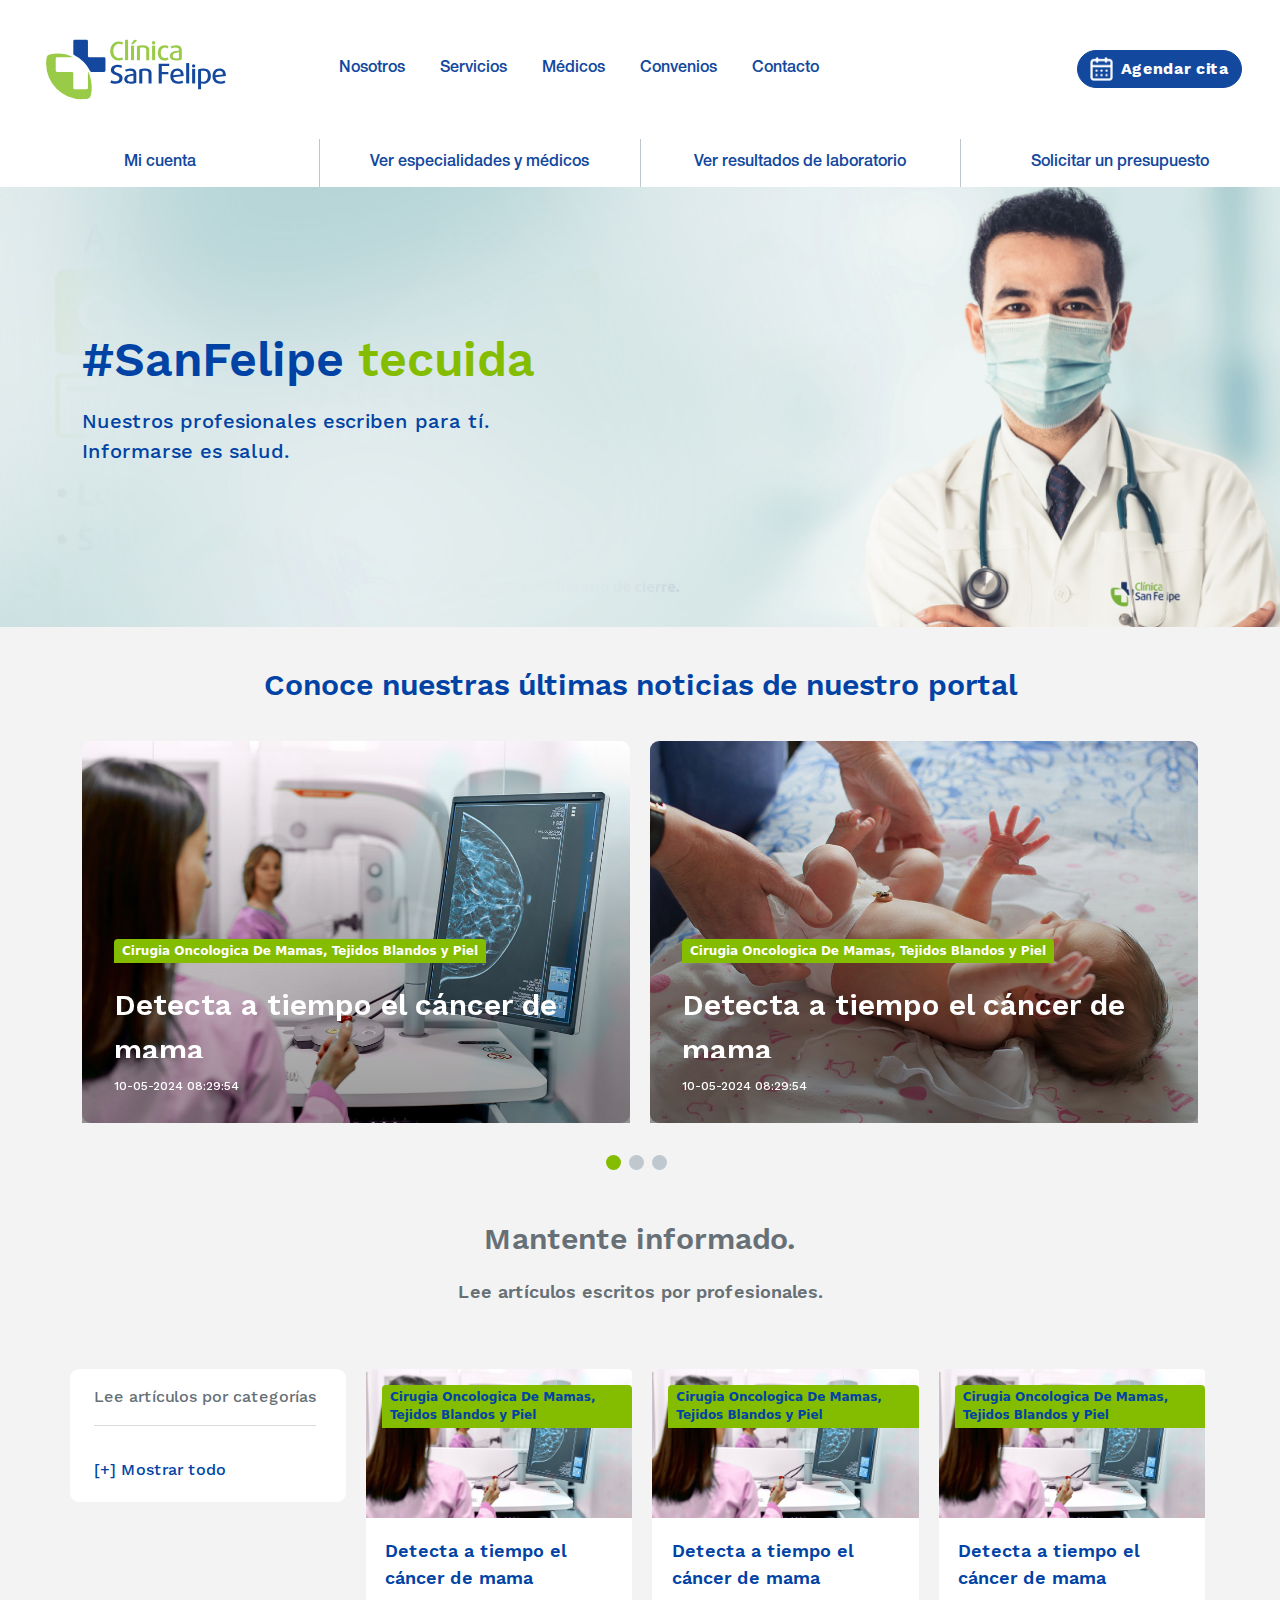
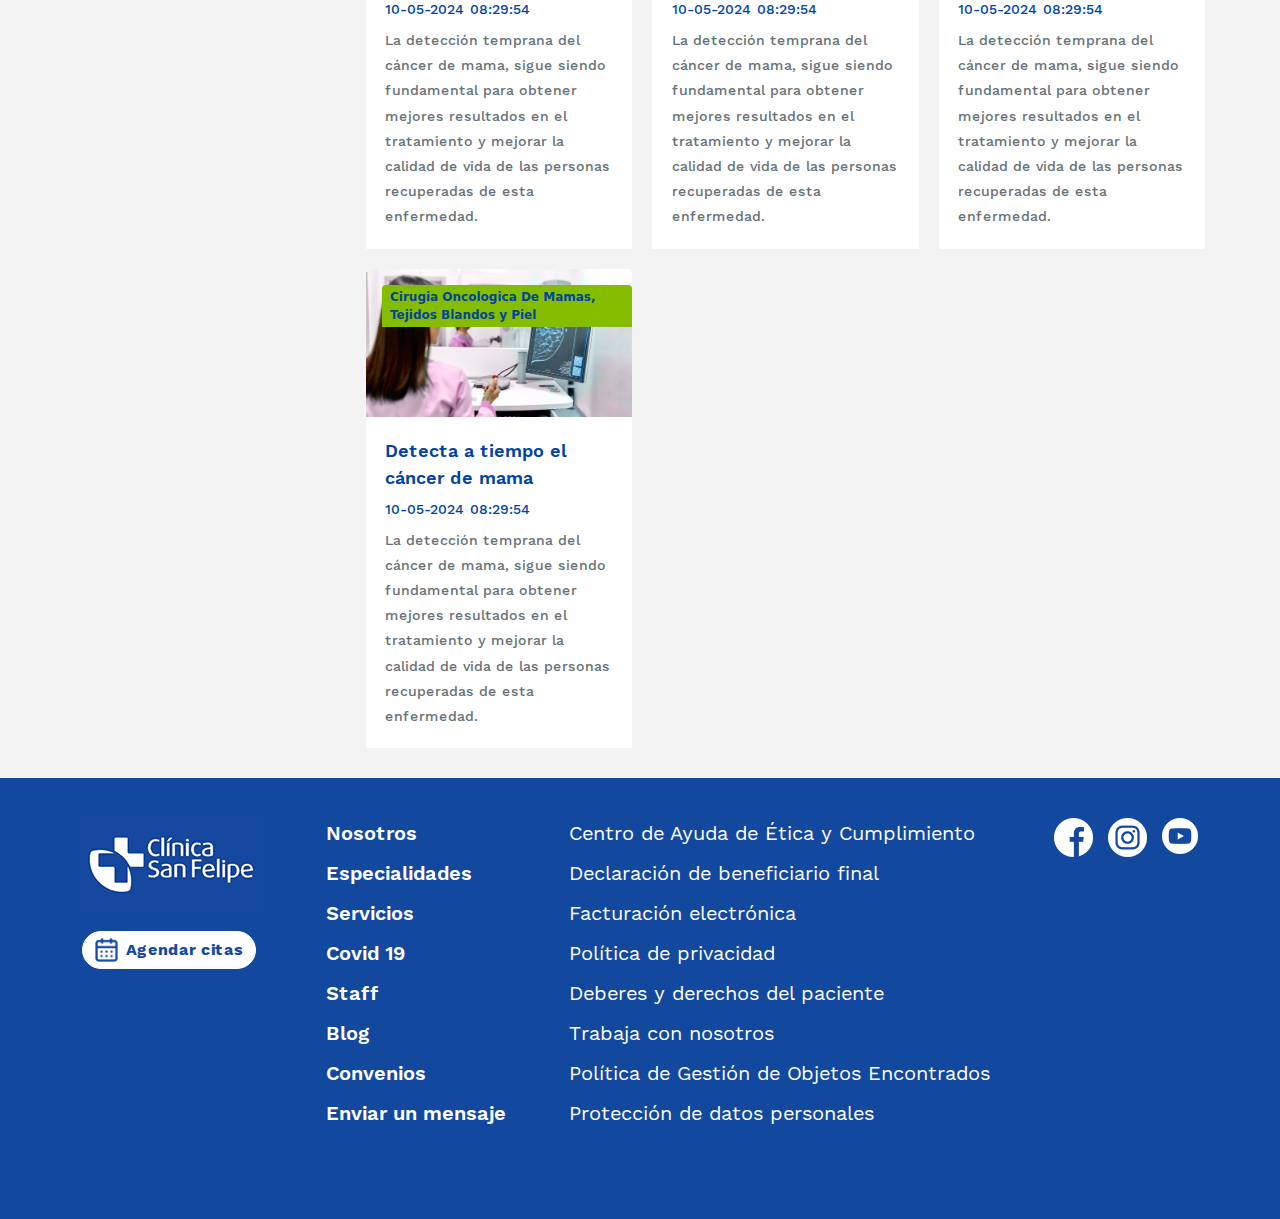
<file: blog.html>
<!DOCTYPE html>
<html lang="en">
<head>
    <meta charset="UTF-8">
    <meta name="viewport" content="width=device-width, initial-scale=1.0">
    <title>Clínica San Felipe una clínica privada que ofrece atención de salud de alta complejidad a sus pacientes. | Clinica San Felipe</title>

    <link rel="stylesheet" href="https://cdnjs.cloudflare.com/ajax/libs/animate.css/4.1.1/animate.min.css"/>

    <script src="https://code.jquery.com/jquery-3.6.0.min.js"></script>

    <link href="https://cdn.jsdelivr.net/npm/bootstrap@5.3.3/dist/css/bootstrap.min.css" rel="stylesheet" integrity="sha384-QWTKZyjpPEjISv5WaRU9OFeRpok6YctnYmDr5pNlyT2bRjXh0JMhjY6hW+ALEwIH" crossorigin="anonymous">
    <script src="https://cdn.jsdelivr.net/npm/bootstrap@5.3.3/dist/js/bootstrap.bundle.min.js" integrity="sha384-YvpcrYf0tY3lHB60NNkmXc5s9fDVZLESaAA55NDzOxhy9GkcIdslK1eN7N6jIeHz" crossorigin="anonymous"></script>
    <script src="js/owl.carousel.min.js"></script>    
    <script src="js/bootstrap-datepicker.js"></script>

    <link rel="stylesheet" href="js/assets/owl.carousel.min.css">
    <link rel="stylesheet" href="js/assets/owl.theme.default.min.css">
    <link rel="stylesheet" href="js/assets/ajax-loader.gif">
    <link rel="stylesheet" href="css/style.css">
    <link rel="stylesheet" href="css/blog.css">
    <link rel="stylesheet" href="css/datepicker.css">
    <link rel="shortcut icon" href="images/favicon.png" type="image/png">

    <script src="js/scripts.js"></script>
    <script src="js/blog.js"></script>
</head>
<body>
    <!-- header -->
    <div class="header">
        <div class="d-flex menu">
            <div class="d-flex align-items-center gap-5">
                <div class="area-logo">
                    <img src="images/nuevo-logo-san-felipe-final-01.svg" alt="logo" class="logo">
                </div>
                <div class="cta-mobile">
                    <a href="" class="btn btn-primary gap-2">
                        <img src="images/calendar.png" alt="" class="animacion-bounce">
                        <span>Agendar cita</span>
                    </a>
                </div>
                <ul class="list-menu">
                    <li class="item"><a href="">Nosotros</a></li>
                    <li class="item"><a href="">Servicios</a></li>
                    <li class="item"><a href="">Médicos</a></li>
                    <li class="item"><a href="">Convenios</a></li>
                    <li class="item"><a href="">Contacto</a></li>
                </ul>
            </div>
            <div class="d-flex align-items-center gap-4">
                <div class="telefono">
                    <a href="tel:012190000">
                        <img src="images/phone.png" alt="">
                        <span>219 0000</span>
                    </a>  
                </div>
                <div class="cta">
                    <a href="" class="btn btn-primary gap-2">
                        <img src="images/calendar.png" alt="" class="animacion-bounce">
                        <span>Agendar cita</span>
                    </a>
                </div>
                 <!-- Botón para mostrar el menú -->
                 <button class="navbar-toggler collapsed" aria-expanded="false" aria-label="Mostrar menú de navegación" aria-controls="menu-mobile">
                    <span class="navbar-toggler-icon"></span>
                </button>
                
                <!-- Menú móvil -->
                <div id="menu-mobile" class="menu-mobile" role="navigation" aria-label="Menú móvil">
                    <button class="btn btn-close" aria-label="Cerrar menú">
                    <span aria-hidden="true">&times;</span>
                    </button>
                    <div class="d-flex flex-column gap-2">
                        <div class="telefono">
                            <a href="tel:012190000" aria-label="Llamar al 219 0000">
                            <img src="images/phone.png" alt="Teléfono">
                            <span>219 0000</span>
                            </a>  
                        </div>
                        <ul class="list-menu" role="menu">
                            <li class="item" role="none"><a href="nosotros.html" role="menuitem">Nosotros</a></li>
                            <li class="item" role="none"><a href="#" role="menuitem">Servicios</a></li>
                            <li class="item" role="none"><a href="#" role="menuitem">Especialidades Médicas</a></li>
                            <li class="item" role="none"><a href="#" role="menuitem">Staff Médico</a></li>
                            <li class="item" role="none"><a href="#" role="menuitem">Resultados de Laboratorio</a></li>
                            <li class="item" role="none"><a href="#" role="menuitem">Médicos</a></li>
                            <li class="item" role="none"><a href="#" role="menuitem">Convenios</a></li>
                            <li class="item" role="none"><a href="#" role="menuitem">Contacto</a></li>
                            <li class="item red" role="none"><a href="#" role="menuitem">COVID-19</a></li>
                        </ul>
                    </div>
                </div>
            </div>
        </div>
        <div class="d-flex submenu">
            <ul class="list-submenu">
                <li class="item"><a href="">Mi cuenta</a></li>
                <li class="item"><a href="">Ver especialidades y médicos</a></li>
                <li class="item"><a href="">Ver resultados de laboratorio</a></li>
                <li class="item"><a href="">Solicitar un presupuesto</a></li>
            </ul>
        </div>
    </div>
    <!-- fin header -->

    <div class="d-flex flex-column px-0 container-csf">
        <!-- banner -->
        <section class="banner-nosotros">
            <div class="container h-100">
                <div class="d-flex banner-nosotros-texto">
                    <h1>#SanFelipe <span class="verde">tecuida</span></h1>
                    <p>Nuestros profesionales escriben para tí. <br>
                        Informarse es salud. </p>
                </div>
            </div>
        </section>
        <!-- fin banner -->
        <!-- servicios -->
        <section class="servicios">
            <div class="container">
                <div class="d-flex servicios-texto">
                    <h2>
                        Conoce nuestras últimas noticias de nuestro portal
                    </h2>
                </div>
            </div>
        </section>
        <!-- fin servicios -->

        <section>
            <div class="container">
                <div class="d-flex formulario-contacto">
                    <div class="owl-carousel owl-theme owl-carousel-ultimas">
                        <div class="item">
                            <div class="d-flex item-ultima" style="background-image: url('images/banner-um-mobile.jpg');">
                                <div class="d-flex item-ultima-texto">
                                    <div class="tag-flotante">
                                        Cirugia Oncologica De Mamas, Tejidos Blandos y Piel
                                    </div>
                                    <div class="item-ultima-titulo">
                                        Detecta a tiempo el cáncer de mama 
                                    </div>
                                    <div class="item-ultima-fecha">
                                        10-05-2024 08:29:54
                                    </div>
                                </div>
                            </div>
                        </div>
                        <div class="item">
                            <div class="d-flex item-ultima" style="background-image: url('images/csf_ppl_web_mobile_que_es_y_como_se_trata_una_hernia_umbilical_0.jpg');">
                                <div class="d-flex item-ultima-texto">
                                    <div class="tag-flotante">
                                        Cirugia Oncologica De Mamas, Tejidos Blandos y Piel
                                    </div>
                                    <div class="item-ultima-titulo">
                                        Detecta a tiempo el cáncer de mama 
                                    </div>
                                    <div class="item-ultima-fecha">
                                        10-05-2024 08:29:54
                                    </div>
                                </div>
                            </div>
                        </div>
                        <div class="item">
                            <div class="d-flex item-ultima" style="background-image: url('images/banner-um-mobile.jpg');">
                                <div class="d-flex item-ultima-texto">
                                    <div class="tag-flotante">
                                        Cirugia Oncologica De Mamas, Tejidos Blandos y Piel
                                    </div>
                                    <div class="item-ultima-titulo">
                                        Detecta a tiempo el cáncer de mama 
                                    </div>
                                    <div class="item-ultima-fecha">
                                        10-05-2024 08:29:54
                                    </div>
                                </div>
                            </div>
                        </div>
                        <div class="item">
                            <div class="d-flex item-ultima" style="background-image: url('images/csf_ppl_web_mobile_que_es_y_como_se_trata_una_hernia_umbilical_0.jpg');">
                                <div class="d-flex item-ultima-texto">
                                    <div class="tag-flotante">
                                        Cirugia Oncologica De Mamas, Tejidos Blandos y Piel
                                    </div>
                                    <div class="item-ultima-titulo">
                                        Detecta a tiempo el cáncer de mama 
                                    </div>
                                    <div class="item-ultima-fecha">
                                        10-05-2024 08:29:54
                                    </div>
                                </div>
                            </div>
                        </div>
                        <div class="item">
                            <div class="d-flex item-ultima" style="background-image: url('images/csf_ppl_web_mobile_que_es_y_como_se_trata_una_hernia_umbilical_0.jpg');">
                                <div class="d-flex item-ultima-texto">
                                    <div class="tag-flotante">
                                        Cirugia Oncologica De Mamas, Tejidos Blandos y Piel
                                    </div>
                                    <div class="item-ultima-titulo">
                                        Detecta a tiempo el cáncer de mama 
                                    </div>
                                    <div class="item-ultima-fecha">
                                        10-05-2024 08:29:54
                                    </div>
                                </div>
                            </div>
                        </div>
                        <div class="item">
                            <div class="d-flex item-ultima" style="background-image: url('images/csf_ppl_web_mobile_que_es_y_como_se_trata_una_hernia_umbilical_0.jpg');">
                                <div class="d-flex item-ultima-texto">
                                    <div class="tag-flotante">
                                        Cirugia Oncologica De Mamas, Tejidos Blandos y Piel
                                    </div>
                                    <div class="item-ultima-titulo">
                                        Detecta a tiempo el cáncer de mama 
                                    </div>
                                    <div class="item-ultima-fecha">
                                        10-05-2024 08:29:54
                                    </div>
                                </div>
                            </div>
                        </div>
                    </div>
                </div>
            </div>
        </section>

        <section>
            <div class="container">
                <div class="d-flex texto-articulos">
                    <h2>
                        Mantente informado.
                    </h2>
                    <p>
                        Lee artículos escritos por profesionales.
                    </p>
                </div>
            </div>
        </section>


         <!-- noticias -->
         <section class="">
            <div class="container container-tags">

                <div class="mobile-filter">
                    <h4>
                        Salud también es estar informado. Visita todos nuestros articulos
                    </h4>
                    <div class="d-flex">
                        <div class="info">
                            Encuentra el artículo que buscas
                        </div>
                        <select name="" id="" class="filtros">
                            <option value="">--Filtrar--</option>
                            <option value="Anestesiologia">Anestesiologia</option>
                            <option value="Cardiologia">Cardiologia</option>
                            <option value="ardiologia Pediatrica">Cardiologia Pediatrica</option>
                            <option value="Cirugia Cardiovascular Pediatrica">Cirugia Cardiovascular Pediatrica</option>
                        </select>
                    </div>
                </div>

                <aside class="d-flex tags">
                    <ul class="list-tags">
                        <li>
                            Lee artículos por categorías
                            <hr>
                        </li>
                        <li>
                            <a href="#" class="colapsar">
                                <div class="mas">[+] Mostrar todo</div>
                                <div class="menos ocultar">[-] Ocultar todo</div>
                            </a>
                        </li>
                        <li class="tag ocultar"><a href="#" class="">Anestesiologia</a></li>
                        <li class="tag ocultar"><a href="#" class="">Cardiologia</a></li>
                        <li class="tag ocultar"><a href="#" class="">Cardiologia Pediatrica</a></li>
                        <li class="tag ocultar"><a href="#" class="">Cirugia Cardiovascular Pediatrica</a></li>
                    </ul>
                </aside>
                <div class="d-flex contenido-items">
                    
                    <a class="d-flex flex-column blog-item" href="">
                        <div class="tag">
                            Cirugia Oncologica De Mamas, Tejidos Blandos y Piel
                        </div>
                        <div class="d-flex blog-img">
                            <img src="images/banner-blog-item.jpeg" alt="">
                        </div>
                        <div class="d-flex flex-column blog-detalles">
                            <div class="blog-titulo">
                                Detecta a tiempo el cáncer de mama
                            </div>
                            <div class="blog-fecha">
                                10-05-2024 08:29:54
                            </div>
                            <div class="blog-extracto">
                                La detección temprana del cáncer de mama, sigue siendo fundamental
                                 para obtener mejores resultados en el tratamiento y mejorar la 
                                 calidad de vida de las personas recuperadas de esta enfermedad.
                            </div>
                        </div>
                    </a>

                    <a class="d-flex flex-column blog-item" href="">
                        <div class="tag">
                            Cirugia Oncologica De Mamas, Tejidos Blandos y Piel
                        </div>
                        <div class="d-flex blog-img">
                            <img src="images/banner-blog-item.jpeg" alt="">
                        </div>
                        <div class="d-flex flex-column blog-detalles">
                            <div class="blog-titulo">
                                Detecta a tiempo el cáncer de mama
                            </div>
                            <div class="blog-fecha">
                                10-05-2024 08:29:54
                            </div>
                            <div class="blog-extracto">
                                La detección temprana del cáncer de mama, sigue siendo fundamental
                                 para obtener mejores resultados en el tratamiento y mejorar la 
                                 calidad de vida de las personas recuperadas de esta enfermedad.
                            </div>
                        </div>
                    </a>

                    <a class="d-flex flex-column blog-item" href="">
                        <div class="tag">
                            Cirugia Oncologica De Mamas, Tejidos Blandos y Piel
                        </div>
                        <div class="d-flex blog-img">
                            <img src="images/banner-blog-item.jpeg" alt="">
                        </div>
                        <div class="d-flex flex-column blog-detalles">
                            <div class="blog-titulo">
                                Detecta a tiempo el cáncer de mama
                            </div>
                            <div class="blog-fecha">
                                10-05-2024 08:29:54
                            </div>
                            <div class="blog-extracto">
                                La detección temprana del cáncer de mama, sigue siendo fundamental
                                 para obtener mejores resultados en el tratamiento y mejorar la 
                                 calidad de vida de las personas recuperadas de esta enfermedad.
                            </div>
                        </div>
                    </a>

                    <a class="d-flex flex-column blog-item" href="">
                        <div class="tag">
                            Cirugia Oncologica De Mamas, Tejidos Blandos y Piel
                        </div>
                        <div class="d-flex blog-img">
                            <img src="images/banner-blog-item.jpeg" alt="">
                        </div>
                        <div class="d-flex flex-column blog-detalles">
                            <div class="blog-titulo">
                                Detecta a tiempo el cáncer de mama
                            </div>
                            <div class="blog-fecha">
                                10-05-2024 08:29:54
                            </div>
                            <div class="blog-extracto">
                                La detección temprana del cáncer de mama, sigue siendo fundamental
                                 para obtener mejores resultados en el tratamiento y mejorar la 
                                 calidad de vida de las personas recuperadas de esta enfermedad.
                            </div>
                        </div>
                    </a>
                   
                </div>
            </div>
        </section>
        <!-- fin noticias -->

        
    </div>

    <!-- footer --> 
    <div class="footer">
        <div class="container container-footer">
            <div class="d-flex footer-col w-150px">
                <img src="images/logo2.png" alt="">
                <div class="cta">
                    <a href="" class="btn btn-primary-basic gap-2">
                        <img src="images/calendar.png" alt="" class="animacion-bounce">
                        <span>Agendar citas</span>
                    </a>
                </div>
            </div>
            <div class="d-flex footer-col w-150px">
                <ul class="list-footer">
                    <li class="item"><a href="">Nosotros</a></li>
                    <li class="item"><a href="">Especialidades</a></li>
                    <li class="item"><a href="">Servicios</a></li>
                    <li class="item"><a href="">Covid 19</a></li>
                    <li class="item"><a href="">Staff</a></li>
                    <li class="item"><a href="">Blog</a></li>
                    <li class="item"><a href="">Convenios</a></li>
                    <li class="item"><a href="">Enviar un mensaje</a></li>
                </ul>
            </div>
            <div class="d-flex footer-col">
                <ul class="list-footer-2">
                    <li class="item"><a href="">Centro de Ayuda de Ética y Cumplimiento</a></li>
                    <li class="item"><a href="">Declaración de beneficiario final</a></li>
                    <li class="item"><a href="">Facturación electrónica</a></li>
                    <li class="item"><a href="">Política de privacidad</a></li>
                    <li class="item"><a href="">Deberes y derechos del paciente</a></li>
                    <li class="item"><a href="">Trabaja con nosotros</a></li>
                    <li class="item"><a href="">Política de Gestión de Objetos Encontrados</a></li>
                    <li class="item"><a href="">Protección de datos personales</a></li>
                </ul>
            </div>
            <div class="d-flex footer-col">
                <div class="rrss">
                    <a href=""><img src="images/fb2.png" alt=""></a>
                    <a href=""><img src="images/insta2.png" alt=""></a>
                    <a href=""><img src="images/ytb2.png" alt=""></a>
                </div>
                <div class="cta-mobile">
                    <a href="" class="btn btn-primary-basic gap-2 px-4 py-2">
                        <img src="images/calendar.png" alt="" class="animacion-bounce">
                        <span>Agendar citas</span>
                    </a>
                </div>
            </div>
        </div>

    </div>
    <!-- fin footer -->

    <div class="scroll-to-top">
        <img src="images/arrow-grey.png" alt="" class="w-75">
    </div>

</body>
</html>
</file>
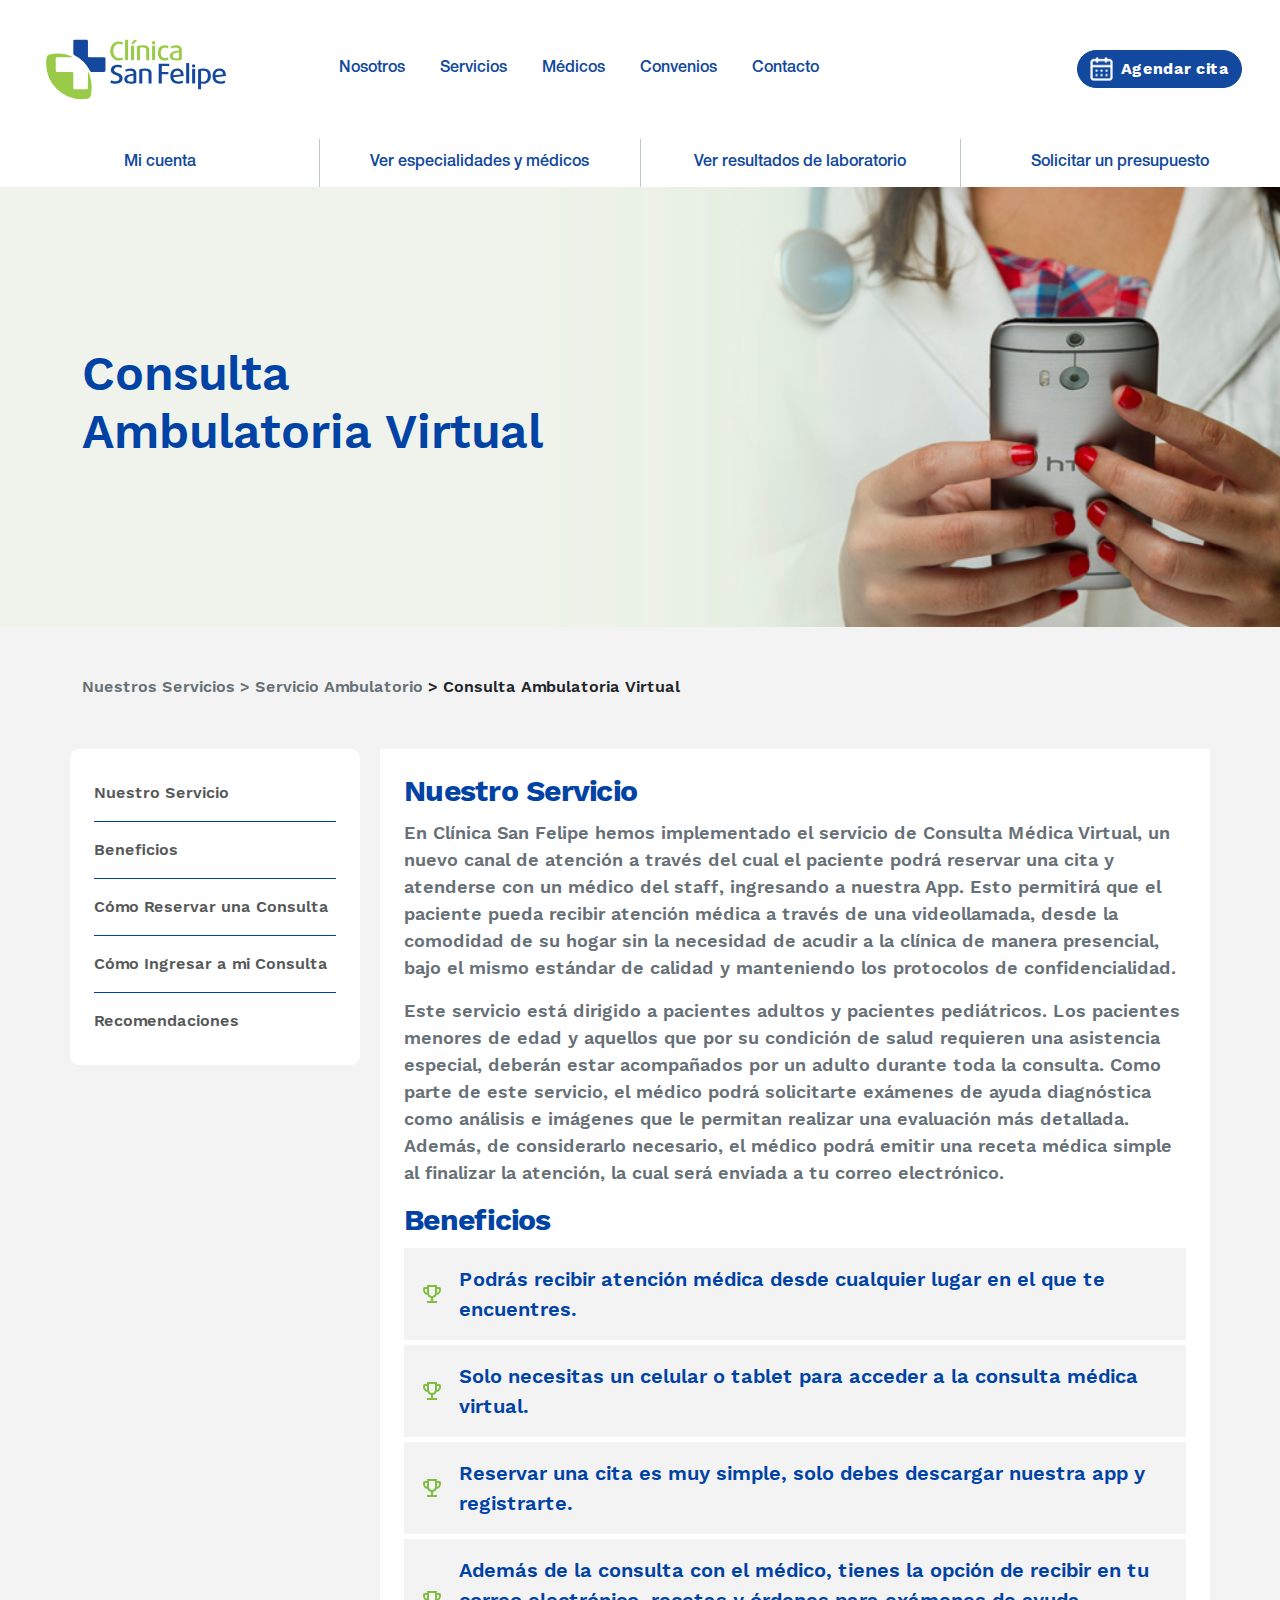
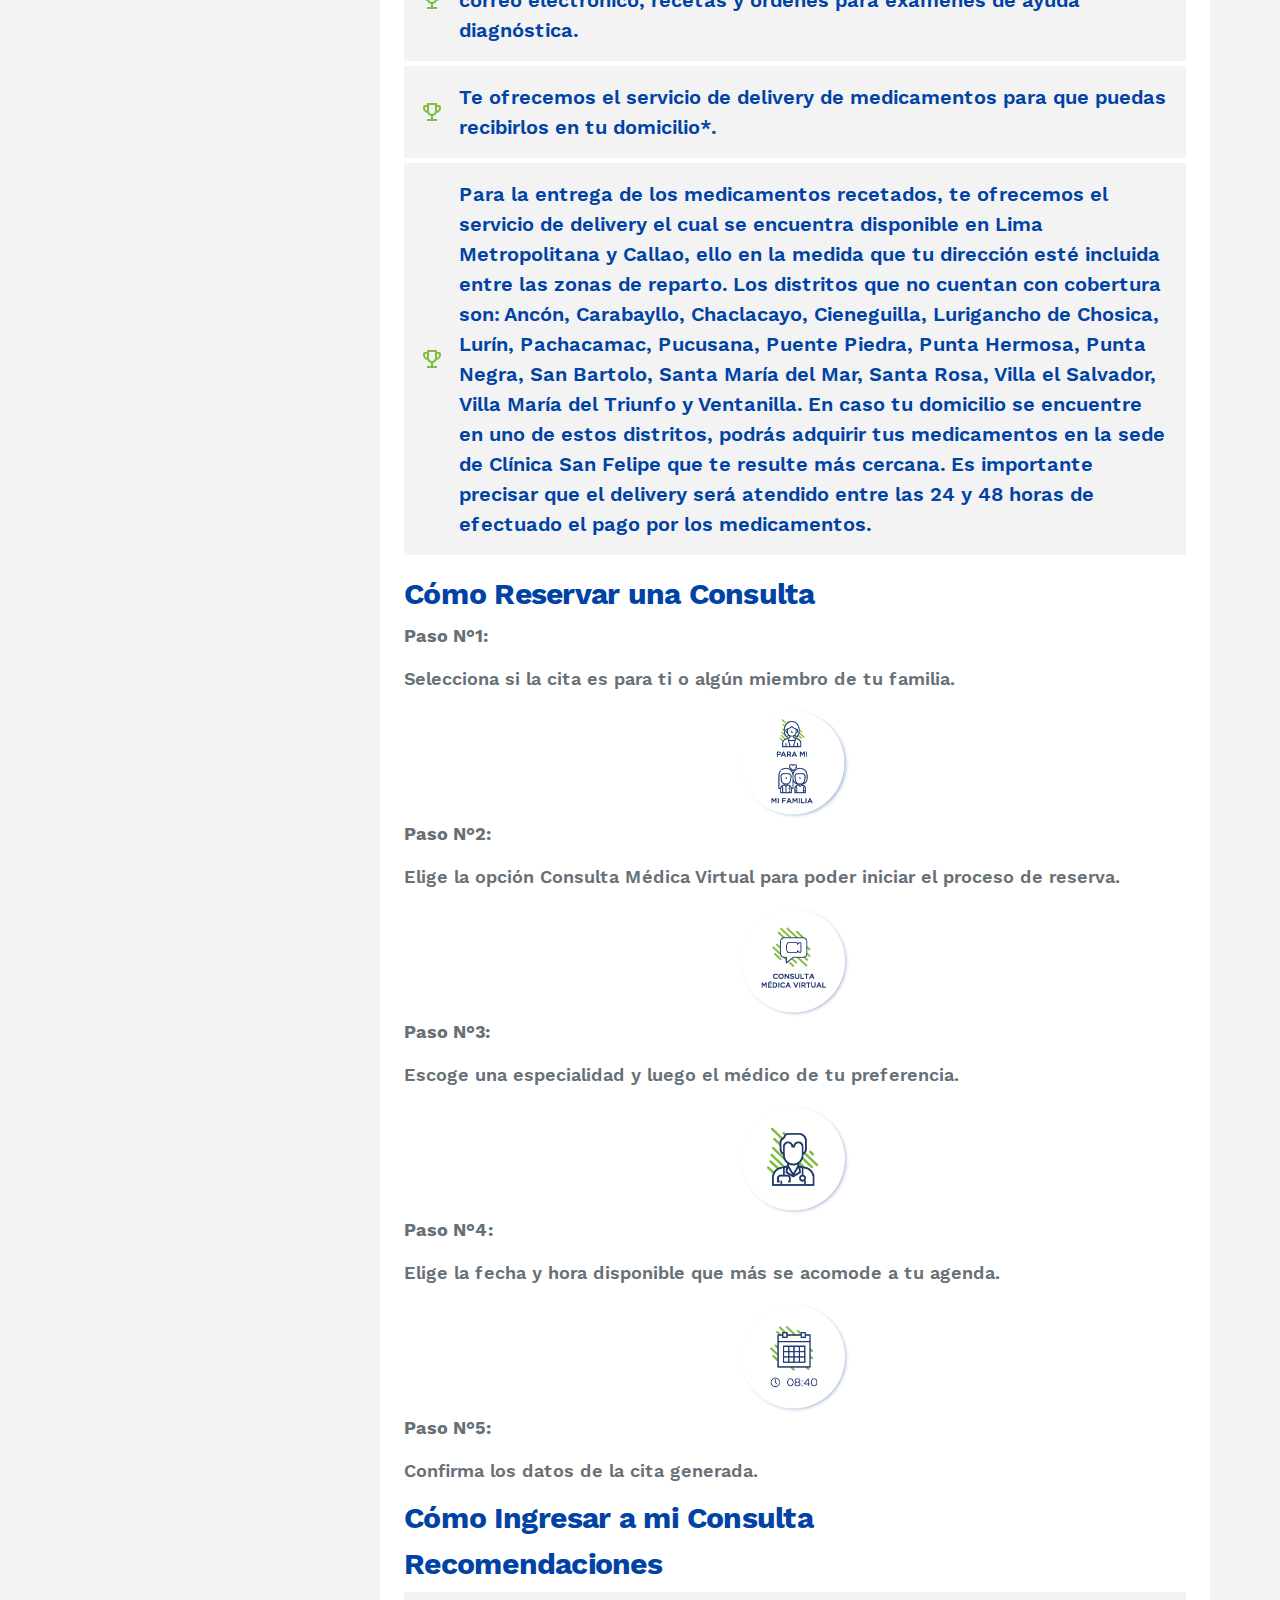
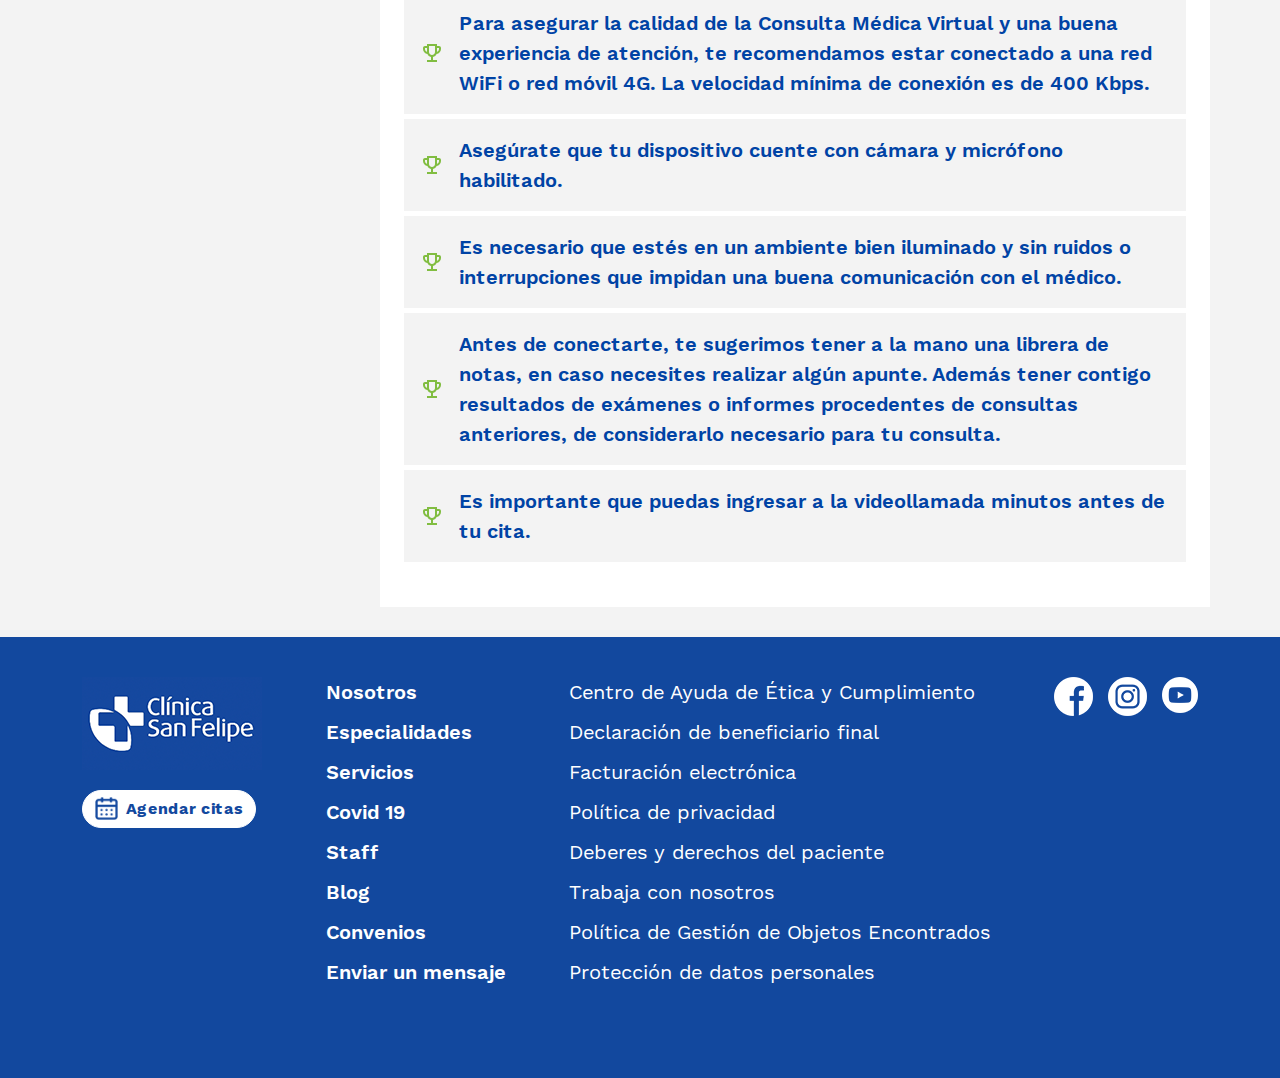
<file: consulta-ambulatoria-virtual.html>
<!DOCTYPE html>
<html lang="en">
<head>
    <meta charset="UTF-8">
    <meta name="viewport" content="width=device-width, initial-scale=1.0">
    <title>Clínica San Felipe una clínica privada que ofrece atención de salud de alta complejidad a sus pacientes. | Clinica San Felipe</title>

    <link rel="stylesheet" href="https://cdnjs.cloudflare.com/ajax/libs/animate.css/4.1.1/animate.min.css"/>

    <script src="https://code.jquery.com/jquery-3.6.0.min.js"></script>

    <link href="https://cdn.jsdelivr.net/npm/bootstrap@5.3.3/dist/css/bootstrap.min.css" rel="stylesheet" integrity="sha384-QWTKZyjpPEjISv5WaRU9OFeRpok6YctnYmDr5pNlyT2bRjXh0JMhjY6hW+ALEwIH" crossorigin="anonymous">
    <script src="https://cdn.jsdelivr.net/npm/bootstrap@5.3.3/dist/js/bootstrap.bundle.min.js" integrity="sha384-YvpcrYf0tY3lHB60NNkmXc5s9fDVZLESaAA55NDzOxhy9GkcIdslK1eN7N6jIeHz" crossorigin="anonymous"></script>
    <script src="js/owl.carousel.min.js"></script>    

    <link rel="stylesheet" href="js/assets/owl.carousel.min.css">
    <link rel="stylesheet" href="js/assets/owl.theme.default.min.css">
    <link rel="stylesheet" href="js/assets/ajax-loader.gif">
    <link rel="stylesheet" href="css/style.css">
    <link rel="stylesheet" href="css/detalle-servicio.css">
    <link rel="shortcut icon" href="images/favicon.png" type="image/png">

    <script src="js/scripts.js"></script>
</head>
<body>
    <!-- header -->
    <div class="header">
        <div class="d-flex menu">
            <div class="d-flex align-items-center gap-5">
                <div class="area-logo">
                    <img src="images/nuevo-logo-san-felipe-final-01.svg" alt="logo" class="logo">
                </div>
                <div class="cta-mobile">
                    <a href="" class="btn btn-primary gap-2">
                        <img src="images/calendar.png" alt="" class="animacion-bounce">
                        <span>Agendar cita</span>
                    </a>
                </div>
                <ul class="list-menu">
                    <li class="item"><a href="">Nosotros</a></li>
                    <li class="item"><a href="">Servicios</a></li>
                    <li class="item"><a href="">Médicos</a></li>
                    <li class="item"><a href="">Convenios</a></li>
                    <li class="item"><a href="">Contacto</a></li>
                </ul>
            </div>
            <div class="d-flex align-items-center gap-4">
                <div class="telefono">
                    <a href="tel:012190000">
                        <img src="images/phone.png" alt="">
                        <span>219 0000</span>
                    </a>  
                </div>
                <div class="cta">
                    <a href="" class="btn btn-primary gap-2">
                        <img src="images/calendar.png" alt="" class="animacion-bounce">
                        <span>Agendar cita</span>
                    </a>
                </div>
                 <!-- Botón para mostrar el menú -->
                 <button class="navbar-toggler collapsed" aria-expanded="false" aria-label="Mostrar menú de navegación" aria-controls="menu-mobile">
                    <span class="navbar-toggler-icon"></span>
                </button>
                
                <!-- Menú móvil -->
                <div id="menu-mobile" class="menu-mobile" role="navigation" aria-label="Menú móvil">
                    <button class="btn btn-close" aria-label="Cerrar menú">
                    <span aria-hidden="true">&times;</span>
                    </button>
                    <div class="d-flex flex-column gap-2">
                        <div class="telefono">
                            <a href="tel:012190000" aria-label="Llamar al 219 0000">
                            <img src="images/phone.png" alt="Teléfono">
                            <span>219 0000</span>
                            </a>  
                        </div>
                        <ul class="list-menu" role="menu">
                            <li class="item" role="none"><a href="nosotros.html" role="menuitem">Nosotros</a></li>
                            <li class="item" role="none"><a href="#" role="menuitem">Servicios</a></li>
                            <li class="item" role="none"><a href="#" role="menuitem">Especialidades Médicas</a></li>
                            <li class="item" role="none"><a href="#" role="menuitem">Staff Médico</a></li>
                            <li class="item" role="none"><a href="#" role="menuitem">Resultados de Laboratorio</a></li>
                            <li class="item" role="none"><a href="#" role="menuitem">Médicos</a></li>
                            <li class="item" role="none"><a href="#" role="menuitem">Convenios</a></li>
                            <li class="item" role="none"><a href="#" role="menuitem">Contacto</a></li>
                            <li class="item red" role="none"><a href="#" role="menuitem">COVID-19</a></li>
                        </ul>
                    </div>
                </div>
                
            </div>
        </div>
        <div class="d-flex submenu">
            <ul class="list-submenu">
                <li class="item"><a href="">Mi cuenta</a></li>
                <li class="item"><a href="">Ver especialidades y médicos</a></li>
                <li class="item"><a href="">Ver resultados de laboratorio</a></li>
                <li class="item"><a href="">Solicitar un presupuesto</a></li>
            </ul>
        </div>
    </div>
    <!-- fin header -->

    <div class="d-flex flex-column px-0 container-csf">
       <!-- banner -->
       <section class="banner-nosotros">
            <div class="container h-100">
                <div class="d-flex banner-nosotros-texto">
                    <h1>Consulta Ambulatoria Virtual</h1>
                </div>
            </div>
        </section>
        <!-- fin banner -->
        <!-- breadcrumbs -->
        <section class="">
            <div class="container">
                <div class="d-flex breadcrumbs">
                    <a href="" class="bc-link">Nuestros Servicios</a>
                    <span>
                        <a href="" class="bc-link"> > Servicio Ambulatorio</a>
                         >  Consulta Ambulatoria Virtual
                    </span>
                    
                </div>
            </div>
        </section>
        <!-- fin breadcrumbs -->
        <!-- breadcrumbs -->
        <section class="">
            <div class="container container-tags">
                <aside class="d-flex tags">
                    <ul class="list-tags">
                        <li><a href="#nuestro-servicio" class="">Nuestro Servicio</a></li>
                        <li><a href="#beneficios" class="">Beneficios</a></li>
                        <li><a href="#reservar" class="">Cómo Reservar una Consulta</a></li>
                        <li><a href="#ingresar" class="">Cómo Ingresar a mi Consulta</a></li>
                        <li><a href="#recomendar" class="">Recomendaciones</a></li>
                    </ul>
                </aside>
                <div class="d-flex contenido-servicio bg-white">


                    <h4 id="nuestro-servicio">Nuestro Servicio</h4>
                    <p>
                        En Clínica San Felipe hemos implementado el servicio de Consulta Médica Virtual, 
                        un nuevo canal de atención a través del cual el paciente podrá reservar una cita y
                         atenderse con un médico del staff, ingresando a nuestra App. Esto permitirá que 
                         el paciente pueda recibir atención médica a través de una videollamada, desde 
                         la comodidad de su hogar sin la necesidad de acudir a la clínica de manera 
                         presencial, bajo el mismo estándar de calidad y manteniendo los protocolos de confidencialidad.
                    </p>
                    <p>
                        Este servicio está dirigido a pacientes adultos y  pacientes pediátricos. 
                        Los pacientes menores de edad y aquellos que por su condición de salud requieren 
                        una asistencia especial, deberán estar acompañados por un adulto durante toda la 
                        consulta. Como parte de este servicio, el médico podrá solicitarte exámenes de ayuda 
                        diagnóstica como análisis e imágenes que le permitan realizar una evaluación más 
                        detallada. Además, de considerarlo necesario, el médico podrá emitir una receta
                         médica simple al finalizar la atención, la cual será enviada a tu correo electrónico.
                    </p>


                    <h4 id="beneficios">Beneficios</h4>
                    <ul class="list-tag">
                        <li>
                            <img src="images/item-lista.svg" alt="">
                            <span>Podrás recibir atención médica desde cualquier lugar en el que te encuentres.</span>
                        </li>
                        <li>
                            <img src="images/item-lista.svg" alt="">
                            <span>Solo necesitas un celular o tablet para acceder a la consulta médica virtual.</span>
                        </li>
                        <li>
                            <img src="images/item-lista.svg" alt="">
                            <span>Reservar una cita es muy simple, solo debes descargar nuestra app y registrarte.</span>
                        </li>
                        <li>
                            <img src="images/item-lista.svg" alt="">
                            <span>Además de la consulta con el médico, tienes la opción de recibir en tu correo electrónico, 
                                recetas y órdenes para exámenes de ayuda diagnóstica.</span>
                        </li>
                        <li>
                            <img src="images/item-lista.svg" alt="">
                            <span>Te ofrecemos el servicio de delivery de medicamentos para que puedas recibirlos en tu domicilio*.</span>
                        </li>
                        <li>
                            <img src="images/item-lista.svg" alt="">
                            <span>Para la entrega de los medicamentos recetados, te ofrecemos el servicio de delivery el cual 
                                se encuentra disponible en Lima Metropolitana y Callao, ello en la medida que tu dirección 
                                esté incluida entre las zonas de reparto. Los distritos que no cuentan con cobertura son: 
                                Ancón, Carabayllo, Chaclacayo, Cieneguilla, Lurigancho de Chosica, Lurín, Pachacamac, Pucusana, 
                                Puente Piedra, Punta Hermosa, Punta Negra, San Bartolo, Santa María del Mar, Santa Rosa, 
                                Villa el Salvador, Villa María del Triunfo y Ventanilla. En caso tu domicilio se encuentre 
                                en uno de estos distritos, podrás adquirir tus medicamentos en la sede de Clínica San Felipe 
                                que te resulte más cercana. Es importante precisar que el delivery será atendido entre las 24 
                                y 48 horas de efectuado el pago por los medicamentos.</span>
                        </li>
                    </ul>


                    <h4 id="reservar">Cómo Reservar una Consulta</h4>
                    <p class="strong">Paso N°1:</p>
                    <p>
                        Selecciona si la cita es para ti o algún miembro de tu familia.
                    </p>
                    <div class="d-flex justify-content-center">
                        <img src="images/vector-duo.png" alt="" class="img-reservar">
                    </div>
                    <p class="strong">Paso N°2:</p>
                    <p>
                        Elige la opción Consulta Médica Virtual para poder iniciar el proceso de reserva.
                    </p>
                    <div class="d-flex justify-content-center">
                        <img src="images/2_consulta.png" alt="" class="img-reservar">
                    </div>
                    <p class="strong">Paso N°3:</p>
                    <p>
                        Escoge una especialidad y luego el médico de tu preferencia.
                    </p>
                    <div class="d-flex justify-content-center">
                        <img src="images/3_especialidad.png" alt="" class="img-reservar">
                    </div>
                    <p class="strong">Paso N°4:</p>
                    <p>
                        Elige la fecha y hora disponible que más se acomode a tu agenda.
                    </p>
                    <div class="d-flex justify-content-center">
                        <img src="images/4_fecha.png" alt="" class="img-reservar">
                    </div>
                    <p class="strong">Paso N°5:</p>
                    <p>
                        Confirma los datos de la cita generada.
                    </p>


                    <h4 id="ingresar">Cómo Ingresar a mi Consulta</h4>
                    <h4 id="recomendar">Recomendaciones</h4>
                    <ul class="list-tag">
                        <li>
                            <img src="images/item-lista.svg" alt="">
                            <span>Para asegurar la calidad de la Consulta Médica Virtual y una buena experiencia de atención,
                                 te recomendamos estar conectado a una red WiFi o red móvil 4G. La velocidad mínima de 
                                 conexión es de 400 Kbps.</span>
                        </li>
                        <li>
                            <img src="images/item-lista.svg" alt="">
                            <span>Asegúrate que tu dispositivo cuente con cámara y micrófono habilitado.</span>
                        </li>
                        <li>
                            <img src="images/item-lista.svg" alt="">
                            <span>Es necesario que estés en un ambiente bien iluminado y sin ruidos o interrupciones que 
                                impidan una buena comunicación con el médico.</span>
                        </li>
                        <li>
                            <img src="images/item-lista.svg" alt="">
                            <span>Antes de conectarte, te sugerimos tener a la mano una librera de notas, en caso necesites 
                                realizar algún apunte. Además tener contigo resultados de exámenes o informes procedentes 
                                de consultas anteriores, de considerarlo necesario para tu consulta.</span>
                        </li>
                        <li>
                            <img src="images/item-lista.svg" alt="">
                            <span>Es importante que puedas ingresar a la videollamada minutos antes de tu cita.</span>
                        </li>
                    </ul>
                </div>
            </div>
        </section>
        <!-- fin breadcrumbs -->
        
    </div>

    <!-- footer --> 
    <div class="footer">
        <div class="container container-footer">
            <div class="d-flex footer-col w-150px">
                <img src="images/logo2.png" alt="">
                <div class="cta">
                    <a href="" class="btn btn-primary-basic gap-2">
                        <img src="images/calendar.png" alt="" class="animacion-bounce">
                        <span>Agendar citas</span>
                    </a>
                </div>
            </div>
            <div class="d-flex footer-col w-150px">
                <ul class="list-footer">
                    <li class="item"><a href="">Nosotros</a></li>
                    <li class="item"><a href="">Especialidades</a></li>
                    <li class="item"><a href="">Servicios</a></li>
                    <li class="item"><a href="">Covid 19</a></li>
                    <li class="item"><a href="">Staff</a></li>
                    <li class="item"><a href="">Blog</a></li>
                    <li class="item"><a href="">Convenios</a></li>
                    <li class="item"><a href="">Enviar un mensaje</a></li>
                </ul>
            </div>
            <div class="d-flex footer-col">
                <ul class="list-footer-2">
                    <li class="item"><a href="">Centro de Ayuda de Ética y Cumplimiento</a></li>
                    <li class="item"><a href="">Declaración de beneficiario final</a></li>
                    <li class="item"><a href="">Facturación electrónica</a></li>
                    <li class="item"><a href="">Política de privacidad</a></li>
                    <li class="item"><a href="">Deberes y derechos del paciente</a></li>
                    <li class="item"><a href="">Trabaja con nosotros</a></li>
                    <li class="item"><a href="">Política de Gestión de Objetos Encontrados</a></li>
                    <li class="item"><a href="">Protección de datos personales</a></li>
                </ul>
            </div>
            <div class="d-flex footer-col">
                <div class="rrss">
                    <a href=""><img src="images/fb2.png" alt=""></a>
                    <a href=""><img src="images/insta2.png" alt=""></a>
                    <a href=""><img src="images/ytb2.png" alt=""></a>
                </div>
                <div class="cta-mobile">
                    <a href="" class="btn btn-primary-basic gap-2 px-4 py-2">
                        <img src="images/calendar.png" alt="" class="animacion-bounce">
                        <span>Agendar citas</span>
                    </a>
                </div>
            </div>
        </div>

    </div>
    <!-- fin footer -->

    <div class="scroll-to-top">
        <img src="images/arrow-grey.png" alt="" class="w-75">
    </div>
</body>
</html>
</file>
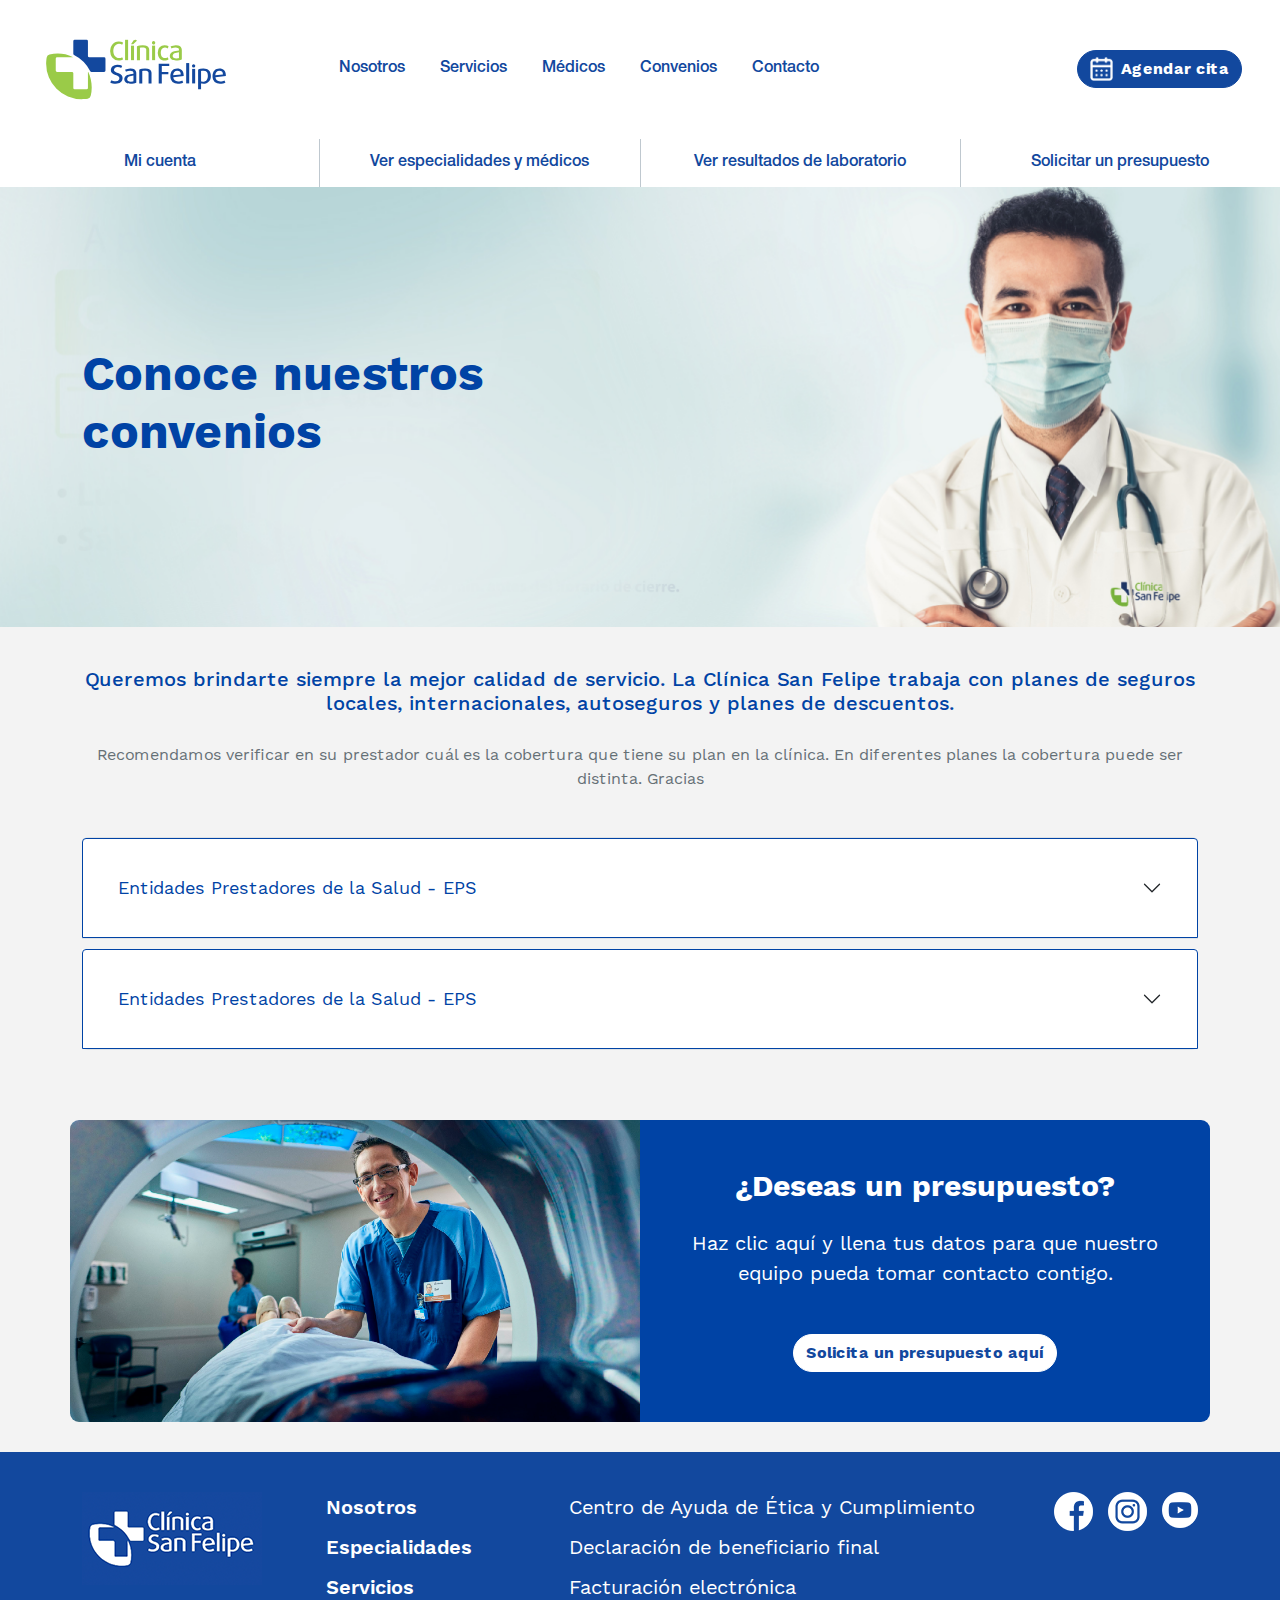
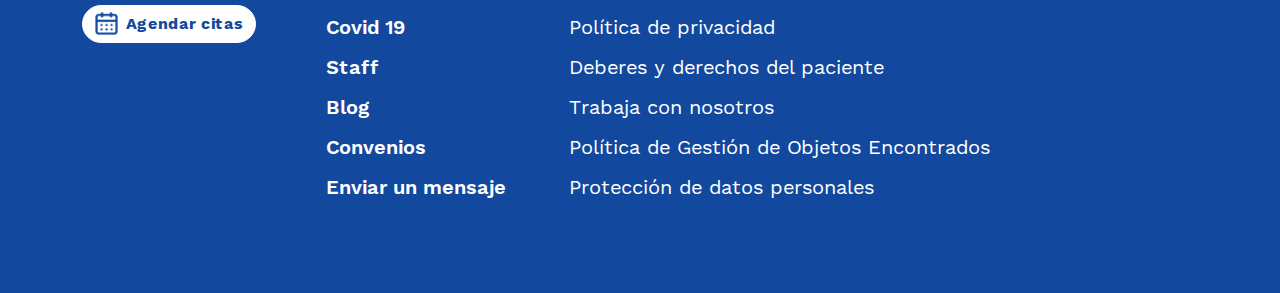
<file: consulta-de-cobertura.html>
<!DOCTYPE html>
<html lang="en">
<head>
    <meta charset="UTF-8">
    <meta name="viewport" content="width=device-width, initial-scale=1.0">
    <title>Clínica San Felipe una clínica privada que ofrece atención de salud de alta complejidad a sus pacientes. | Clinica San Felipe</title>

    <link rel="stylesheet" href="https://cdnjs.cloudflare.com/ajax/libs/animate.css/4.1.1/animate.min.css"/>

    <script src="https://code.jquery.com/jquery-3.6.0.min.js"></script>

    <link href="https://cdn.jsdelivr.net/npm/bootstrap@5.3.3/dist/css/bootstrap.min.css" rel="stylesheet" integrity="sha384-QWTKZyjpPEjISv5WaRU9OFeRpok6YctnYmDr5pNlyT2bRjXh0JMhjY6hW+ALEwIH" crossorigin="anonymous">
    <script src="https://cdn.jsdelivr.net/npm/bootstrap@5.3.3/dist/js/bootstrap.bundle.min.js" integrity="sha384-YvpcrYf0tY3lHB60NNkmXc5s9fDVZLESaAA55NDzOxhy9GkcIdslK1eN7N6jIeHz" crossorigin="anonymous"></script>
    <script src="js/owl.carousel.min.js"></script>    

    <link rel="stylesheet" href="js/assets/owl.carousel.min.css">
    <link rel="stylesheet" href="js/assets/owl.theme.default.min.css">
    <link rel="stylesheet" href="js/assets/ajax-loader.gif">
    <link rel="stylesheet" href="css/style.css">
    <link rel="stylesheet" href="css/convenios.css">
    <link rel="shortcut icon" href="images/favicon.png" type="image/png">

    <script src="js/scripts.js"></script>
</head>
<body>
    <!-- header -->
    <div class="header">
        <div class="d-flex menu">
            <div class="d-flex align-items-center gap-5">
                <div class="area-logo">
                    <img src="images/nuevo-logo-san-felipe-final-01.svg" alt="logo" class="logo">
                </div>
                <div class="cta-mobile">
                    <a href="" class="btn btn-primary gap-2">
                        <img src="images/calendar.png" alt="" class="animacion-bounce">
                        <span>Agendar cita</span>
                    </a>
                </div>
                <ul class="list-menu">
                    <li class="item"><a href="">Nosotros</a></li>
                    <li class="item"><a href="">Servicios</a></li>
                    <li class="item"><a href="">Médicos</a></li>
                    <li class="item"><a href="">Convenios</a></li>
                    <li class="item"><a href="">Contacto</a></li>
                </ul>
            </div>
            <div class="d-flex align-items-center gap-4">
                <div class="telefono">
                    <a href="tel:012190000">
                        <img src="images/phone.png" alt="">
                        <span>219 0000</span>
                    </a>  
                </div>
                <div class="cta">
                    <a href="" class="btn btn-primary gap-2">
                        <img src="images/calendar.png" alt="" class="animacion-bounce">
                        <span>Agendar cita</span>
                    </a>
                </div>
                 <!-- Botón para mostrar el menú -->
                 <button class="navbar-toggler collapsed" aria-expanded="false" aria-label="Mostrar menú de navegación" aria-controls="menu-mobile">
                    <span class="navbar-toggler-icon"></span>
                </button>
                
                <!-- Menú móvil -->
                <div id="menu-mobile" class="menu-mobile" role="navigation" aria-label="Menú móvil">
                    <button class="btn btn-close" aria-label="Cerrar menú">
                    <span aria-hidden="true">&times;</span>
                    </button>
                    <div class="d-flex flex-column gap-2">
                        <div class="telefono">
                            <a href="tel:012190000" aria-label="Llamar al 219 0000">
                            <img src="images/phone.png" alt="Teléfono">
                            <span>219 0000</span>
                            </a>  
                        </div>
                        <ul class="list-menu" role="menu">
                            <li class="item" role="none"><a href="nosotros.html" role="menuitem">Nosotros</a></li>
                            <li class="item" role="none"><a href="#" role="menuitem">Servicios</a></li>
                            <li class="item" role="none"><a href="#" role="menuitem">Especialidades Médicas</a></li>
                            <li class="item" role="none"><a href="#" role="menuitem">Staff Médico</a></li>
                            <li class="item" role="none"><a href="#" role="menuitem">Resultados de Laboratorio</a></li>
                            <li class="item" role="none"><a href="#" role="menuitem">Médicos</a></li>
                            <li class="item" role="none"><a href="#" role="menuitem">Convenios</a></li>
                            <li class="item" role="none"><a href="#" role="menuitem">Contacto</a></li>
                            <li class="item red" role="none"><a href="#" role="menuitem">COVID-19</a></li>
                        </ul>
                    </div>
                </div>

            </div>
        </div>
        <div class="d-flex submenu">
            <ul class="list-submenu">
                <li class="item"><a href="">Mi cuenta</a></li>
                <li class="item"><a href="">Ver especialidades y médicos</a></li>
                <li class="item"><a href="">Ver resultados de laboratorio</a></li>
                <li class="item"><a href="">Solicitar un presupuesto</a></li>
            </ul>
        </div>
    </div>
    <!-- fin header -->

    <div class="d-flex flex-column px-0 container-csf">
        <!-- banner -->
        <section class="banner-nosotros">
            <div class="container h-100">
                <div class="d-flex banner-nosotros-texto">
                    <h1>Conoce nuestros convenios</h1>
                </div>
            </div>
        </section>
        <!-- fin banner -->
        <!-- servicios -->
        <section class="servicios">
            <div class="container">
                <div class="d-flex servicios-texto">
                    <h2>Queremos brindarte siempre la mejor calidad de servicio. 
                        La Clínica San Felipe trabaja con planes de seguros locales, 
                        internacionales, autoseguros y planes de descuentos.</h2>
                    <p>Recomendamos verificar en su prestador cuál es la cobertura que 
                        tiene su plan en la clínica. En diferentes planes la cobertura puede ser distinta. Gracias</p>
                </div>
            </div>
        </section>
        <section>
            <div class="container">
                <div class="d-flex accordion-convenios">
                    <div class="accordion" id="accordionMedico">
                        <div class="accordion-item">
                          <h2 class="accordion-header">
                            <button class="accordion-button collapsed" type="button" data-bs-toggle="collapse" data-bs-target="#collapseOne" aria-expanded="false" aria-controls="collapseOne">
                              <div class="d-flex gap-4">
                                <span>Entidades Prestadores de la Salud - EPS </span>
                              </div>
                            </button>
                          </h2>
                          <div id="collapseOne" class="accordion-collapse collapse" data-bs-parent="#accordionMedico">
                            <div class="accordion-body">
                                <div class="d-flex convenio-detalle"> 
                                    <img src="images/flecha-correcta.svg" alt="">
                                    <span>La Positiva Sanitas EPS.</span>
                                </div>
                                <div class="d-flex convenio-detalle"> 
                                    <img src="images/flecha-correcta.svg" alt="">
                                    <span> Pacífico S.A Entidad Prestadora de Salud. </span>
                                </div>
                                <div class="d-flex convenio-detalle"> 
                                    <img src="images/flecha-correcta.svg" alt="">
                                    <span> Rimac Internacional E.P.S. </span>
                                </div>
                                <div class="d-flex convenio-detalle"> 
                                    <img src="images/flecha-correcta.svg" alt="">
                                    <span>  Mapfre Perú S.A. Entidad Prestadora de Salud.  </span>
                                </div>
                            </div>
                          </div>
                        </div>
                        <div class="accordion-item">
                            <h2 class="accordion-header">
                              <button class="accordion-button collapsed" type="button" data-bs-toggle="collapse" data-bs-target="#collapseTwo" aria-expanded="false" aria-controls="collapseTwo">
                                <div class="d-flex gap-4">
                                  <span>Entidades Prestadores de la Salud - EPS </span>
                                </div>
                              </button>
                            </h2>
                            <div id="collapseTwo" class="accordion-collapse collapse" data-bs-parent="#accordionMedico">
                              <div class="accordion-body">
                                  <div class="d-flex convenio-detalle"> 
                                      <img src="images/flecha-correcta.svg" alt="">
                                      <span>La Positiva Sanitas EPS.</span>
                                  </div>
                              </div>
                            </div>
                          </div>
                        
                    </div>
                </div>
            </div>
        </section>
        <!-- fin servicios -->
         <!--banner-->
         <section class="banner">
            <div class="container banner-servicios">
                <div class="d-flex banner-img">
                    <img src="images/banner-servicios-bottom.png" alt="">
                </div>
                <div class="d-flex banner-texto">
                    <h3>¿Deseas un presupuesto?
                    </h3>
                    <p>Haz clic aquí y llena tus datos para que nuestro equipo pueda tomar contacto contigo.</p>
                    <a href="" class="btn btn-primary-basic">Solicita un presupuesto aquí </a>
                </div>
            </div>
        </section>
        <!--fin banner-->
        
    </div>

    <!-- footer --> 
    <div class="footer">
        <div class="container container-footer">
            <div class="d-flex footer-col w-150px">
                <img src="images/logo2.png" alt="">
                <div class="cta">
                    <a href="" class="btn btn-primary-basic gap-2">
                        <img src="images/calendar.png" alt="" class="animacion-bounce">
                        <span>Agendar citas</span>
                    </a>
                </div>
            </div>
            <div class="d-flex footer-col w-150px">
                <ul class="list-footer">
                    <li class="item"><a href="">Nosotros</a></li>
                    <li class="item"><a href="">Especialidades</a></li>
                    <li class="item"><a href="">Servicios</a></li>
                    <li class="item"><a href="">Covid 19</a></li>
                    <li class="item"><a href="">Staff</a></li>
                    <li class="item"><a href="">Blog</a></li>
                    <li class="item"><a href="">Convenios</a></li>
                    <li class="item"><a href="">Enviar un mensaje</a></li>
                </ul>
            </div>
            <div class="d-flex footer-col">
                <ul class="list-footer-2">
                    <li class="item"><a href="">Centro de Ayuda de Ética y Cumplimiento</a></li>
                    <li class="item"><a href="">Declaración de beneficiario final</a></li>
                    <li class="item"><a href="">Facturación electrónica</a></li>
                    <li class="item"><a href="">Política de privacidad</a></li>
                    <li class="item"><a href="">Deberes y derechos del paciente</a></li>
                    <li class="item"><a href="">Trabaja con nosotros</a></li>
                    <li class="item"><a href="">Política de Gestión de Objetos Encontrados</a></li>
                    <li class="item"><a href="">Protección de datos personales</a></li>
                </ul>
            </div>
            <div class="d-flex footer-col">
                <div class="rrss">
                    <a href=""><img src="images/fb2.png" alt=""></a>
                    <a href=""><img src="images/insta2.png" alt=""></a>
                    <a href=""><img src="images/ytb2.png" alt=""></a>
                </div>
                <div class="cta-mobile">
                    <a href="" class="btn btn-primary-basic gap-2 px-4 py-2">
                        <img src="images/calendar.png" alt="" class="animacion-bounce">
                        <span>Agendar citas</span>
                    </a>
                </div>
            </div>
        </div>

    </div>
    <!-- fin footer -->

    <div class="scroll-to-top">
        <img src="images/arrow-grey.png" alt="" class="w-75">
    </div>
</body>
</html>
</file>
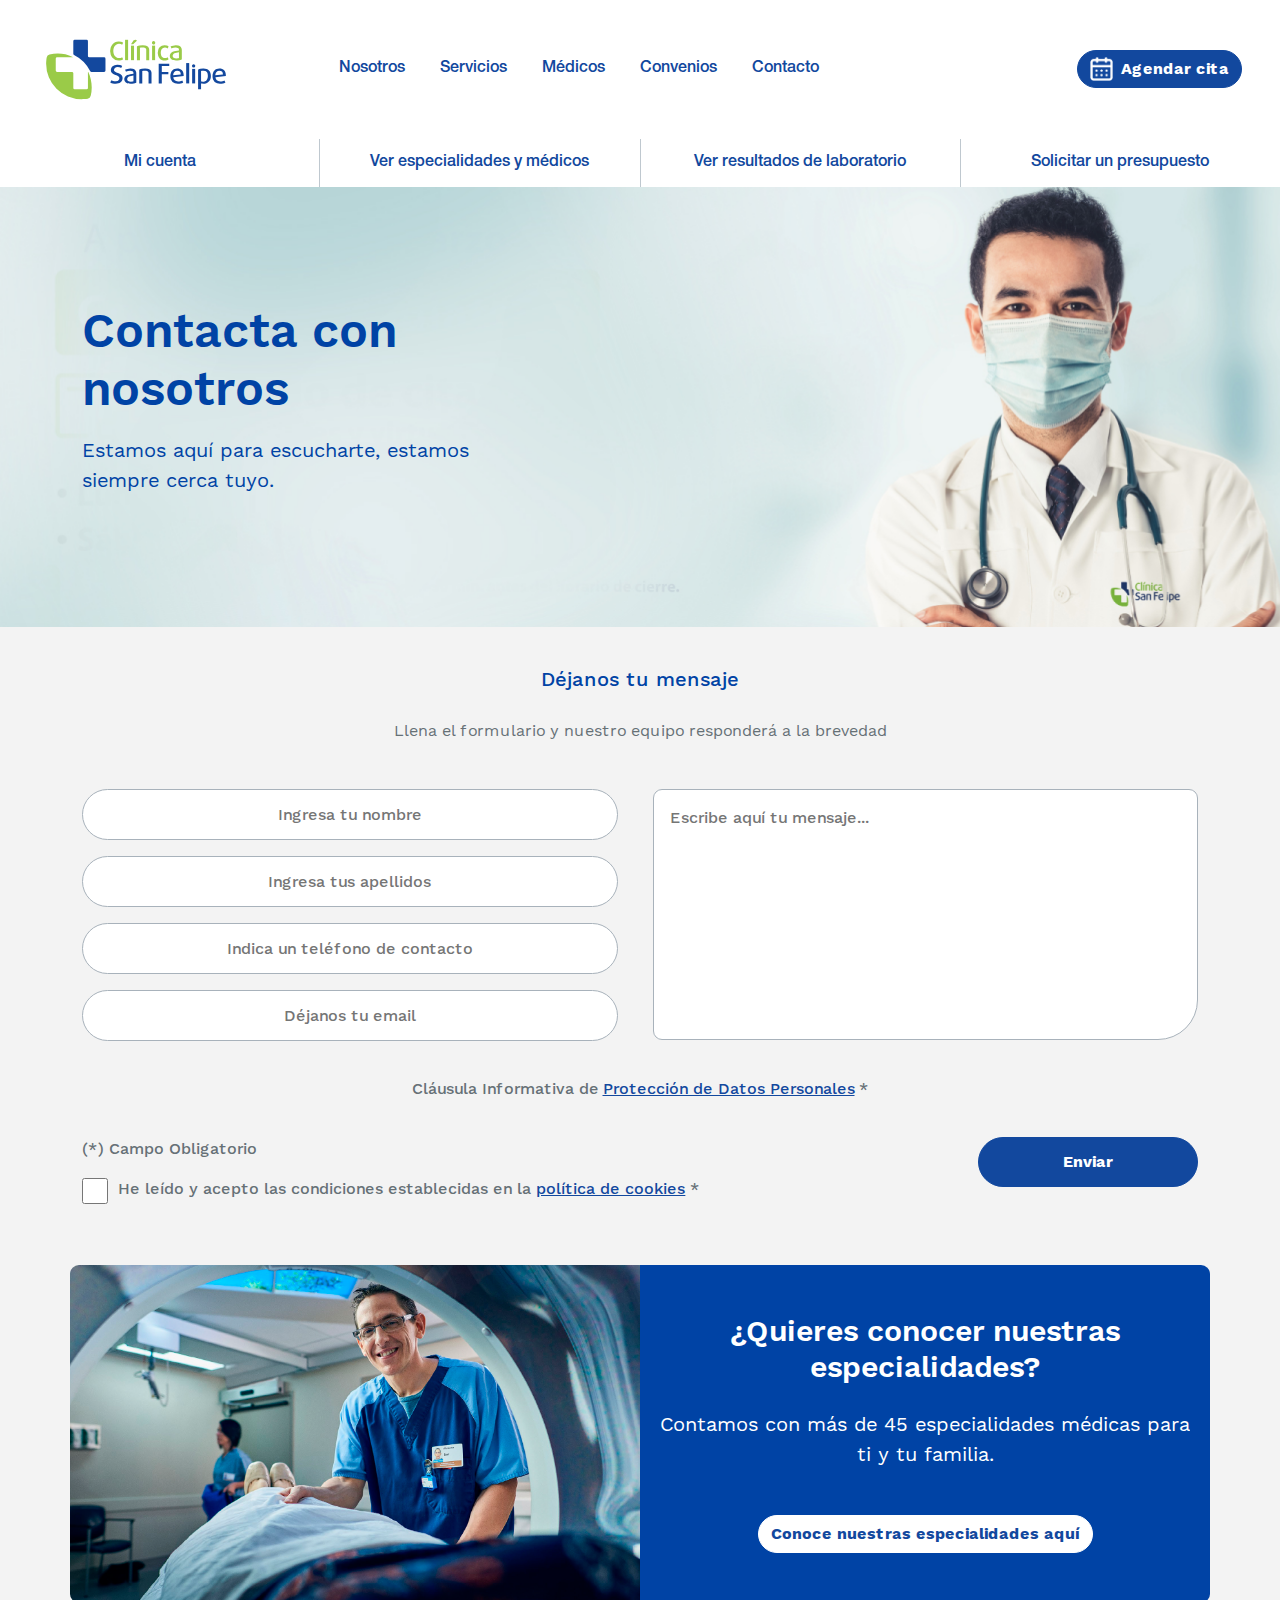
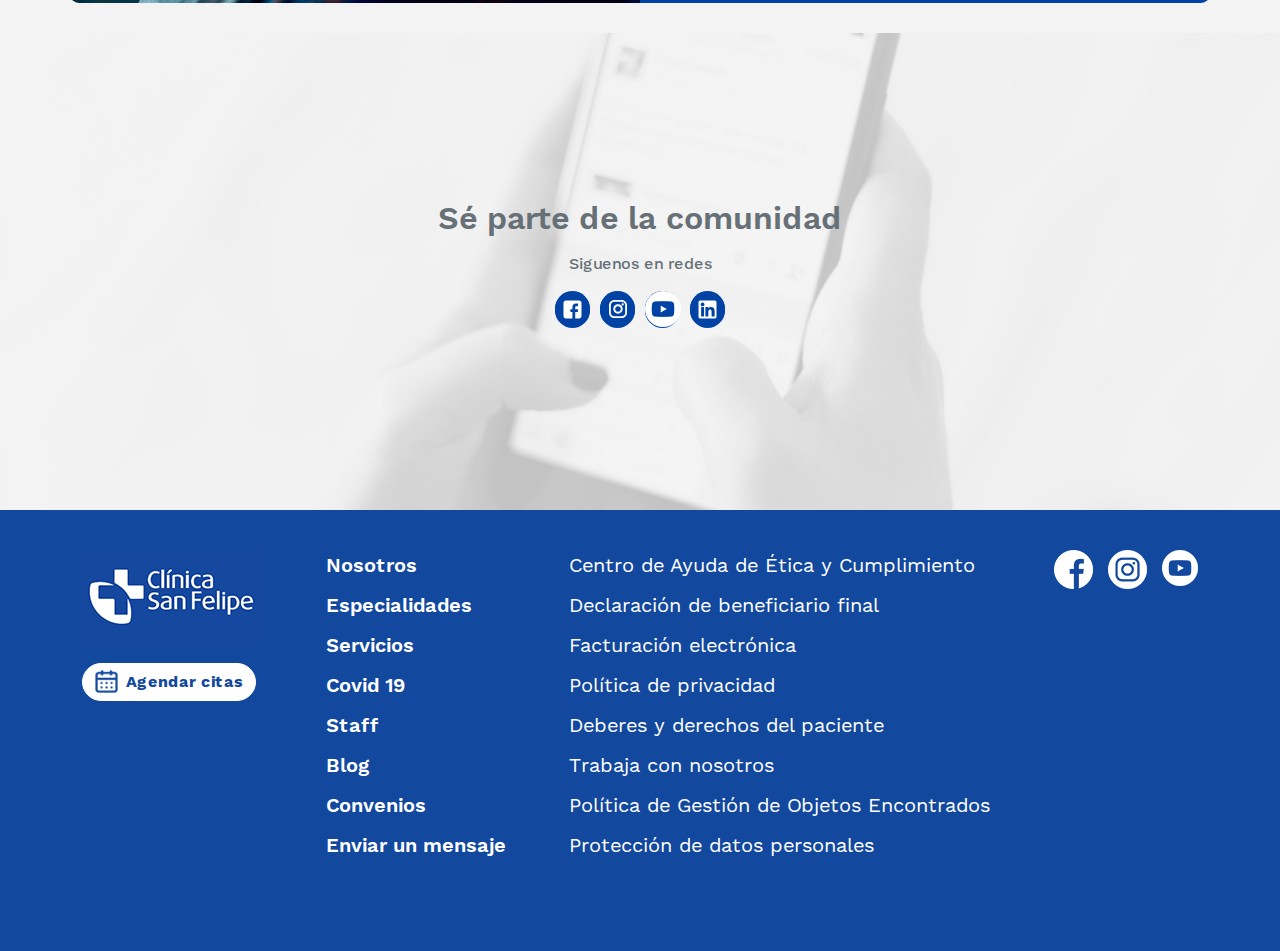
<file: contactanos.html>
<!DOCTYPE html>
<html lang="en">
<head>
    <meta charset="UTF-8">
    <meta name="viewport" content="width=device-width, initial-scale=1.0">
    <title>Clínica San Felipe una clínica privada que ofrece atención de salud de alta complejidad a sus pacientes. | Clinica San Felipe</title>

    <link rel="stylesheet" href="https://cdnjs.cloudflare.com/ajax/libs/animate.css/4.1.1/animate.min.css"/>

    <script src="https://code.jquery.com/jquery-3.6.0.min.js"></script>

    <link href="https://cdn.jsdelivr.net/npm/bootstrap@5.3.3/dist/css/bootstrap.min.css" rel="stylesheet" integrity="sha384-QWTKZyjpPEjISv5WaRU9OFeRpok6YctnYmDr5pNlyT2bRjXh0JMhjY6hW+ALEwIH" crossorigin="anonymous">
    <script src="https://cdn.jsdelivr.net/npm/bootstrap@5.3.3/dist/js/bootstrap.bundle.min.js" integrity="sha384-YvpcrYf0tY3lHB60NNkmXc5s9fDVZLESaAA55NDzOxhy9GkcIdslK1eN7N6jIeHz" crossorigin="anonymous"></script>
  
    <link rel="stylesheet" href="js/assets/ajax-loader.gif">
    <link rel="stylesheet" href="css/style.css">
    <link rel="stylesheet" href="css/contacto.css">
    <link rel="shortcut icon" href="images/favicon.png" type="image/png">

    <script src="js/scripts.js"></script>
</head>
<body>
    <!-- header -->
    <div class="header">
        <div class="d-flex menu">
            <div class="d-flex align-items-center gap-5">
                <div class="area-logo">
                    <img src="images/nuevo-logo-san-felipe-final-01.svg" alt="logo" class="logo">
                </div>
                <div class="cta-mobile">
                    <a href="" class="btn btn-primary gap-2">
                        <img src="images/calendar.png" alt="" class="animacion-bounce">
                        <span>Agendar cita</span>
                    </a>
                </div>
                <ul class="list-menu">
                    <li class="item"><a href="">Nosotros</a></li>
                    <li class="item"><a href="">Servicios</a></li>
                    <li class="item"><a href="">Médicos</a></li>
                    <li class="item"><a href="">Convenios</a></li>
                    <li class="item"><a href="">Contacto</a></li>
                </ul>
            </div>
            <div class="d-flex align-items-center gap-4">
                <div class="telefono">
                    <a href="tel:012190000">
                        <img src="images/phone.png" alt="">
                        <span>219 0000</span>
                    </a>  
                </div>
                <div class="cta">
                    <a href="" class="btn btn-primary gap-2">
                        <img src="images/calendar.png" alt="" class="animacion-bounce">
                        <span>Agendar cita</span>
                    </a>
                </div>
                 <!-- Botón para mostrar el menú -->
                 <button class="navbar-toggler collapsed" aria-expanded="false" aria-label="Mostrar menú de navegación" aria-controls="menu-mobile">
                    <span class="navbar-toggler-icon"></span>
                </button>
                
                <!-- Menú móvil -->
                <div id="menu-mobile" class="menu-mobile" role="navigation" aria-label="Menú móvil">
                    <button class="btn btn-close" aria-label="Cerrar menú">
                    <span aria-hidden="true">&times;</span>
                    </button>
                    <div class="d-flex flex-column gap-2">
                        <div class="telefono">
                            <a href="tel:012190000" aria-label="Llamar al 219 0000">
                            <img src="images/phone.png" alt="Teléfono">
                            <span>219 0000</span>
                            </a>  
                        </div>
                        <ul class="list-menu" role="menu">
                            <li class="item" role="none"><a href="nosotros.html" role="menuitem">Nosotros</a></li>
                            <li class="item" role="none"><a href="#" role="menuitem">Servicios</a></li>
                            <li class="item" role="none"><a href="#" role="menuitem">Especialidades Médicas</a></li>
                            <li class="item" role="none"><a href="#" role="menuitem">Staff Médico</a></li>
                            <li class="item" role="none"><a href="#" role="menuitem">Resultados de Laboratorio</a></li>
                            <li class="item" role="none"><a href="#" role="menuitem">Médicos</a></li>
                            <li class="item" role="none"><a href="#" role="menuitem">Convenios</a></li>
                            <li class="item" role="none"><a href="#" role="menuitem">Contacto</a></li>
                            <li class="item red" role="none"><a href="#" role="menuitem">COVID-19</a></li>
                        </ul>
                    </div>
                </div>

            </div>
        </div>
        <div class="d-flex submenu">
            <ul class="list-submenu">
                <li class="item"><a href="">Mi cuenta</a></li>
                <li class="item"><a href="">Ver especialidades y médicos</a></li>
                <li class="item"><a href="">Ver resultados de laboratorio</a></li>
                <li class="item"><a href="">Solicitar un presupuesto</a></li>
            </ul>
        </div>
    </div>
    <!-- fin header -->

    <div class="d-flex flex-column px-0 container-csf">
        <!-- banner -->
        <section class="banner-nosotros">
            <div class="container h-100">
                <div class="d-flex banner-nosotros-texto">
                    <h1>Contacta con nosotros</h1>
                    <p>Estamos aquí para escucharte, estamos siempre cerca tuyo.</p>
                </div>
            </div>
        </section>
        <!-- fin banner -->
        <!-- servicios -->
        <section class="servicios">
            <div class="container">
                <div class="d-flex servicios-texto">
                    <h2>Déjanos tu mensaje</h2>
                    <p>Llena el formulario y nuestro equipo responderá a la brevedad</p>
                </div>
            </div>
        </section>
        <section>
            <div class="container">
                <div class="d-flex formulario-contacto">
                   
                    <form action="" class="form">
                        <div class="d-flex inputs">
                            <div class="d-flex flex-column">
                                <div class="d-flex">
                                    <input type="text" id="nombres" name="nombres" value="" size="60" maxlength="50" placeholder="Ingresa tu nombre" class="form-text required" required="required">
                                </div>
                                <div class="d-flex">
                                    <input type="text" id="apellidos" name="apellidos" value="" size="60" maxlength="50" placeholder="Ingresa tus apellidos" class="form-text required" required="required">
                                </div>
                                <div class="d-flex">
                                    <input type="text" id="telefono" name="telefono" value="" size="60" maxlength="9" placeholder="Indica un teléfono de contacto" class="form-text required" required="required">
                                </div>
                                <div class="d-flex">
                                    <input type="email" id="correo_electronico" name="correo_electronico" value="" size="20" maxlength="120" placeholder="Déjanos tu email" class="form-text required" required="required" >
                                </div>
                            </div>
                            <div class="d-flex flex-column">
                                <div class="d-flex">
                                    <textarea id="comentario" name="comentario" rows="5" cols="60" placeholder="Escribe aquí tu mensaje..." class="form-textarea"></textarea>
                                </div>
                            </div>
                        </div>
                        <div class="d-flex justify-content-center align-items-center pb-3 gap-1" style="width:100%;">
                                Cláusula Informativa de 
                                <a href="#" target="_blank">Protección de Datos Personales</a> 
                                * 
                        </div> 
                        <div class="d-flex form-cta">
                                
                            <div class="d-flex flex-column">
                                <p>(*) Campo Obligatorio</p>
                                <div class="d-flex">
                                    <input type="checkbox" id="acepto_cookies" name="acepto_cookies" value="" class="form-checkbox" required="required">
                                    <div style="width:100%;">He leído y acepto las condiciones establecidas en la <a href="#" target="_blank">política de cookies</a> * </div>
                                </div>
                            </div>

                            <div class="d-flex cta">
                                <a href="" class="btn btn-primary" type="submit">Enviar</a>
                            </div>
                            
                        </div>

                        
                        
                    </form>
                </div>
            </div>
        </section>
        <!-- fin servicios -->
         <!--banner-->
         <section class="banner">
            <div class="container banner-servicios">
                <div class="d-flex banner-img">
                    <img src="images/banner-servicios-bottom.png" alt="">
                </div>
                <div class="d-flex banner-texto">
                    <h3>¿Quieres conocer nuestras especialidades?
                    </h3>
                    <p>Contamos con más de 45 especialidades médicas para ti y tu familia.</p>
                    <a href="" class="btn btn-primary-basic">Conoce nuestras especialidades aquí </a>
                </div>
            </div>
        </section>
        <!--fin banner-->

        <!--banner rrss-->
        <section class="banner-rrss">
            <div class="container d-flex justify-content-center">
                <div class="d-flex rrss">
                    <h2>
                        Sé parte de la comunidad
                    </h2>
                    <p>
                        Siguenos en redes
                    </p>
                    <ul>
                        <li><a href=""><img src="images/facebook.svg" alt=""></a></li>
                        <li><a href=""><img src="images/instagram.svg" alt=""></a></li>
                        <li><a href=""><img src="images/ytb2-white.png" alt=""></a></li>
                        <li><a href=""><img src="images/linkedin.svg" alt=""></a></li>
                    </ul>
                </div>
            </div>
        </section>
        <!--fin banner rrss-->
        
    </div>

    <!-- footer --> 
    <div class="footer">
        <div class="container container-footer">
            <div class="d-flex footer-col w-150px">
                <img src="images/logo2.png" alt="">
                <div class="cta">
                    <a href="" class="btn btn-primary-basic gap-2">
                        <img src="images/calendar.png" alt="" class="animacion-bounce">
                        <span>Agendar citas</span>
                    </a>
                </div>
            </div>
            <div class="d-flex footer-col w-150px">
                <ul class="list-footer">
                    <li class="item"><a href="">Nosotros</a></li>
                    <li class="item"><a href="">Especialidades</a></li>
                    <li class="item"><a href="">Servicios</a></li>
                    <li class="item"><a href="">Covid 19</a></li>
                    <li class="item"><a href="">Staff</a></li>
                    <li class="item"><a href="">Blog</a></li>
                    <li class="item"><a href="">Convenios</a></li>
                    <li class="item"><a href="">Enviar un mensaje</a></li>
                </ul>
            </div>
            <div class="d-flex footer-col">
                <ul class="list-footer-2">
                    <li class="item"><a href="">Centro de Ayuda de Ética y Cumplimiento</a></li>
                    <li class="item"><a href="">Declaración de beneficiario final</a></li>
                    <li class="item"><a href="">Facturación electrónica</a></li>
                    <li class="item"><a href="">Política de privacidad</a></li>
                    <li class="item"><a href="">Deberes y derechos del paciente</a></li>
                    <li class="item"><a href="">Trabaja con nosotros</a></li>
                    <li class="item"><a href="">Política de Gestión de Objetos Encontrados</a></li>
                    <li class="item"><a href="">Protección de datos personales</a></li>
                </ul>
            </div>
            <div class="d-flex footer-col">
                <div class="rrss">
                    <a href=""><img src="images/fb2.png" alt=""></a>
                    <a href=""><img src="images/insta2.png" alt=""></a>
                    <a href=""><img src="images/ytb2.png" alt=""></a>
                </div>
                <div class="cta-mobile">
                    <a href="" class="btn btn-primary-basic gap-2 px-4 py-2">
                        <img src="images/calendar.png" alt="" class="animacion-bounce">
                        <span>Agendar citas</span>
                    </a>
                </div>
            </div>
        </div>

    </div>
    <!-- fin footer -->

    <div class="scroll-to-top">
        <img src="images/arrow-grey.png" alt="" class="w-75">
    </div>
</body>
</html>
</file>
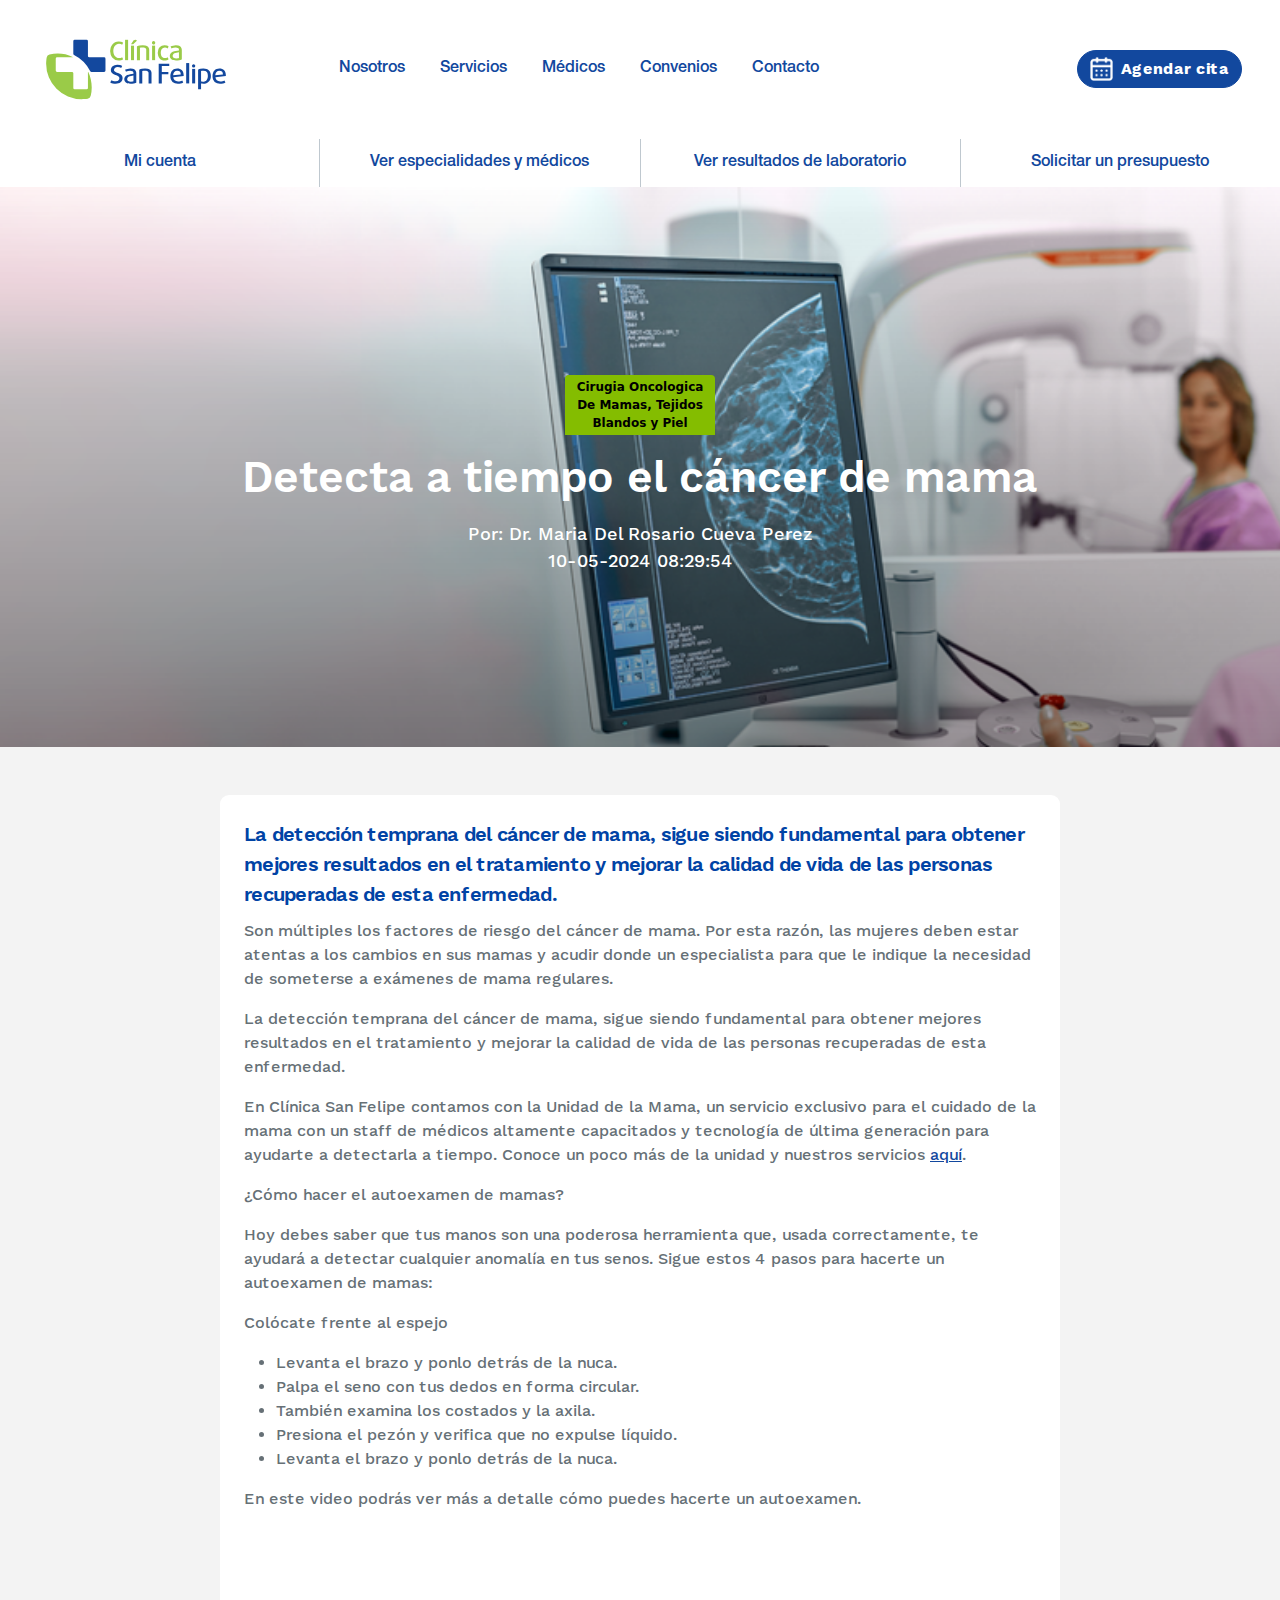
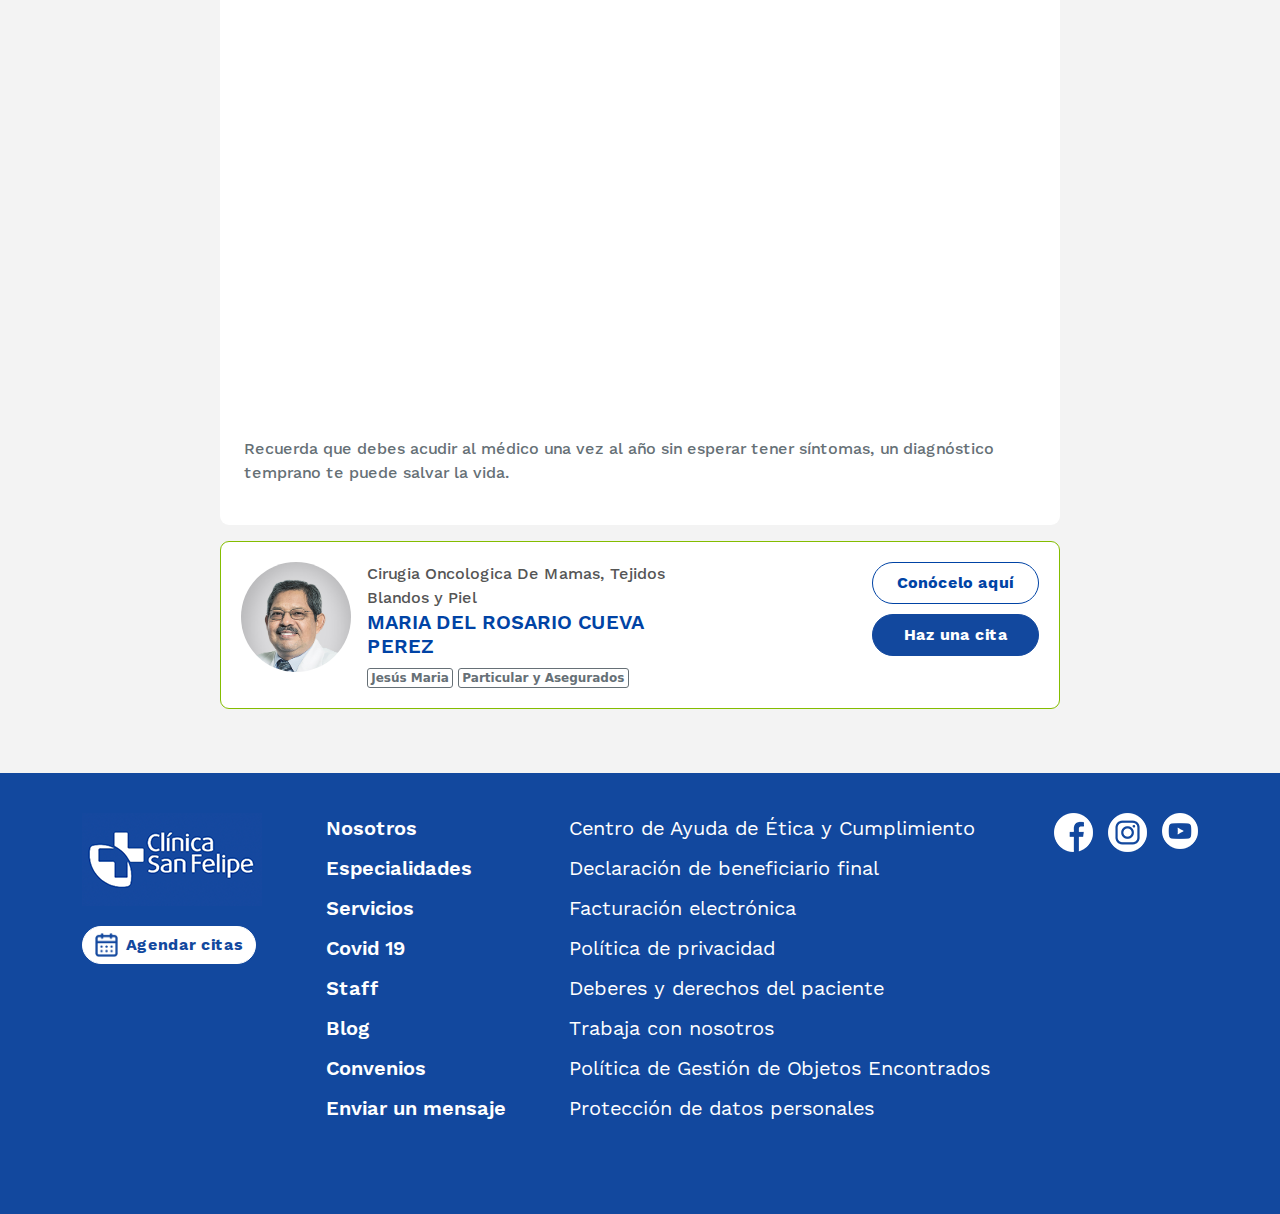
<file: detecta-a-tiempo-el-cancer-de-mama.html>
<!DOCTYPE html>
<html lang="en">
<head>
    <meta charset="UTF-8">
    <meta name="viewport" content="width=device-width, initial-scale=1.0">
    <title>Clínica San Felipe una clínica privada que ofrece atención de salud de alta complejidad a sus pacientes. | Clinica San Felipe</title>

    <link rel="stylesheet" href="https://cdnjs.cloudflare.com/ajax/libs/animate.css/4.1.1/animate.min.css"/>

    <script src="https://code.jquery.com/jquery-3.6.0.min.js"></script>

    <link href="https://cdn.jsdelivr.net/npm/bootstrap@5.3.3/dist/css/bootstrap.min.css" rel="stylesheet" integrity="sha384-QWTKZyjpPEjISv5WaRU9OFeRpok6YctnYmDr5pNlyT2bRjXh0JMhjY6hW+ALEwIH" crossorigin="anonymous">
    <script src="https://cdn.jsdelivr.net/npm/bootstrap@5.3.3/dist/js/bootstrap.bundle.min.js" integrity="sha384-YvpcrYf0tY3lHB60NNkmXc5s9fDVZLESaAA55NDzOxhy9GkcIdslK1eN7N6jIeHz" crossorigin="anonymous"></script>
    <script src="js/owl.carousel.min.js"></script>    
    <script src="js/bootstrap-datepicker.js"></script>

    <link rel="stylesheet" href="js/assets/owl.carousel.min.css">
    <link rel="stylesheet" href="js/assets/owl.theme.default.min.css">
    <link rel="stylesheet" href="js/assets/ajax-loader.gif">
    <link rel="stylesheet" href="css/style.css">
    <link rel="stylesheet" href="css/detalle-blog.css">
    <link rel="stylesheet" href="css/datepicker.css">
    <link rel="shortcut icon" href="images/favicon.png" type="image/png">

    <script src="js/scripts.js"></script>
    <script src="js/blog.js"></script>
</head>
<body>
    <!-- header -->
    <div class="header">
        <div class="d-flex menu">
            <div class="d-flex align-items-center gap-5">
                <div class="area-logo">
                    <img src="images/nuevo-logo-san-felipe-final-01.svg" alt="logo" class="logo">
                </div>
                <div class="cta-mobile">
                    <a href="" class="btn btn-primary gap-2">
                        <img src="images/calendar.png" alt="" class="animacion-bounce">
                        <span>Agendar cita</span>
                    </a>
                </div>
                <ul class="list-menu">
                    <li class="item"><a href="">Nosotros</a></li>
                    <li class="item"><a href="">Servicios</a></li>
                    <li class="item"><a href="">Médicos</a></li>
                    <li class="item"><a href="">Convenios</a></li>
                    <li class="item"><a href="">Contacto</a></li>
                </ul>
            </div>
            <div class="d-flex align-items-center gap-4">
                <div class="telefono">
                    <a href="tel:012190000">
                        <img src="images/phone.png" alt="">
                        <span>219 0000</span>
                    </a>  
                </div>
                <div class="cta">
                    <a href="" class="btn btn-primary gap-2">
                        <img src="images/calendar.png" alt="" class="animacion-bounce">
                        <span>Agendar cita</span>
                    </a>
                </div>
                
                 <!-- Botón para mostrar el menú -->
                 <button class="navbar-toggler collapsed" aria-expanded="false" aria-label="Mostrar menú de navegación" aria-controls="menu-mobile">
                    <span class="navbar-toggler-icon"></span>
                </button>
                
                <!-- Menú móvil -->
                <div id="menu-mobile" class="menu-mobile" role="navigation" aria-label="Menú móvil">
                    <button class="btn btn-close" aria-label="Cerrar menú">
                    <span aria-hidden="true">&times;</span>
                    </button>
                    <div class="d-flex flex-column gap-2">
                        <div class="telefono">
                            <a href="tel:012190000" aria-label="Llamar al 219 0000">
                            <img src="images/phone.png" alt="Teléfono">
                            <span>219 0000</span>
                            </a>  
                        </div>
                        <ul class="list-menu" role="menu">
                            <li class="item" role="none"><a href="nosotros.html" role="menuitem">Nosotros</a></li>
                            <li class="item" role="none"><a href="#" role="menuitem">Servicios</a></li>
                            <li class="item" role="none"><a href="#" role="menuitem">Especialidades Médicas</a></li>
                            <li class="item" role="none"><a href="#" role="menuitem">Staff Médico</a></li>
                            <li class="item" role="none"><a href="#" role="menuitem">Resultados de Laboratorio</a></li>
                            <li class="item" role="none"><a href="#" role="menuitem">Médicos</a></li>
                            <li class="item" role="none"><a href="#" role="menuitem">Convenios</a></li>
                            <li class="item" role="none"><a href="#" role="menuitem">Contacto</a></li>
                            <li class="item red" role="none"><a href="#" role="menuitem">COVID-19</a></li>
                        </ul>
                    </div>
                </div>
                
            </div>
        </div>
        <div class="d-flex submenu">
            <ul class="list-submenu">
                <li class="item"><a href="">Mi cuenta</a></li>
                <li class="item"><a href="">Ver especialidades y médicos</a></li>
                <li class="item"><a href="">Ver resultados de laboratorio</a></li>
                <li class="item"><a href="">Solicitar un presupuesto</a></li>
            </ul>
        </div>
    </div>
    <!-- fin header -->

    <div class="d-flex flex-column px-0 container-csf">
        <!-- banner -->
        <section class="banner">
            <div class="container h-100">
                <div class="banner-mobile">
                    <img src="images/banner-detalle-blog.png" alt="">
                </div>
                <div class="d-flex banner-texto">
                    <div class="tag">
                        Cirugia Oncologica De Mamas, Tejidos Blandos y Piel
                    </div>
                    <h1>
                        Detecta a tiempo el cáncer de mama
                    </h1>
                    <div class="datos-post">
                        <div class="autor">
                            Por: Dr. Maria Del Rosario Cueva Perez 
                        </div>
                        <div class="fecha">
                            10-05-2024 08:29:54
                        </div>
                    </div>
                </div>
            </div>
        </section>
        <!-- fin banner -->

         <!-- blog -->
         <section class="section-blog">
            <div class="container ">
                <div class="d-flex flex-column contenido-blog bg-white">


                    <h4 id="nuestra-especialidad">
                        La detección temprana del cáncer de mama, sigue siendo fundamental para obtener mejores
                         resultados en el tratamiento y mejorar la calidad de vida de las personas recuperadas de esta enfermedad.
                    </h4>
                    <p>
                        Son múltiples los factores de riesgo del cáncer de mama. Por esta razón, las mujeres deben estar atentas
                         a los cambios en sus mamas y acudir donde un especialista para que le indique la necesidad de someterse 
                         a exámenes de mama regulares.
                    </p>
                    <p>
                        La detección temprana del cáncer de mama, sigue siendo fundamental para obtener mejores resultados 
                        en el tratamiento y mejorar la calidad de vida de las personas recuperadas de esta enfermedad.
                    </p>
                    <p>
                        En Clínica San Felipe contamos con la Unidad de la Mama, un servicio exclusivo para el cuidado de la
                         mama con un staff de médicos altamente capacitados y tecnología de última generación para ayudarte 
                         a detectarla a tiempo. Conoce un poco más de la unidad y nuestros servicios <a href="https://clinicasanfelipe.com/servicios/unidad-de-la-mama">aquí</a>.
                    </p>

                    <p>
                        ¿Cómo hacer el autoexamen de mamas?
                    </p>
                    <p>
                        Hoy debes saber que tus manos son una poderosa herramienta que, usada correctamente, te ayudará a 
                        detectar cualquier anomalía en tus senos. Sigue estos 4 pasos para hacerte un autoexamen de mamas:
                    </p>
                    <p>
                        Colócate frente al espejo
                    </p>

                    <ul>
                        <li>
                            Levanta el brazo y ponlo detrás de la nuca.
                        </li>
                        <li>
                            Palpa el seno con tus dedos en forma circular.
                        </li>
                        <li>
                            También examina los costados y la axila.
                        </li>
                        <li>
                            Presiona el pezón y verifica que no expulse líquido.
                        </li>
                        <li>
                            Levanta el brazo y ponlo detrás de la nuca.
                        </li>
                    </ul>
                    <p>
                        En este video podrás ver más a detalle cómo puedes hacerte un autoexamen.
                    </p>
                    <iframe width="850" height="486" src="https://www.youtube.com/embed/arqIWr15vVU?si=k-pYxSnSm3VOYd6n" 
                    title="YouTube video player" frameborder="0" 
                    allow="accelerometer; autoplay; clipboard-write; encrypted-media; gyroscope; picture-in-picture; web-share" 
                    referrerpolicy="strict-origin-when-cross-origin" allowfullscreen></iframe>
                    <br>
                    <p>
                        Recuerda que debes acudir al médico una vez al año sin esperar tener síntomas, un diagnóstico temprano te puede salvar la vida.
                    </p>
                </div>

                <!-- medico -->
                <div class="d-flex container-medico my-3">
                    <div class="d-flex medico">
                        <div class="d-flex gap-3">
                            <div class="d-flex avatar">
                                <img src="images/caverodr.jpg" alt="">
                            </div>
                            <div class="d-flex flex-column descripcion">
                                <span class="area">Cirugia Oncologica De Mamas, Tejidos Blandos y Piel</span>
                                <div class="nombre">MARIA DEL ROSARIO CUEVA PEREZ</div>
                                <div class="d-flex lugares">
                                    <span class="badge">Jesús Maria</span>
                                    <span class="badge">Particular y Asegurados</span>
                                </div>
                            </div>
                        </div>
                        <div class="d-flex ctas">
                            <a href="#" class="btn btn-primary-outline px-4 py-2">Conócelo aquí</a>
                            <a href="#" class="btn btn-primary px-4 py-2">Haz una cita</a>
                        </div>
                    </div>
                </div>
                <!-- fin medico -->

            </div>
        </section>
        <!-- fin blog -->

        
        
        
    </div>

    <!-- footer --> 
    <div class="footer">
        <div class="container container-footer">
            <div class="d-flex footer-col w-150px">
                <img src="images/logo2.png" alt="">
                <div class="cta">
                    <a href="" class="btn btn-primary-basic gap-2">
                        <img src="images/calendar.png" alt="" class="animacion-bounce">
                        <span>Agendar citas</span>
                    </a>
                </div>
            </div>
            <div class="d-flex footer-col w-150px">
                <ul class="list-footer">
                    <li class="item"><a href="">Nosotros</a></li>
                    <li class="item"><a href="">Especialidades</a></li>
                    <li class="item"><a href="">Servicios</a></li>
                    <li class="item"><a href="">Covid 19</a></li>
                    <li class="item"><a href="">Staff</a></li>
                    <li class="item"><a href="">Blog</a></li>
                    <li class="item"><a href="">Convenios</a></li>
                    <li class="item"><a href="">Enviar un mensaje</a></li>
                </ul>
            </div>
            <div class="d-flex footer-col">
                <ul class="list-footer-2">
                    <li class="item"><a href="">Centro de Ayuda de Ética y Cumplimiento</a></li>
                    <li class="item"><a href="">Declaración de beneficiario final</a></li>
                    <li class="item"><a href="">Facturación electrónica</a></li>
                    <li class="item"><a href="">Política de privacidad</a></li>
                    <li class="item"><a href="">Deberes y derechos del paciente</a></li>
                    <li class="item"><a href="">Trabaja con nosotros</a></li>
                    <li class="item"><a href="">Política de Gestión de Objetos Encontrados</a></li>
                    <li class="item"><a href="">Protección de datos personales</a></li>
                </ul>
            </div>
            <div class="d-flex footer-col">
                <div class="rrss">
                    <a href=""><img src="images/fb2.png" alt=""></a>
                    <a href=""><img src="images/insta2.png" alt=""></a>
                    <a href=""><img src="images/ytb2.png" alt=""></a>
                </div>
                <div class="cta-mobile">
                    <a href="" class="btn btn-primary-basic gap-2 px-4 py-2">
                        <img src="images/calendar.png" alt="" class="animacion-bounce">
                        <span>Agendar citas</span>
                    </a>
                </div>
            </div>
        </div>

    </div>
    <!-- fin footer -->

    <div class="scroll-to-top">
        <img src="images/arrow-grey.png" alt="" class="w-75">
    </div>

</body>
</html>
</file>
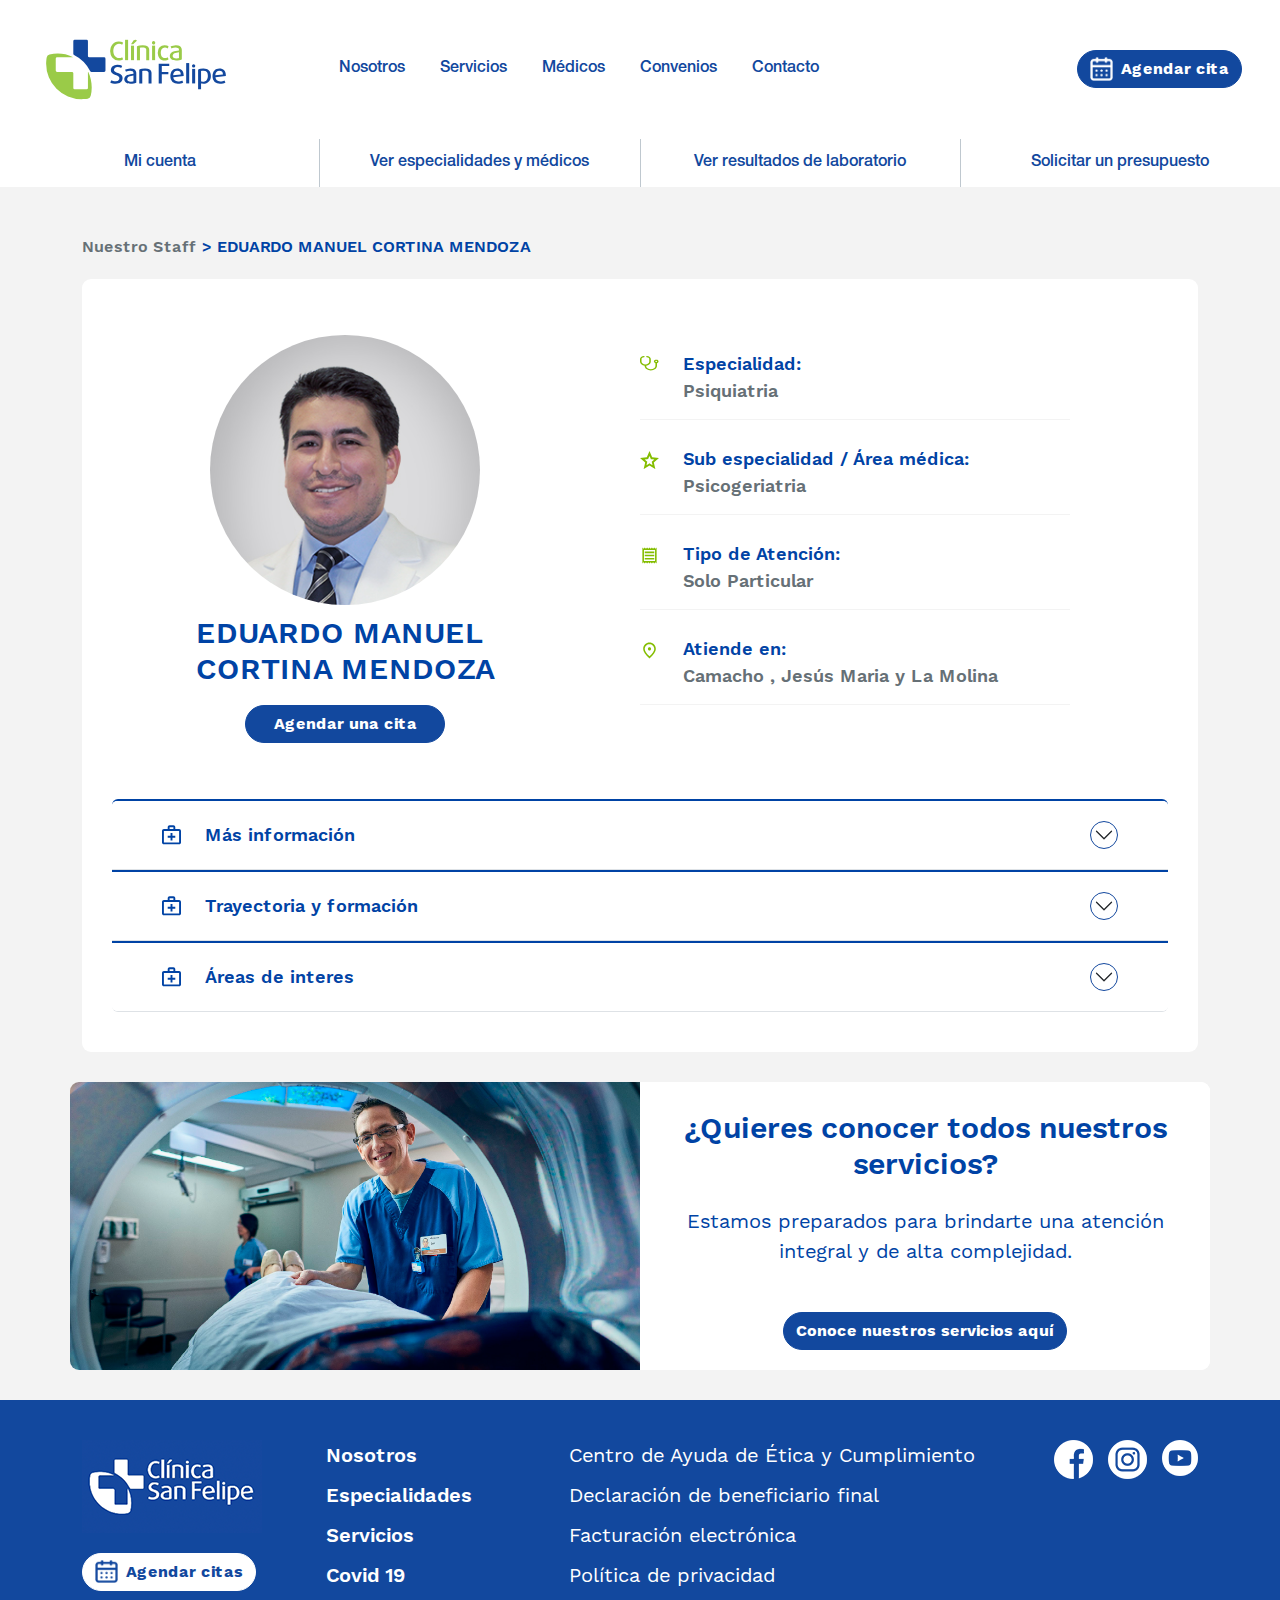
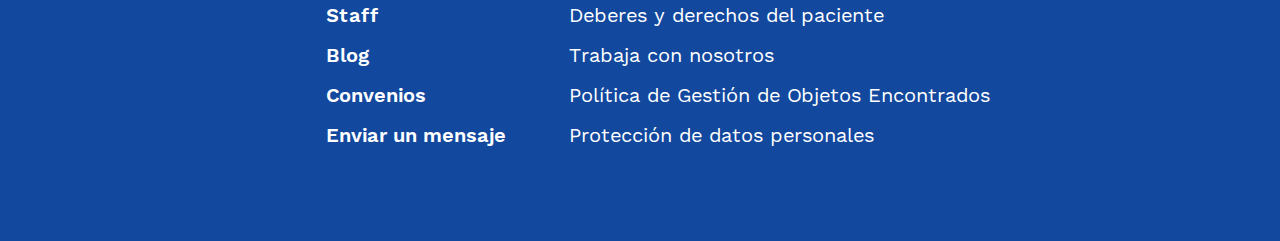
<file: eduardo-manuel-cortina-mendoza.html>
<!DOCTYPE html>
<html lang="en">
<head>
    <meta charset="UTF-8">
    <meta name="viewport" content="width=device-width, initial-scale=1.0">
    <title>Clínica San Felipe una clínica privada que ofrece atención de salud de alta complejidad a sus pacientes. | Clinica San Felipe</title>

    <link rel="stylesheet" href="https://cdnjs.cloudflare.com/ajax/libs/animate.css/4.1.1/animate.min.css"/>

    <script src="https://code.jquery.com/jquery-3.6.0.min.js"></script>

    <link href="https://cdn.jsdelivr.net/npm/bootstrap@5.3.3/dist/css/bootstrap.min.css" rel="stylesheet" integrity="sha384-QWTKZyjpPEjISv5WaRU9OFeRpok6YctnYmDr5pNlyT2bRjXh0JMhjY6hW+ALEwIH" crossorigin="anonymous">
    <script src="https://cdn.jsdelivr.net/npm/bootstrap@5.3.3/dist/js/bootstrap.bundle.min.js" integrity="sha384-YvpcrYf0tY3lHB60NNkmXc5s9fDVZLESaAA55NDzOxhy9GkcIdslK1eN7N6jIeHz" crossorigin="anonymous"></script>
    <script src="js/owl.carousel.min.js"></script>    

    <link rel="stylesheet" href="js/assets/owl.carousel.min.css">
    <link rel="stylesheet" href="js/assets/owl.theme.default.min.css">
    <link rel="stylesheet" href="js/assets/ajax-loader.gif">
    <link rel="stylesheet" href="css/style.css">
    <link rel="stylesheet" href="css/detalle-medico.css">
    <link rel="shortcut icon" href="images/favicon.png" type="image/png">

    <script src="js/scripts.js"></script>
</head>
<body>
    <!-- header -->
    <div class="header">
        <div class="d-flex menu">
            <div class="d-flex align-items-center gap-5">
                <div class="area-logo">
                    <img src="images/nuevo-logo-san-felipe-final-01.svg" alt="logo" class="logo">
                </div>
                <div class="cta-mobile">
                    <a href="" class="btn btn-primary gap-2">
                        <img src="images/calendar.png" alt="" class="animacion-bounce">
                        <span>Agendar cita</span>
                    </a>
                </div>
                <ul class="list-menu">
                    <li class="item"><a href="">Nosotros</a></li>
                    <li class="item"><a href="">Servicios</a></li>
                    <li class="item"><a href="">Médicos</a></li>
                    <li class="item"><a href="">Convenios</a></li>
                    <li class="item"><a href="">Contacto</a></li>
                </ul>
            </div>
            <div class="d-flex align-items-center gap-4">
                <div class="telefono">
                    <a href="tel:012190000">
                        <img src="images/phone.png" alt="">
                        <span>219 0000</span>
                    </a>  
                </div>
                <div class="cta">
                    <a href="" class="btn btn-primary gap-2">
                        <img src="images/calendar.png" alt="" class="animacion-bounce">
                        <span>Agendar cita</span>
                    </a>
                </div>
                
                 <!-- Botón para mostrar el menú -->
                 <button class="navbar-toggler collapsed" aria-expanded="false" aria-label="Mostrar menú de navegación" aria-controls="menu-mobile">
                    <span class="navbar-toggler-icon"></span>
                </button>
                
                <!-- Menú móvil -->
                <div id="menu-mobile" class="menu-mobile" role="navigation" aria-label="Menú móvil">
                    <button class="btn btn-close" aria-label="Cerrar menú">
                    <span aria-hidden="true">&times;</span>
                    </button>
                    <div class="d-flex flex-column gap-2">
                        <div class="telefono">
                            <a href="tel:012190000" aria-label="Llamar al 219 0000">
                            <img src="images/phone.png" alt="Teléfono">
                            <span>219 0000</span>
                            </a>  
                        </div>
                        <ul class="list-menu" role="menu">
                            <li class="item" role="none"><a href="nosotros.html" role="menuitem">Nosotros</a></li>
                            <li class="item" role="none"><a href="#" role="menuitem">Servicios</a></li>
                            <li class="item" role="none"><a href="#" role="menuitem">Especialidades Médicas</a></li>
                            <li class="item" role="none"><a href="#" role="menuitem">Staff Médico</a></li>
                            <li class="item" role="none"><a href="#" role="menuitem">Resultados de Laboratorio</a></li>
                            <li class="item" role="none"><a href="#" role="menuitem">Médicos</a></li>
                            <li class="item" role="none"><a href="#" role="menuitem">Convenios</a></li>
                            <li class="item" role="none"><a href="#" role="menuitem">Contacto</a></li>
                            <li class="item red" role="none"><a href="#" role="menuitem">COVID-19</a></li>
                        </ul>
                    </div>
                </div>
                
            </div>
        </div>
        <div class="d-flex submenu">
            <ul class="list-submenu">
                <li class="item"><a href="">Mi cuenta</a></li>
                <li class="item"><a href="">Ver especialidades y médicos</a></li>
                <li class="item"><a href="">Ver resultados de laboratorio</a></li>
                <li class="item"><a href="">Solicitar un presupuesto</a></li>
            </ul>
        </div>
    </div>
    <!-- fin header -->

    <div class="d-flex flex-column px-0 container-csf">

        <!-- breadcrumbs -->
        <section class="">
            <div class="container">
                <div class="d-flex breadcrumbs">
                    <a href="" class="bc-link">Nuestro Staff</a>
                    <span class="bc-active">
                         >  EDUARDO MANUEL CORTINA MENDOZA
                    </span>
                    
                </div>
            </div>
        </section>
        <!-- fin breadcrumbs -->
        <!-- medico -->
        <section class="medico">
            <div class="container">
                <div class="d-flex container-medico bg-white">
                    <div class="d-flex medico-principal">
                        <div class="d-flex medico-principal-info">
                            <div class="d-flex medico-foto">
                                <img src="images/cortinadr.jpg" alt="">
                            </div>
                            <h1>EDUARDO MANUEL<br>
                                CORTINA MENDOZA</h1>
                                <a href="" class="btn btn-primary">Agendar una cita</a>
                        </div>
                    </div>
                    <div class="d-flex medico-informacion">
                        <div class="d-flex gap-4 informacion-detalle">
                            <div class="d-flex info-icon">
                                <svg viewBox="0 0 19 15" fill="none" xmlns="http://www.w3.org/2000/svg">
                                    <path d="M18.5274 5.4521C18.5291 5.11861 18.4139 4.79116 18.1943 4.50562C17.9747 4.22008 17.6593 3.98746 17.2825 3.83323C16.9057 3.679 16.482 3.60911 16.058 3.63121C15.6339 3.65331 15.2258 3.76655 14.8783 3.95853C14.5308 4.15051 14.2573 4.41383 14.0878 4.71965C13.9182 5.02547 13.8592 5.362 13.9172 5.69238C13.9751 6.02277 14.1478 6.33427 14.4163 6.59278C14.6848 6.85129 15.0388 7.04684 15.4395 7.158V9.69263C15.4395 10.6566 14.9515 11.5811 14.0828 12.2628C13.2142 12.9444 12.0361 13.3274 10.8076 13.3274C9.57918 13.3274 8.40106 12.9444 7.53242 12.2628C6.66378 11.5811 6.17579 10.6566 6.17579 9.69263V9.64416C7.46041 9.4979 8.63515 8.99395 9.48551 8.22432C10.3359 7.45469 10.8051 6.47074 10.8076 5.4521V3.02895C10.8064 2.22591 10.3993 1.45605 9.67574 0.88822C8.95214 0.320391 7.97108 0.000961907 6.94776 0C6.74302 0 6.54666 0.063824 6.40189 0.177432C6.25712 0.291039 6.17579 0.445124 6.17579 0.605789C6.17579 0.766454 6.25712 0.920539 6.40189 1.03415C6.54666 1.14775 6.74302 1.21158 6.94776 1.21158C7.56198 1.21158 8.15104 1.40305 8.58536 1.74387C9.01968 2.0847 9.26368 2.54695 9.26368 3.02895V5.4521C9.26368 6.25543 8.85701 7.02585 8.13315 7.59389C7.40928 8.16193 6.42751 8.48105 5.40381 8.48105C4.38011 8.48105 3.39834 8.16193 2.67447 7.59389C1.95061 7.02585 1.54395 6.25543 1.54395 5.4521V3.02895C1.54395 2.54695 1.78794 2.0847 2.22226 1.74387C2.65658 1.40305 3.24565 1.21158 3.85987 1.21158C4.06461 1.21158 4.26096 1.14775 4.40573 1.03415C4.55051 0.920539 4.63184 0.766454 4.63184 0.605789C4.63184 0.445124 4.55051 0.291039 4.40573 0.177432C4.26096 0.063824 4.06461 0 3.85987 0C2.83654 0.000961907 1.85548 0.320391 1.13188 0.88822C0.408283 1.45605 0.00122578 2.22591 0 3.02895L0 5.4521C0.00248263 6.47074 0.471746 7.45469 1.32211 8.22432C2.17248 8.99395 3.34721 9.4979 4.63184 9.64416V9.69263C4.63184 10.9779 5.2825 12.2106 6.44068 13.1195C7.59887 14.0283 9.1697 14.5389 10.8076 14.5389C12.4455 14.5389 14.0164 14.0283 15.1746 13.1195C16.3327 12.2106 16.9834 10.9779 16.9834 9.69263V7.158C17.4334 7.03316 17.8232 6.80227 18.0996 6.49691C18.376 6.19155 18.5254 5.82664 18.5274 5.4521ZM16.2114 6.05789C16.0588 6.05789 15.9095 6.02236 15.7825 5.9558C15.6556 5.88923 15.5567 5.79462 15.4982 5.68393C15.4398 5.57324 15.4245 5.45143 15.4543 5.33392C15.4841 5.21641 15.5576 5.10847 15.6656 5.02375C15.7735 4.93902 15.9111 4.88133 16.0608 4.85795C16.2106 4.83458 16.3658 4.84658 16.5069 4.89243C16.6479 4.93828 16.7685 5.01592 16.8533 5.11554C16.9381 5.21517 16.9834 5.33229 16.9834 5.4521C16.9834 5.61277 16.9021 5.76685 16.7573 5.88046C16.6125 5.99407 16.4162 6.05789 16.2114 6.05789Z"></path>
                                    </svg>
                            </div>
                            <div class="d-flex flex-column">
                                <div class="info-titulo">Especialidad:</div>
                                <div class="info-detalle">Psiquiatria</div>
                            </div>
                        </div>
                        <div class="d-flex gap-4 informacion-detalle">
                            <div class="d-flex info-icon">
                                <svg viewBox="0 0 22 21" fill="none" xmlns="http://www.w3.org/2000/svg">
                                    <path d="M11 5.67L12.067 8.20105L12.584 9.42789L13.904 9.53842L16.621 9.77053L14.553 11.5721L13.552 12.4453L13.849 13.7495L14.465 16.4132L12.133 14.9984L11 14.2911L9.867 14.9763L7.535 16.3911L8.151 13.7274L8.448 12.4232L7.447 11.55L5.379 9.74842L8.096 9.51632L9.416 9.40579L9.933 8.17895L11 5.67ZM11 0L7.909 7.32789L0 8.0021L6.006 13.23L4.202 21L11 16.8774L17.798 21L15.994 13.23L22 8.0021L14.091 7.32789L11 0Z"></path>
                                  </svg>
                            </div>
                            <div class="d-flex flex-column">
                                <div class="info-titulo">Sub especialidad / Área médica:</div>
                                <div class="info-detalle">Psicogeriatria</div>
                            </div>
                        </div>
                        <div class="d-flex gap-4 informacion-detalle">
                            <div class="d-flex info-icon">
                                <svg viewBox="0 0 24 24" fill="none" xmlns="http://www.w3.org/2000/svg">
                                    <path d="M19.5 3.5L18 2L16.5 3.5L15 2L13.5 3.5L12 2L10.5 3.5L9 2L7.5 3.5L6 2L4.5 3.5L3 2V22L4.5 20.5L6 22L7.5 20.5L9 22L10.5 20.5L12 22L13.5 20.5L15 22L16.5 20.5L18 22L19.5 20.5L21 22V2L19.5 3.5ZM19 19.09H5V4.91H19V19.09ZM6 15H18V17H6V15ZM6 11H18V13H6V11ZM6 7H18V9H6V7Z"></path>
                                  </svg>
                            </div>
                            <div class="d-flex flex-column">
                                <div class="info-titulo">Tipo de Atención:</div>
                                <div class="info-detalle">Solo Particular</div>
                            </div>
                        </div>
                        <div class="d-flex gap-4 informacion-detalle">
                            <div class="d-flex info-icon">
                                <svg viewBox="0 0 24 24" fill="none" xmlns="http://www.w3.org/2000/svg">
                                    <path d="M12 12C10.9 12 10 11.1 10 10C10 8.9 10.9 8 12 8C13.1 8 14 8.9 14 10C14 11.1 13.1 12 12 12ZM18 10.2C18 6.57 15.35 4 12 4C8.65 4 6 6.57 6 10.2C6 12.54 7.95 15.64 12 19.34C16.05 15.64 18 12.54 18 10.2ZM12 2C16.2 2 20 5.22 20 10.2C20 13.52 17.33 17.45 12 22C6.67 17.45 4 13.52 4 10.2C4 5.22 7.8 2 12 2Z"></path>
                                  </svg>
                            </div>
                            <div class="d-flex flex-column">
                                <div class="info-titulo">Atiende en:</div>
                                <div class="info-detalle">Camacho , Jesús Maria y La Molina</div>
                            </div>
                        </div>
                    </div>
                </div>

                <div class="d-flex accordion-info">
                    <div class="accordion" id="accordionMedico">
                        <div class="accordion-item">
                          <h2 class="accordion-header">
                            <button class="accordion-button collapsed" type="button" data-bs-toggle="collapse" data-bs-target="#collapseOne" aria-expanded="false" aria-controls="collapseOne">
                              <div class="d-flex gap-4">
                                <svg viewBox="0 0 20 20" fill="none" xmlns="http://www.w3.org/2000/svg">
                                    <path style="fill:#0043A5!important" d="M18 4H14V2C14 0.9 13.1 0 12 0H8C6.9 0 6 0.9 6 2V4H2C0.9 4 0 4.9 0 6V18C0 19.1 0.9 20 2 20H18C19.1 20 20 19.1 20 18V6C20 4.9 19.1 4 18 4ZM8 2H12V4H8V2ZM18 18H2V6H18V18Z"></path>
                                    <path style="fill:#0043A5!important" d="M11 8H9V11H6V13H9V16H11V13H14V11H11V8Z"></path>
                                </svg>
                                <span>Más información</span>
                              </div>
                            </button>
                          </h2>
                          <div id="collapseOne" class="accordion-collapse collapse" data-bs-parent="#accordionMedico">
                            <div class="accordion-body">
                                <p>CMP: 059107</p>
                                <p>RNE: 033452</p>
                            </div>
                          </div>
                        </div>
                        <div class="accordion-item">
                          <h2 class="accordion-header">
                            <button class="accordion-button collapsed" type="button" data-bs-toggle="collapse" data-bs-target="#collapseTwo" aria-expanded="false" aria-controls="collapseTwo">
                                <div class="d-flex gap-4">
                                    <svg viewBox="0 0 20 20" fill="none" xmlns="http://www.w3.org/2000/svg">
                                        <path style="fill:#0043A5!important" d="M18 4H14V2C14 0.9 13.1 0 12 0H8C6.9 0 6 0.9 6 2V4H2C0.9 4 0 4.9 0 6V18C0 19.1 0.9 20 2 20H18C19.1 20 20 19.1 20 18V6C20 4.9 19.1 4 18 4ZM8 2H12V4H8V2ZM18 18H2V6H18V18Z"></path>
                                        <path style="fill:#0043A5!important" d="M11 8H9V11H6V13H9V16H11V13H14V11H11V8Z"></path>
                                    </svg>
                                    <span>Trayectoria y formación</span>
                                  </div>
                            </button>
                          </h2>
                          <div id="collapseTwo" class="accordion-collapse collapse" data-bs-parent="#accordionMedico">
                            <div class="accordion-body">
                                <div class="accordion-body">
                                    <p>Universidad (Pre Grado): Universidad Peruana Cayetano Heredia</p>
                                    <p>Residencia: Universidad Católica Argentina</p>
                                    <p>Universidad (Pasantias): Fellowship en Neuropsiquiatría Clínica en Centro de la Memoria (FLENI) Buenos Aires, Argentina, Neuropsiquiatría Clínica en Centro de la Memoria (FLENI, Buenos Aires, Argentina y Trastornos de la Conducta Alimentaria en Hospital Argerich, Buenos Aires, Argentina     </p><p>Diplomados: Gerontopsiquiatría en Universidad Maimonides, Buenos Aires, Argentina </p>
                                    <p>Maestrias: Psicogerontología Clínica en Universidad Maimónides, Buenos Aires, Argentina </p>
                                    <p>Idiomas: Español, Inglés, Portugués</p>
                                </div>
                            </div>
                          </div>
                        </div>
                        <div class="accordion-item">
                            <h2 class="accordion-header">
                              <button class="accordion-button collapsed" type="button" data-bs-toggle="collapse" data-bs-target="#collapseThree" aria-expanded="false" aria-controls="collapseThree">
                                  <div class="d-flex gap-4">
                                      <svg viewBox="0 0 20 20" fill="none" xmlns="http://www.w3.org/2000/svg">
                                          <path style="fill:#0043A5!important" d="M18 4H14V2C14 0.9 13.1 0 12 0H8C6.9 0 6 0.9 6 2V4H2C0.9 4 0 4.9 0 6V18C0 19.1 0.9 20 2 20H18C19.1 20 20 19.1 20 18V6C20 4.9 19.1 4 18 4ZM8 2H12V4H8V2ZM18 18H2V6H18V18Z"></path>
                                          <path style="fill:#0043A5!important" d="M11 8H9V11H6V13H9V16H11V13H14V11H11V8Z"></path>
                                      </svg>
                                      <span>Áreas de interes</span>
                                    </div>
                              </button>
                            </h2>
                            <div id="collapseThree" class="accordion-collapse collapse" data-bs-parent="#accordionMedico">
                              <div class="accordion-body">
                                  <div class="accordion-body">
                                      <p>Area de interes: Trastornos de Ansiedad y del Estado del Animo, Deterioro Cognitivo, Psiquiatría del Adulto Mayor</p>
                                  </div>
                              </div>
                            </div>
                          </div>
                    </div>
                </div>

            </div>
        </section>
        <!-- fin medico -->
        <!--banner-->
        <section class="banner">
            <div class="container banner-servicios bg-white">
                <div class="d-flex banner-img">
                    <img src="images/banner-servicios-bottom.png" alt="">
                </div>
                <div class="d-flex banner-texto">
                    <h3>¿Quieres conocer todos nuestros servicios?</h3>
                    <p>Estamos preparados para brindarte una atención integral y de alta complejidad.</p>
                    <a href="" class="btn btn-primary"> Conoce nuestros servicios aquí </a>
                </div>
            </div>
        </section>
        <!--fin banner-->
    </div>

    <!-- footer --> 
    <div class="footer">
        <div class="container container-footer">
            <div class="d-flex footer-col w-150px">
                <img src="images/logo2.png" alt="">
                <div class="cta">
                    <a href="" class="btn btn-primary-basic gap-2">
                        <img src="images/calendar.png" alt="" class="animacion-bounce">
                        <span>Agendar citas</span>
                    </a>
                </div>
            </div>
            <div class="d-flex footer-col w-150px">
                <ul class="list-footer">
                    <li class="item"><a href="">Nosotros</a></li>
                    <li class="item"><a href="">Especialidades</a></li>
                    <li class="item"><a href="">Servicios</a></li>
                    <li class="item"><a href="">Covid 19</a></li>
                    <li class="item"><a href="">Staff</a></li>
                    <li class="item"><a href="">Blog</a></li>
                    <li class="item"><a href="">Convenios</a></li>
                    <li class="item"><a href="">Enviar un mensaje</a></li>
                </ul>
            </div>
            <div class="d-flex footer-col">
                <ul class="list-footer-2">
                    <li class="item"><a href="">Centro de Ayuda de Ética y Cumplimiento</a></li>
                    <li class="item"><a href="">Declaración de beneficiario final</a></li>
                    <li class="item"><a href="">Facturación electrónica</a></li>
                    <li class="item"><a href="">Política de privacidad</a></li>
                    <li class="item"><a href="">Deberes y derechos del paciente</a></li>
                    <li class="item"><a href="">Trabaja con nosotros</a></li>
                    <li class="item"><a href="">Política de Gestión de Objetos Encontrados</a></li>
                    <li class="item"><a href="">Protección de datos personales</a></li>
                </ul>
            </div>
            <div class="d-flex footer-col">
                <div class="rrss">
                    <a href=""><img src="images/fb2.png" alt=""></a>
                    <a href=""><img src="images/insta2.png" alt=""></a>
                    <a href=""><img src="images/ytb2.png" alt=""></a>
                </div>
                <div class="cta-mobile">
                    <a href="" class="btn btn-primary-basic gap-2 px-4 py-2">
                        <img src="images/calendar.png" alt="" class="animacion-bounce">
                        <span>Agendar citas</span>
                    </a>
                </div>
            </div>
        </div>

    </div>
    <!-- fin footer -->

    <div class="scroll-to-top">
        <img src="images/arrow-grey.png" alt="" class="w-75">
    </div>
</body>
</html>
</file>
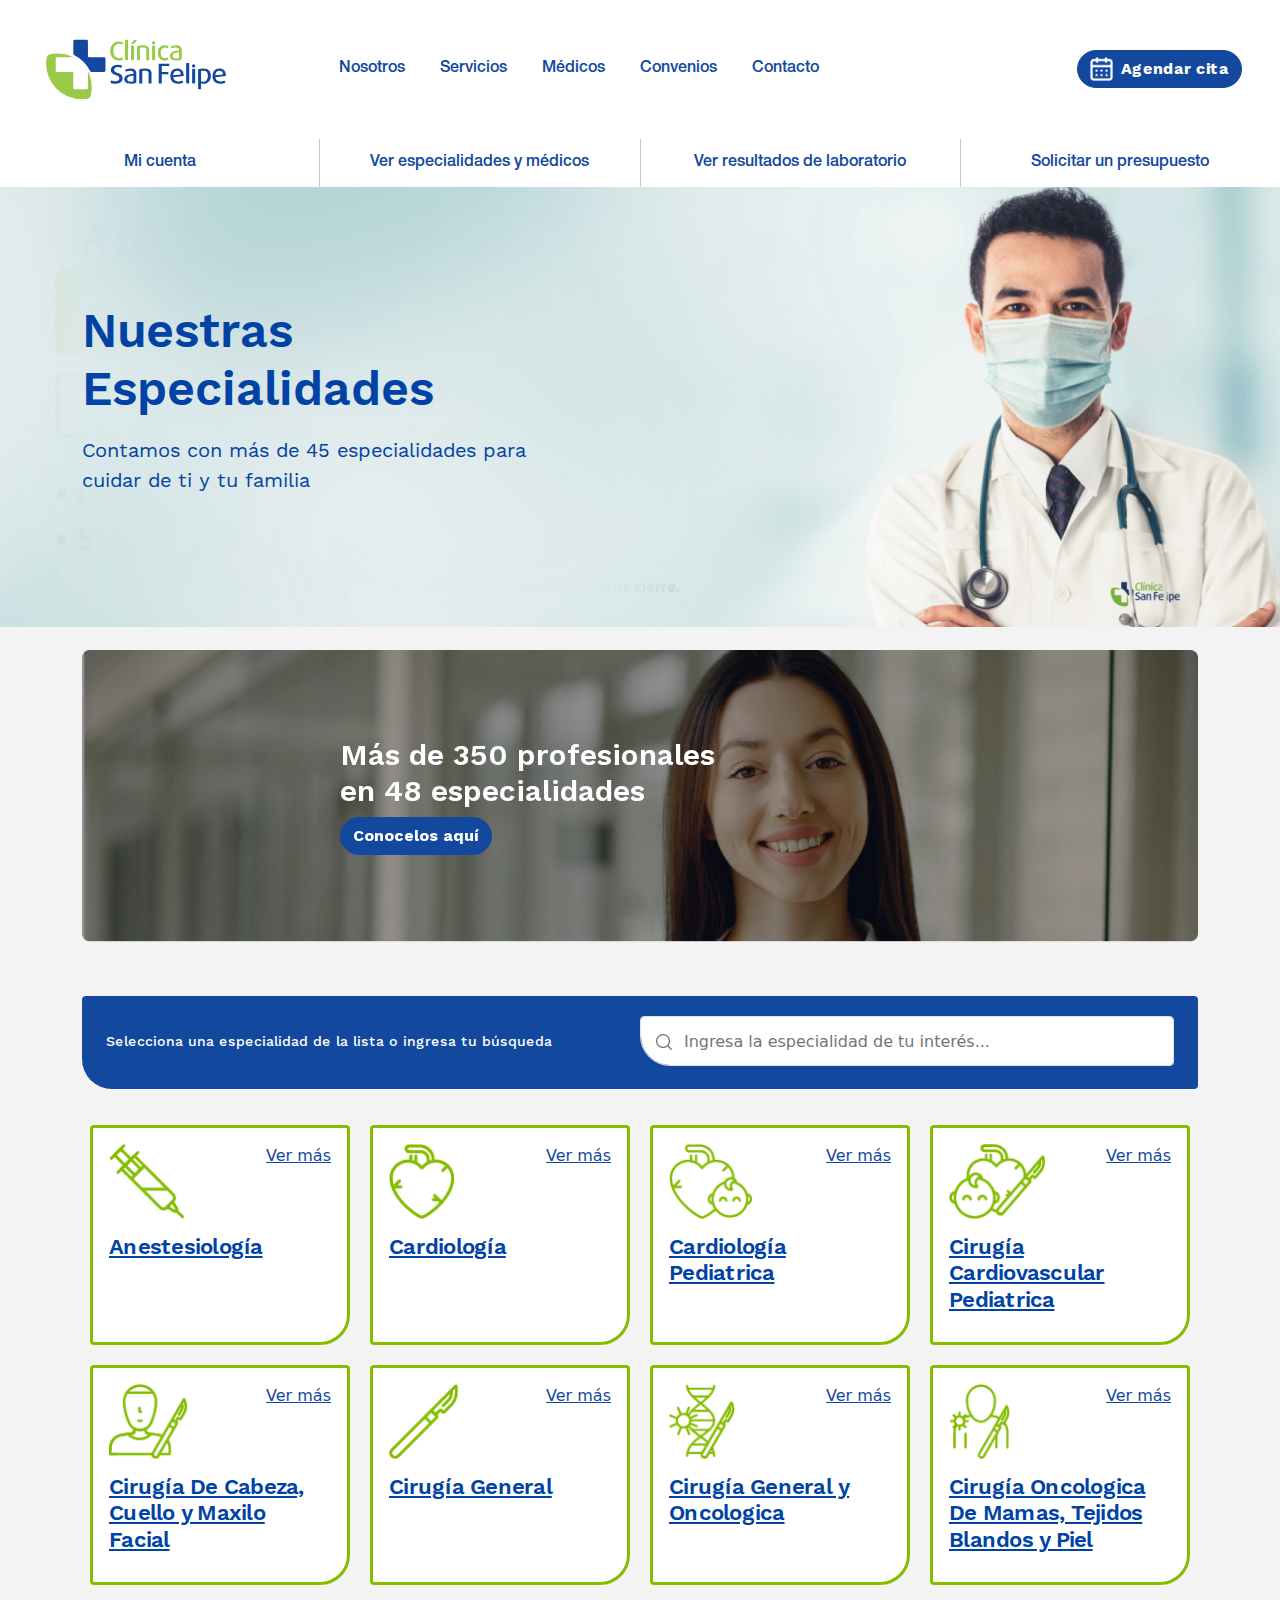
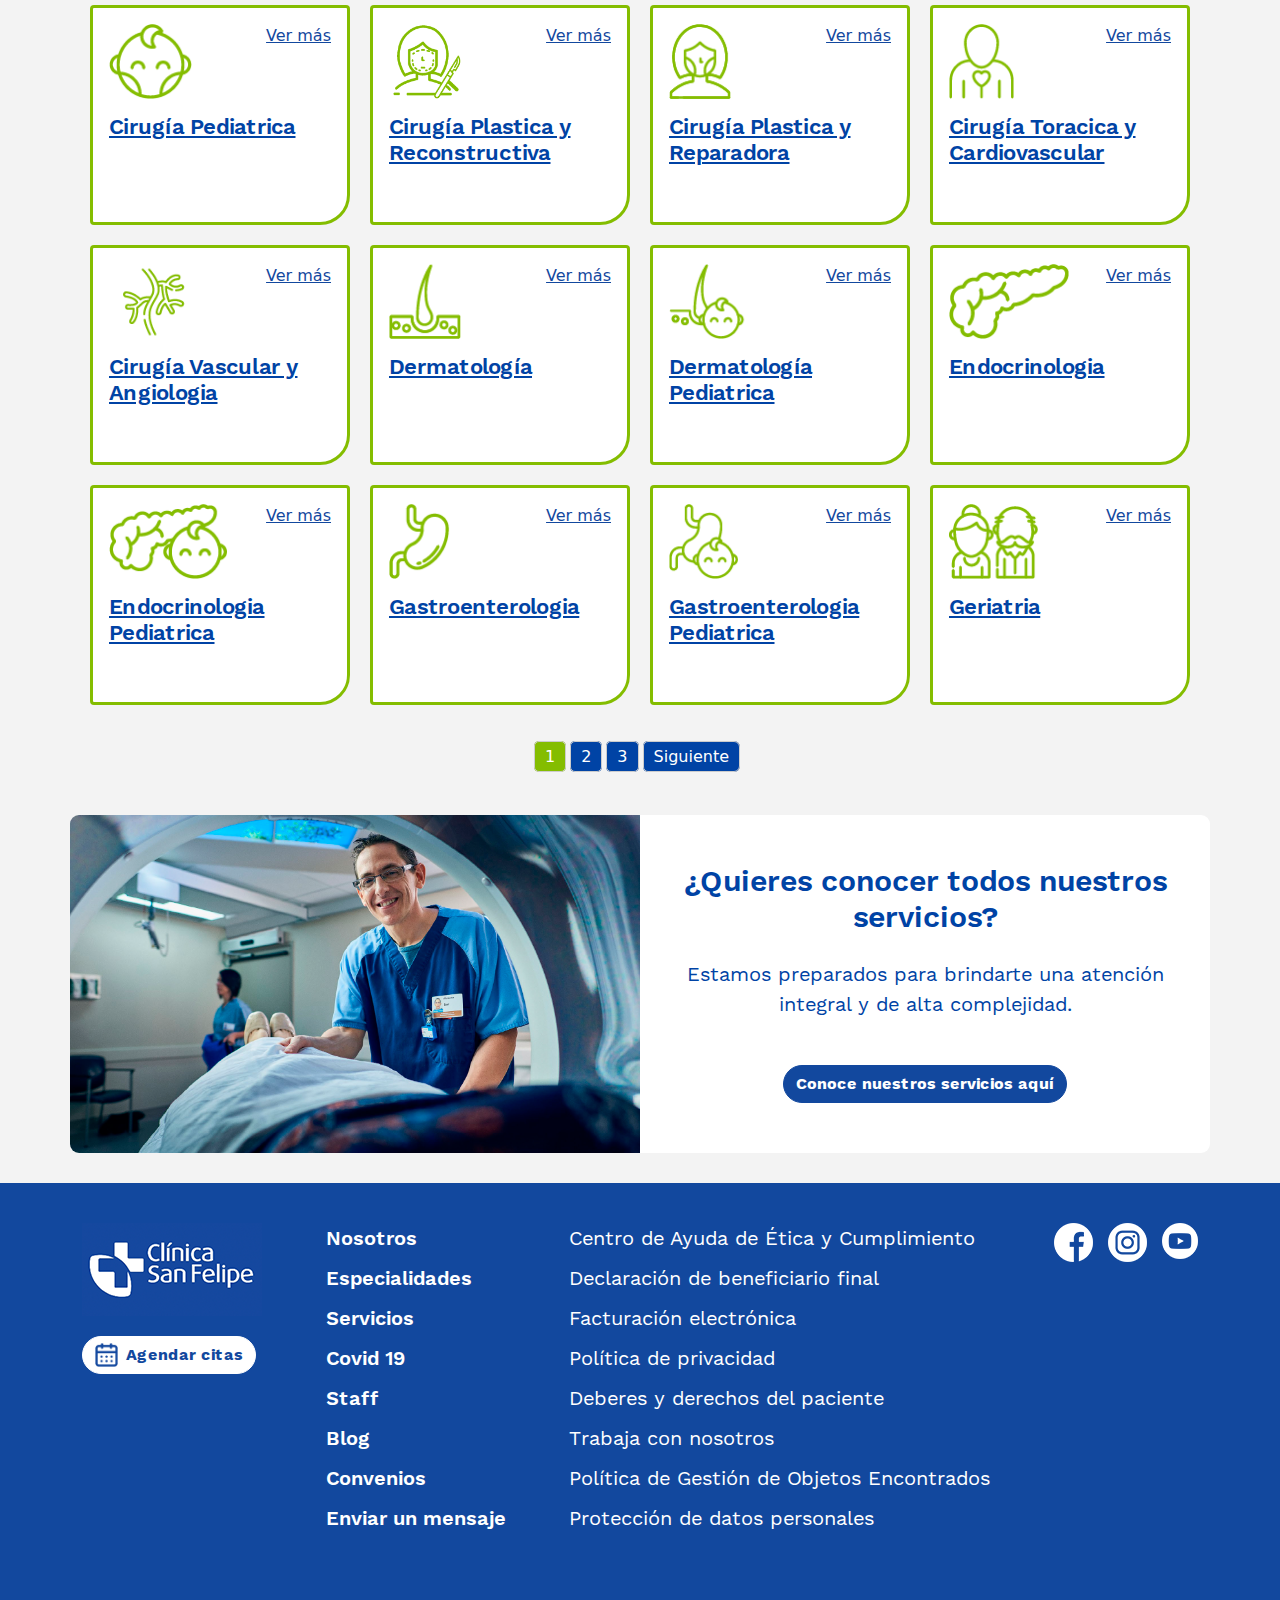
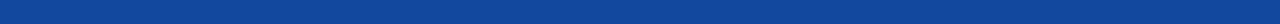
<file: especialidades.html>
<!DOCTYPE html>
<html lang="en">
<head>
    <meta charset="UTF-8">
    <meta name="viewport" content="width=device-width, initial-scale=1.0">
    <title>Clínica San Felipe una clínica privada que ofrece atención de salud de alta complejidad a sus pacientes. | Clinica San Felipe</title>

    <link rel="stylesheet" href="https://cdnjs.cloudflare.com/ajax/libs/animate.css/4.1.1/animate.min.css"/>

    <script src="https://code.jquery.com/jquery-3.6.0.min.js"></script>

    <link href="https://cdn.jsdelivr.net/npm/bootstrap@5.3.3/dist/css/bootstrap.min.css" rel="stylesheet" integrity="sha384-QWTKZyjpPEjISv5WaRU9OFeRpok6YctnYmDr5pNlyT2bRjXh0JMhjY6hW+ALEwIH" crossorigin="anonymous">
    <script src="https://cdn.jsdelivr.net/npm/bootstrap@5.3.3/dist/js/bootstrap.bundle.min.js" integrity="sha384-YvpcrYf0tY3lHB60NNkmXc5s9fDVZLESaAA55NDzOxhy9GkcIdslK1eN7N6jIeHz" crossorigin="anonymous"></script>
    <script src="js/owl.carousel.min.js"></script>    

    <link rel="stylesheet" href="js/assets/owl.carousel.min.css">
    <link rel="stylesheet" href="js/assets/owl.theme.default.min.css">
    <link rel="stylesheet" href="js/assets/ajax-loader.gif">
    <link rel="stylesheet" href="css/style.css">
    <link rel="stylesheet" href="css/especialidad.css">
    <link rel="shortcut icon" href="images/favicon.png" type="image/png">

    <script src="js/scripts.js"></script>
    <script src="js/especialidades.js"></script>
</head>
<body>
    <!-- header -->
    <div class="header">
        <div class="d-flex menu">
            <div class="d-flex align-items-center gap-5">
                <div class="area-logo">
                    <img src="images/nuevo-logo-san-felipe-final-01.svg" alt="logo" class="logo">
                </div>
                <div class="cta-mobile">
                    <a href="" class="btn btn-primary gap-2">
                        <img src="images/calendar.png" alt="" class="animacion-bounce">
                        <span>Agendar cita</span>
                    </a>
                </div>
                <ul class="list-menu">
                    <li class="item"><a href="">Nosotros</a></li>
                    <li class="item"><a href="">Servicios</a></li>
                    <li class="item"><a href="">Médicos</a></li>
                    <li class="item"><a href="">Convenios</a></li>
                    <li class="item"><a href="">Contacto</a></li>
                </ul>
            </div>
            <div class="d-flex align-items-center gap-4">
                <div class="telefono">
                    <a href="tel:012190000">
                        <img src="images/phone.png" alt="">
                        <span>219 0000</span>
                    </a>  
                </div>
                <div class="cta">
                    <a href="" class="btn btn-primary gap-2">
                        <img src="images/calendar.png" alt="" class="animacion-bounce">
                        <span>Agendar cita</span>
                    </a>
                </div>
                
                 <!-- Botón para mostrar el menú -->
                 <button class="navbar-toggler collapsed" aria-expanded="false" aria-label="Mostrar menú de navegación" aria-controls="menu-mobile">
                    <span class="navbar-toggler-icon"></span>
                </button>
                
                <!-- Menú móvil -->
                <div id="menu-mobile" class="menu-mobile" role="navigation" aria-label="Menú móvil">
                    <button class="btn btn-close" aria-label="Cerrar menú">
                    <span aria-hidden="true">&times;</span>
                    </button>
                    <div class="d-flex flex-column gap-2">
                        <div class="telefono">
                            <a href="tel:012190000" aria-label="Llamar al 219 0000">
                            <img src="images/phone.png" alt="Teléfono">
                            <span>219 0000</span>
                            </a>  
                        </div>
                        <ul class="list-menu" role="menu">
                            <li class="item" role="none"><a href="nosotros.html" role="menuitem">Nosotros</a></li>
                            <li class="item" role="none"><a href="#" role="menuitem">Servicios</a></li>
                            <li class="item" role="none"><a href="#" role="menuitem">Especialidades Médicas</a></li>
                            <li class="item" role="none"><a href="#" role="menuitem">Staff Médico</a></li>
                            <li class="item" role="none"><a href="#" role="menuitem">Resultados de Laboratorio</a></li>
                            <li class="item" role="none"><a href="#" role="menuitem">Médicos</a></li>
                            <li class="item" role="none"><a href="#" role="menuitem">Convenios</a></li>
                            <li class="item" role="none"><a href="#" role="menuitem">Contacto</a></li>
                            <li class="item red" role="none"><a href="#" role="menuitem">COVID-19</a></li>
                        </ul>
                    </div>
                </div>
                
            </div>
        </div>
        <div class="d-flex submenu">
            <ul class="list-submenu">
                <li class="item"><a href="">Mi cuenta</a></li>
                <li class="item"><a href="">Ver especialidades y médicos</a></li>
                <li class="item"><a href="">Ver resultados de laboratorio</a></li>
                <li class="item"><a href="">Solicitar un presupuesto</a></li>
            </ul>
        </div>
    </div>
    <!-- fin header -->

    <div class="d-flex flex-column px-0 container-csf">
        <!-- banner -->
        <section class="banner-nosotros">
            <div class="container h-100">
                <div class="d-flex banner-nosotros-texto">
                    <h1>Nuestras Especialidades</h1>
                    <p>Contamos con más de 45 especialidades para cuidar de ti y tu familia</p>
                </div>
            </div>
        </section>
        <!-- fin banner -->
         <!-- banner2 -->
         <section class="py-3">
            <div class="container ">
                <div class="d-flex banner-profesionales">
                    <div class="owl-carousel owl-theme owl-carousel-especialidad">
                        <div class="item">
                            <div class="d-flex img-banner">
                                <img src="images/banner_especialidades.png" alt="">
                            </div>
                            <div class="d-flex flex-column banner2-texto">
                                <h3>Más de 350 profesionales<br>
                                    en 48 especialidades</h3>
                                <a href="·" class="btn btn-primary">Conocelos aquí</a>
                            </div>
                        </div>
                    </div>
                </div>
            </div>
        </section>
        <!-- fin banner2 -->
        <section>
            <div class="container">
                <div class="d-flex medicos-buscador">
                    <div class="d-flex cta-medico">
                        <div class="d-flex ">
                            <div class="d-flex text-form">
                                Selecciona una especialidad de la lista o ingresa tu búsqueda
                            </div>
                        </div>
                        <div class="d-flex form-control form-search-consulta">
                            <label for="search-consulta"><img src="images/magnifying-glass.png" alt=""></label>
                            <input type="text" class="flex-fill border-0 h-100" placeholder="Ingresa la especialidad de tu interés..." id="search-consulta">
                        </div>
                    </div>
                </div>
            </div>
        </section>
        <!-- fin servicios -->

        <!-- sub_servicios -->
        <section class="py-3">
            <div class="container">
                <div class="d-flex sub-servicios-items">
                    <a class="d-flex item" href="">
                        <div class="d-flex link-mobile">
                            <span class="text-decoration-underline">Ver más</span>
                        </div>
                        <div class="d-flex item-content">
                            <div class="d-flex item-cta">
                                <img src="images/e_anestesiologia.png" alt="">
                                <span class="text-decoration-underline">Ver más</span>
                            </div>
                            <div class="d-flex item-nombre">
                                <h4>Anestesiología</h4>
                            </div>
                        </div>
                    </a>
                    <a class="d-flex item" href="">
                        <div class="d-flex link-mobile">
                            <span class="text-decoration-underline">Ver más</span>
                        </div>
                        <div class="d-flex item-content">
                            <div class="d-flex item-cta">
                                <img src="images/e_cardiologia.png" alt="">
                                <span class="text-decoration-underline">Ver más</span>
                            </div>
                            <div class="d-flex item-nombre">
                                <h4>Cardiología</h4>
                            </div>
                        </div>
                    </a>
                    <a class="d-flex item" href="">
                        <div class="d-flex link-mobile">
                            <span class="text-decoration-underline">Ver más</span>
                        </div>
                        <div class="d-flex item-content">
                            <div class="d-flex item-cta">
                                <img src="images/e_cardiologia-pediatrica.png" alt="">
                                <span class="text-decoration-underline">Ver más</span>
                            </div>
                            <div class="d-flex item-nombre">
                                <h4>Cardiología Pediatrica</h4>
                            </div>
                        </div>
                    </a>
                    <a class="d-flex item" href="">
                        <div class="d-flex link-mobile">
                            <span class="text-decoration-underline">Ver más</span>
                        </div>
                        <div class="d-flex item-content">
                            <div class="d-flex item-cta">
                                <img src="images/e_cirugia-cardiovascular-pediatrica.png" alt="">
                                <span class="text-decoration-underline">Ver más</span>
                            </div>
                            <div class="d-flex item-nombre">
                                <h4>Cirugía Cardiovascular Pediatrica</h4>
                            </div>
                        </div>
                    </a>
                    <a class="d-flex item" href="">
                        <div class="d-flex link-mobile">
                            <span class="text-decoration-underline">Ver más</span>
                        </div>
                        <div class="d-flex item-content">
                            <div class="d-flex item-cta">
                                <img src="images/e_cirugia-de-cabeza-cuello-y-maxilo-facial.png" alt="">
                                <span class="text-decoration-underline">Ver más</span>
                            </div>
                            <div class="d-flex item-nombre">
                                <h4>Cirugía De Cabeza, Cuello y Maxilo Facial</h4>
                            </div>
                        </div>
                    </a>
                    <a class="d-flex item" href="">
                        <div class="d-flex link-mobile">
                            <span class="text-decoration-underline">Ver más</span>
                        </div>
                        <div class="d-flex item-content">
                            <div class="d-flex item-cta">
                                <img src="images/e_cirugia-general.png" alt="">
                                <span class="text-decoration-underline">Ver más</span>
                            </div>
                            <div class="d-flex item-nombre">
                                <h4>Cirugía General</h4>
                            </div>
                        </div>
                    </a>
                    <a class="d-flex item" href="">
                        <div class="d-flex link-mobile">
                            <span class="text-decoration-underline">Ver más</span>
                        </div>
                        <div class="d-flex item-content">
                            <div class="d-flex item-cta">
                                <img src="images/e_cirugia-general-y-oncologica.png" alt="">
                                <span class="text-decoration-underline">Ver más</span>
                            </div>
                            <div class="d-flex item-nombre">
                                <h4>Cirugía General y Oncologica</h4>
                            </div>
                        </div>
                    </a>
                    <a class="d-flex item" href="">
                        <div class="d-flex link-mobile">
                            <span class="text-decoration-underline">Ver más</span>
                        </div>
                        <div class="d-flex item-content">
                            <div class="d-flex item-cta">
                            <img src="images/e_cirugia-oncologica-de-mamas-tejidos-blandos-y-piel.png" alt="">
                            <span class="text-decoration-underline">Ver más</span>
                        </div>
                        <div class="d-flex item-nombre">
                            <h4>Cirugía Oncologica De Mamas, Tejidos Blandos y Piel</h4>
                            </div>
                        </div>
                    </a>
                    <a class="d-flex item" href="">
                        <div class="d-flex link-mobile">
                            <span class="text-decoration-underline">Ver más</span>
                        </div>
                        <div class="d-flex item-content">
                            <div class="d-flex item-cta">
                            <img src="images/e_cirugia-pediatrica.png" alt="">
                            <span class="text-decoration-underline">Ver más</span>
                        </div>
                        <div class="d-flex item-nombre">
                            <h4>Cirugía Pediatrica</h4>
                            </div>
                        </div>
                    </a>
                    <a class="d-flex item" href="">
                        <div class="d-flex link-mobile">
                            <span class="text-decoration-underline">Ver más</span>
                        </div>
                        <div class="d-flex item-content">
                            <div class="d-flex item-cta">
                            <img src="images/e_cirugia-plastica-y-reconstructiva.png" alt="">
                            <span class="text-decoration-underline">Ver más</span>
                        </div>
                        <div class="d-flex item-nombre">
                            <h4>Cirugía Plastica y Reconstructiva</h4>
                            </div>
                        </div>
                    </a>
                    <a class="d-flex item" href="">
                        <div class="d-flex link-mobile">
                            <span class="text-decoration-underline">Ver más</span>
                        </div>
                        <div class="d-flex item-content">
                            <div class="d-flex item-cta">
                            <img src="images/e_cirugia-plastica-y-reparadora.png" alt="">
                            <span class="text-decoration-underline">Ver más</span>
                        </div>
                        <div class="d-flex item-nombre">
                            <h4>Cirugía Plastica y Reparadora</h4>
                            </div>
                        </div>
                    </a>
                    <a class="d-flex item" href="">
                        <div class="d-flex link-mobile">
                            <span class="text-decoration-underline">Ver más</span>
                        </div>
                        <div class="d-flex item-content">
                            <div class="d-flex item-cta">
                            <img src="images/e_cirugia-toracica-y-cardiovascular.png" alt="">
                            <span class="text-decoration-underline">Ver más</span>
                        </div>
                        <div class="d-flex item-nombre">
                            <h4>Cirugía Toracica y Cardiovascular</h4>
                            </div>
                        </div>
                    </a>
                    <a class="d-flex item" href="">
                        <div class="d-flex link-mobile">
                            <span class="text-decoration-underline">Ver más</span>
                        </div>
                        <div class="d-flex item-content">
                            <div class="d-flex item-cta">
                            <img src="images/e_cirugia-vascular-y-angiologia.png" alt="">
                            <span class="text-decoration-underline">Ver más</span>
                        </div>
                        <div class="d-flex item-nombre">
                            <h4>Cirugía Vascular y Angiologia</h4>
                            </div>
                        </div>
                    </a>
                    <a class="d-flex item" href="">
                        <div class="d-flex link-mobile">
                            <span class="text-decoration-underline">Ver más</span>
                        </div>
                        <div class="d-flex item-content">
                            <div class="d-flex item-cta">
                            <img src="images/e_dermatologia.png" alt="">
                            <span class="text-decoration-underline">Ver más</span>
                        </div>
                        <div class="d-flex item-nombre">
                            <h4>Dermatología</h4>
                            </div>
                        </div>
                    </a>
                    <a class="d-flex item" href="">
                        <div class="d-flex link-mobile">
                            <span class="text-decoration-underline">Ver más</span>
                        </div>
                        <div class="d-flex item-content">
                            <div class="d-flex item-cta">
                            <img src="images/e_dermatologia-pediatrica.png" alt="">
                            <span class="text-decoration-underline">Ver más</span>
                        </div>
                        <div class="d-flex item-nombre">
                            <h4>Dermatología Pediatrica</h4>
                            </div>
                        </div>
                    </a>
                    <a class="d-flex item" href="">
                        <div class="d-flex link-mobile">
                            <span class="text-decoration-underline">Ver más</span>
                        </div>
                        <div class="d-flex item-content">
                            <div class="d-flex item-cta">
                            <img src="images/e_endocrinologia.png" alt="">
                            <span class="text-decoration-underline">Ver más</span>
                        </div>
                        <div class="d-flex item-nombre">
                            <h4>Endocrinologia</h4>
                            </div>
                        </div>
                    </a>
                    <a class="d-flex item" href="">
                        <div class="d-flex link-mobile">
                            <span class="text-decoration-underline">Ver más</span>
                        </div>
                        <div class="d-flex item-content">
                            <div class="d-flex item-cta">
                            <img src="images/e_endocrinologia-pediatrica.png" alt="">
                            <span class="text-decoration-underline">Ver más</span>
                        </div>
                        <div class="d-flex item-nombre">
                            <h4>Endocrinologia Pediatrica</h4>
                            </div>
                        </div>
                    </a>
                    <a class="d-flex item" href="">
                        <div class="d-flex link-mobile">
                            <span class="text-decoration-underline">Ver más</span>
                        </div>
                        <div class="d-flex item-content">
                            <div class="d-flex item-cta">
                            <img src="images/e_gastroenterologia.png" alt="">
                            <span class="text-decoration-underline">Ver más</span>
                        </div>
                        <div class="d-flex item-nombre">
                            <h4>Gastroenterologia</h4>
                            </div>
                        </div>
                    </a>
                    <a class="d-flex item" href="">
                        <div class="d-flex link-mobile">
                            <span class="text-decoration-underline">Ver más</span>
                        </div>
                        <div class="d-flex item-content">
                            <div class="d-flex item-cta">
                            <img src="images/e_gastroenterologia-pediatrica.png" alt="">
                            <span class="text-decoration-underline">Ver más</span>
                        </div>
                        <div class="d-flex item-nombre">
                            <h4>Gastroenterologia Pediatrica</h4>
                            </div>
                        </div>
                    </a>
                    <a class="d-flex item" href="">
                        <div class="d-flex link-mobile">
                            <span class="text-decoration-underline">Ver más</span>
                        </div>
                        <div class="d-flex item-content">
                            <div class="d-flex item-cta">
                            <img src="images/e_geriatria.png" alt="">
                            <span class="text-decoration-underline">Ver más</span>
                        </div>
                        <div class="d-flex item-nombre">
                            <h4>Geriatria</h4>
                            </div>
                        </div>
                    </a>
                </div>
                <nav aria-label="Page navigation example">
                    <ul class="pagination justify-content-center">
                        <li class="page-item disabled">
                        <a class="page-link">Anterior</a>
                        </li>
                        <li class="page-item active"><a class="page-link" href="#">1</a></li>
                        <li class="page-item"><a class="page-link" href="#">2</a></li>
                        <li class="page-item"><a class="page-link" href="#">3</a></li>
                        <li class="page-item">
                        <a class="page-link" href="#">Siguiente</a>
                        </li>
                    </ul>
                </nav>
            </div>
        </section>
        <!-- fin sub_servicios -->

         <!--banner-->
         <section class="banner">
            <div class="container banner-servicios">
                <div class="d-flex banner-img">
                    <img src="images/banner-servicios-bottom.png" alt="">
                </div>
                <div class="d-flex banner-texto">
                    <h3>¿Quieres conocer todos nuestros servicios?
                    </h3>
                    <p>Estamos preparados para brindarte una atención integral y de alta complejidad.</p>
                    <a href="" class="btn btn-primary">Conoce nuestros servicios aquí </a>
                </div>
            </div>
        </section>
        <!--fin banner-->
        
    </div>

    <!-- footer --> 
    <div class="footer">
        <div class="container container-footer">
            <div class="d-flex footer-col w-150px">
                <img src="images/logo2.png" alt="">
                <div class="cta">
                    <a href="" class="btn btn-primary-basic gap-2">
                        <img src="images/calendar.png" alt="" class="animacion-bounce">
                        <span>Agendar citas</span>
                    </a>
                </div>
            </div>
            <div class="d-flex footer-col w-150px">
                <ul class="list-footer">
                    <li class="item"><a href="">Nosotros</a></li>
                    <li class="item"><a href="">Especialidades</a></li>
                    <li class="item"><a href="">Servicios</a></li>
                    <li class="item"><a href="">Covid 19</a></li>
                    <li class="item"><a href="">Staff</a></li>
                    <li class="item"><a href="">Blog</a></li>
                    <li class="item"><a href="">Convenios</a></li>
                    <li class="item"><a href="">Enviar un mensaje</a></li>
                </ul>
            </div>
            <div class="d-flex footer-col">
                <ul class="list-footer-2">
                    <li class="item"><a href="">Centro de Ayuda de Ética y Cumplimiento</a></li>
                    <li class="item"><a href="">Declaración de beneficiario final</a></li>
                    <li class="item"><a href="">Facturación electrónica</a></li>
                    <li class="item"><a href="">Política de privacidad</a></li>
                    <li class="item"><a href="">Deberes y derechos del paciente</a></li>
                    <li class="item"><a href="">Trabaja con nosotros</a></li>
                    <li class="item"><a href="">Política de Gestión de Objetos Encontrados</a></li>
                    <li class="item"><a href="">Protección de datos personales</a></li>
                </ul>
            </div>
            <div class="d-flex footer-col">
                <div class="rrss">
                    <a href=""><img src="images/fb2.png" alt=""></a>
                    <a href=""><img src="images/insta2.png" alt=""></a>
                    <a href=""><img src="images/ytb2.png" alt=""></a>
                </div>
                <div class="cta-mobile">
                    <a href="" class="btn btn-primary-basic gap-2 px-4 py-2">
                        <img src="images/calendar.png" alt="" class="animacion-bounce">
                        <span>Agendar citas</span>
                    </a>
                </div>
            </div>
        </div>

    </div>
    <!-- fin footer -->

    <div class="scroll-to-top">
        <img src="images/arrow-grey.png" alt="" class="w-75">
    </div>
</body>
</html>
</file>
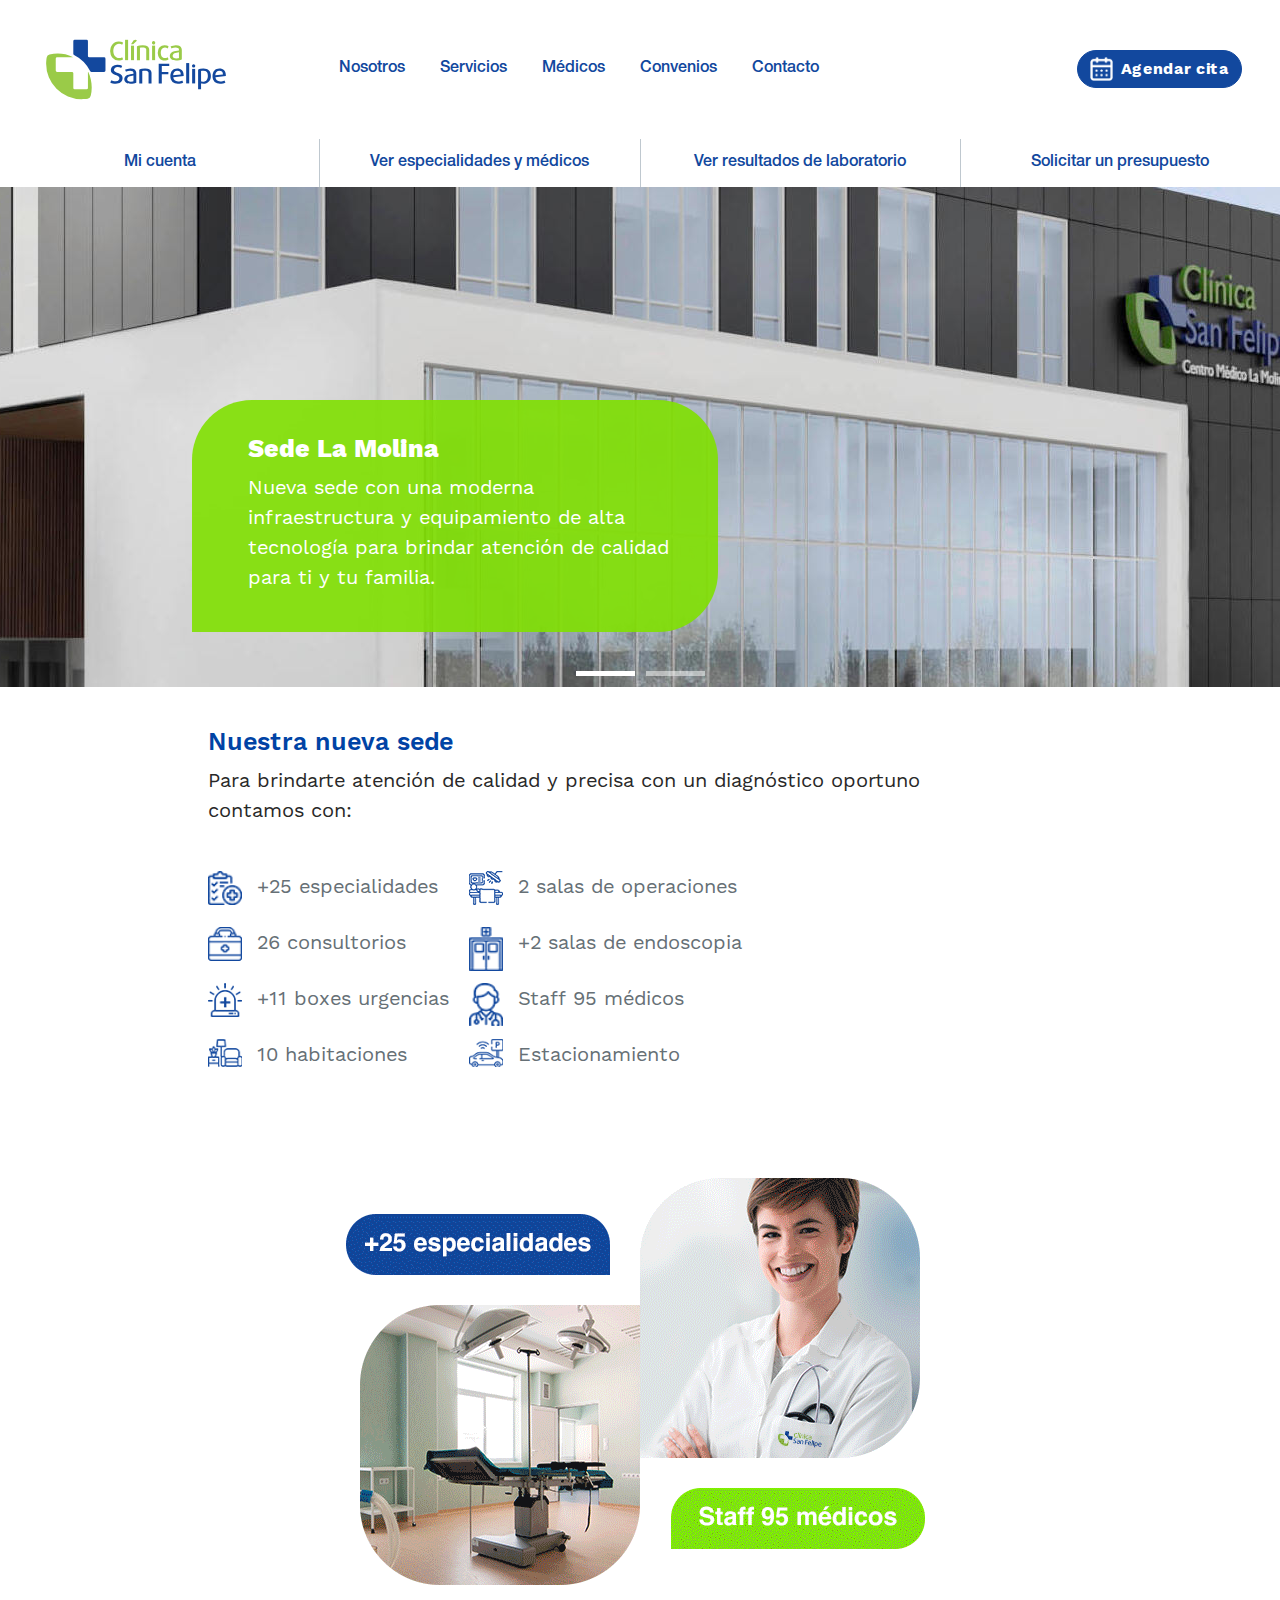
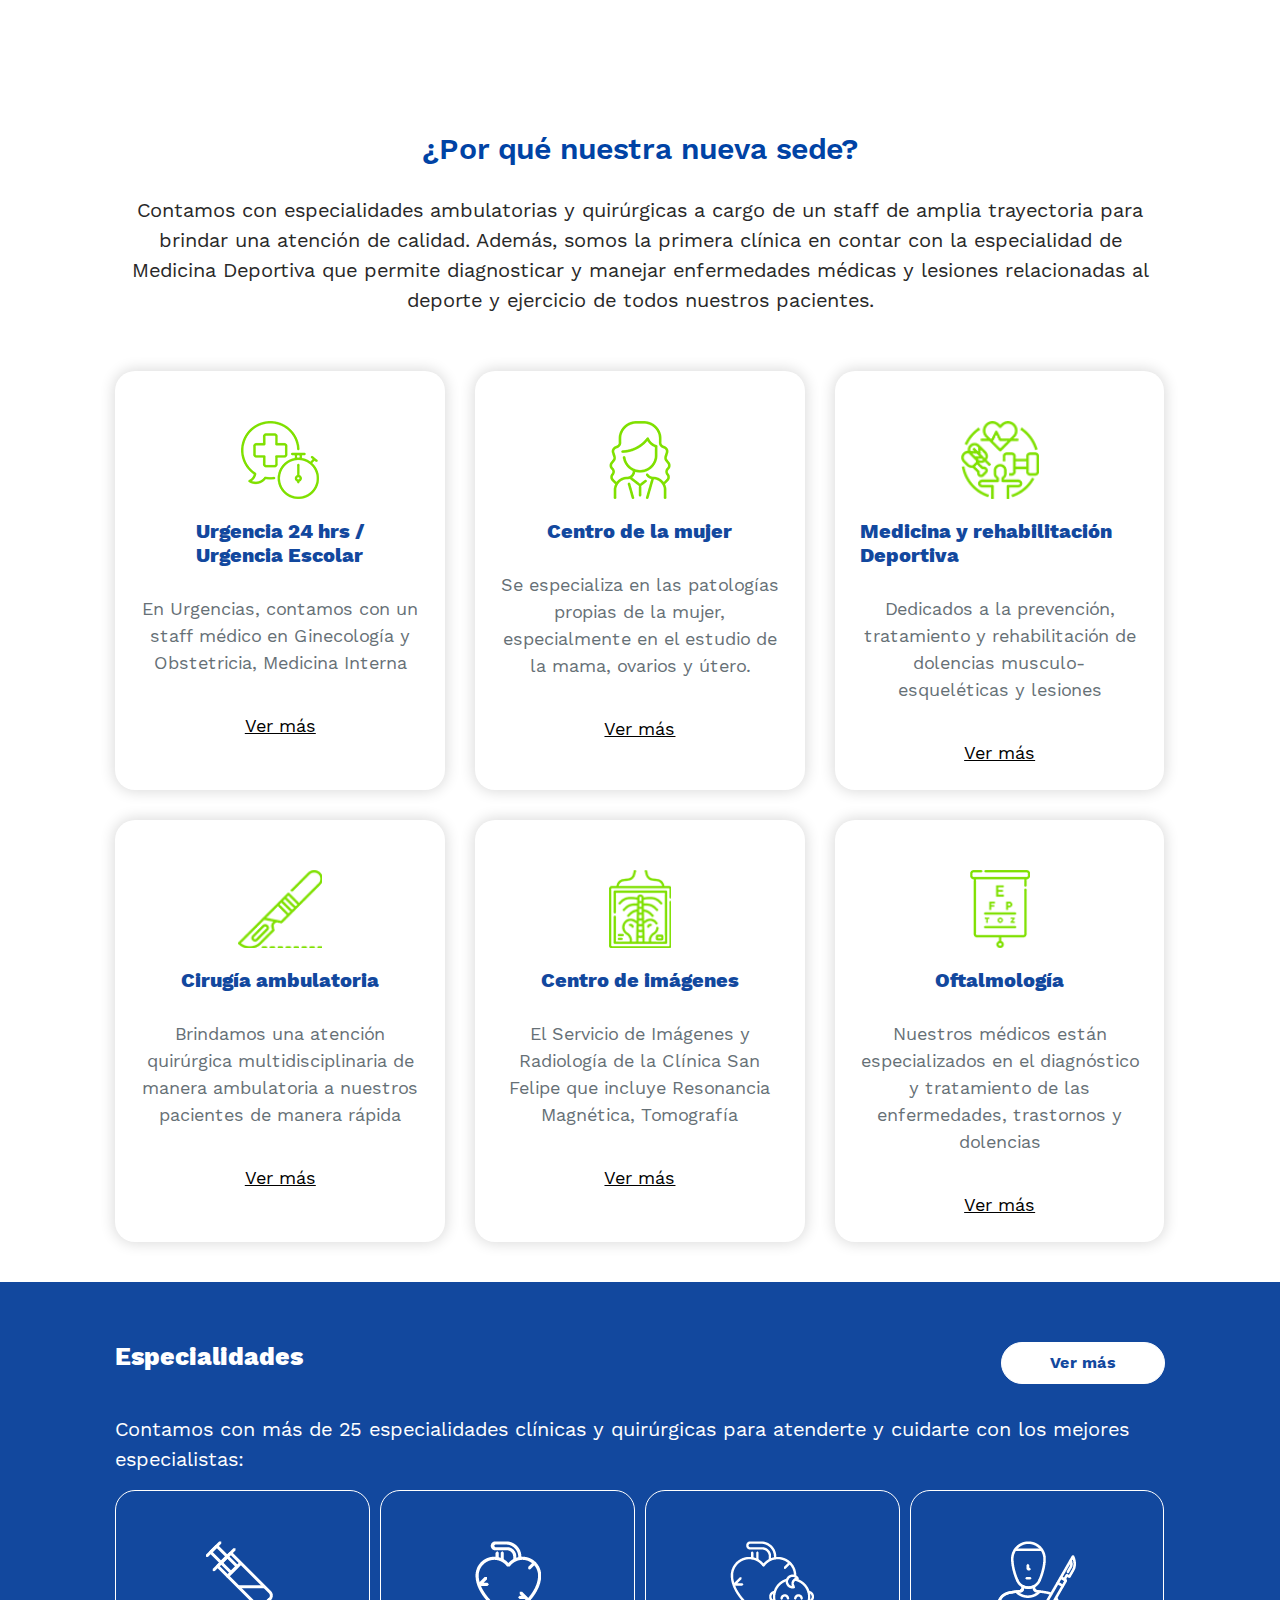
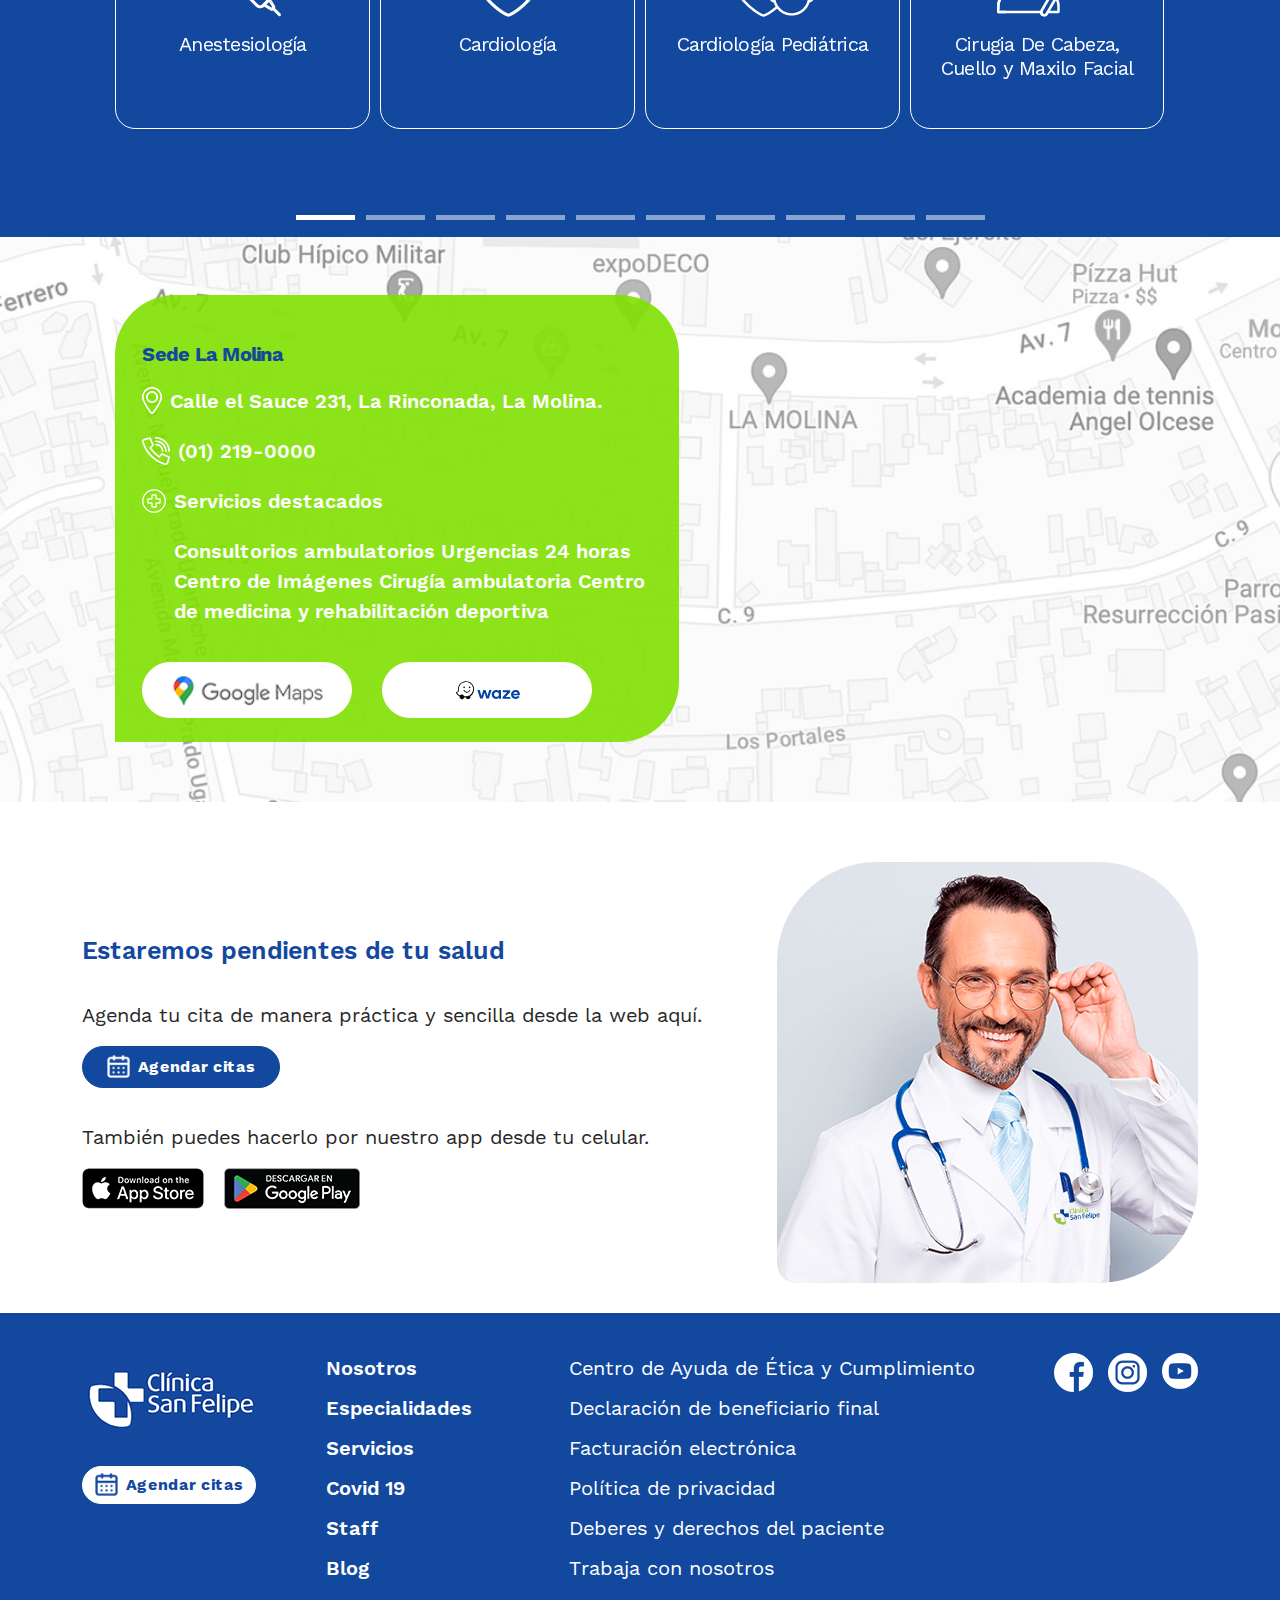
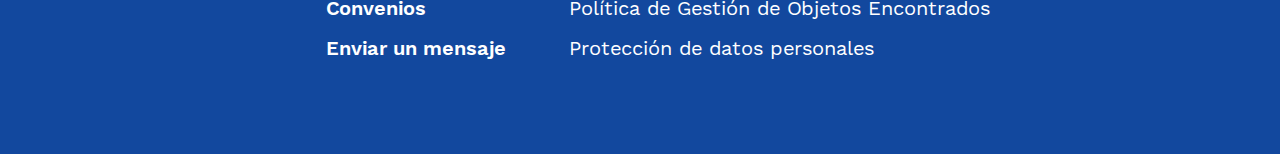
<file: la-molina.html>
<!DOCTYPE html>
<html lang="en">
<head>
    <meta charset="UTF-8">
    <meta name="viewport" content="width=device-width, initial-scale=1.0">
    <title>Clínica San Felipe una clínica privada que ofrece atención de salud de alta complejidad a sus pacientes. | Clinica San Felipe</title>

    <link rel="stylesheet" href="https://cdnjs.cloudflare.com/ajax/libs/animate.css/4.1.1/animate.min.css"/>

    <script src="https://code.jquery.com/jquery-3.6.0.min.js"></script>

    <link href="https://cdn.jsdelivr.net/npm/bootstrap@5.3.3/dist/css/bootstrap.min.css" rel="stylesheet" integrity="sha384-QWTKZyjpPEjISv5WaRU9OFeRpok6YctnYmDr5pNlyT2bRjXh0JMhjY6hW+ALEwIH" crossorigin="anonymous">
    <script src="https://cdn.jsdelivr.net/npm/bootstrap@5.3.3/dist/js/bootstrap.bundle.min.js" integrity="sha384-YvpcrYf0tY3lHB60NNkmXc5s9fDVZLESaAA55NDzOxhy9GkcIdslK1eN7N6jIeHz" crossorigin="anonymous"></script>
    <script src="js/owl.carousel.min.js"></script>    

    <link rel="stylesheet" href="js/assets/owl.carousel.min.css">
    <link rel="stylesheet" href="js/assets/owl.theme.default.min.css">
    <link rel="stylesheet" href="js/assets/ajax-loader.gif">
    <link rel="stylesheet" href="css/style.css">
    <link rel="stylesheet" href="css/detalle-sede.css">
    <link rel="shortcut icon" href="images/favicon.png" type="image/png">

    <script src="js/scripts.js"></script>
    <script src="js/detalle-sede.js"></script>
</head>
<body>
    <!-- header -->
    <div class="header">
        <div class="d-flex menu">
            <div class="d-flex align-items-center gap-5">
                <div class="area-logo">
                    <img src="images/nuevo-logo-san-felipe-final-01.svg" alt="logo" class="logo">
                </div>
                <div class="cta-mobile">
                    <a href="" class="btn btn-primary gap-2">
                        <img src="images/calendar.png" alt="" class="animacion-bounce">
                        <span>Agendar cita</span>
                    </a>
                </div>
                <ul class="list-menu">
                    <li class="item"><a href="">Nosotros</a></li>
                    <li class="item"><a href="">Servicios</a></li>
                    <li class="item"><a href="">Médicos</a></li>
                    <li class="item"><a href="">Convenios</a></li>
                    <li class="item"><a href="">Contacto</a></li>
                </ul>
            </div>
            <div class="d-flex align-items-center gap-4">
                <div class="telefono">
                    <a href="tel:012190000">
                        <img src="images/phone.png" alt="">
                        <span>219 0000</span>
                    </a>  
                </div>
                <div class="cta">
                    <a href="" class="btn btn-primary gap-2">
                        <img src="images/calendar.png" alt="" class="animacion-bounce">
                        <span>Agendar cita</span>
                    </a>
                </div>
                
                 <!-- Botón para mostrar el menú -->
                 <button class="navbar-toggler collapsed" aria-expanded="false" aria-label="Mostrar menú de navegación" aria-controls="menu-mobile">
                    <span class="navbar-toggler-icon"></span>
                </button>
                
                <!-- Menú móvil -->
                <div id="menu-mobile" class="menu-mobile" role="navigation" aria-label="Menú móvil">
                    <button class="btn btn-close" aria-label="Cerrar menú">
                    <span aria-hidden="true">&times;</span>
                    </button>
                    <div class="d-flex flex-column gap-2">
                        <div class="telefono">
                            <a href="tel:012190000" aria-label="Llamar al 219 0000">
                            <img src="images/phone.png" alt="Teléfono">
                            <span>219 0000</span>
                            </a>  
                        </div>
                        <ul class="list-menu" role="menu">
                            <li class="item" role="none"><a href="nosotros.html" role="menuitem">Nosotros</a></li>
                            <li class="item" role="none"><a href="#" role="menuitem">Servicios</a></li>
                            <li class="item" role="none"><a href="#" role="menuitem">Especialidades Médicas</a></li>
                            <li class="item" role="none"><a href="#" role="menuitem">Staff Médico</a></li>
                            <li class="item" role="none"><a href="#" role="menuitem">Resultados de Laboratorio</a></li>
                            <li class="item" role="none"><a href="#" role="menuitem">Médicos</a></li>
                            <li class="item" role="none"><a href="#" role="menuitem">Convenios</a></li>
                            <li class="item" role="none"><a href="#" role="menuitem">Contacto</a></li>
                            <li class="item red" role="none"><a href="#" role="menuitem">COVID-19</a></li>
                        </ul>
                    </div>
                </div>
                
            </div>
        </div>
        <div class="d-flex submenu">
            <ul class="list-submenu">
                <li class="item"><a href="">Mi cuenta</a></li>
                <li class="item"><a href="">Ver especialidades y médicos</a></li>
                <li class="item"><a href="">Ver resultados de laboratorio</a></li>
                <li class="item"><a href="">Solicitar un presupuesto</a></li>
            </ul>
        </div>
    </div>
    <!-- fin header -->

    <div class="d-flex flex-column px-0 container-csf">
        <!-- banner sede-->
        <section class="banner-sede-owl">
            <div class="owl-carousel owl-theme owl-carousel-detalle-sede">
                <div class="item">
                    <div class="d-flex flex-column h-100">
                        <div class="banner-flotante">
                            <h1>Sede La Molina</h1>
                             <p>Nueva sede con una moderna infraestructura y equipamiento de alta tecnología para brindar atención de calidad para ti y tu familia.</p>
                        </div>
                        <img src="images/sede-la-molina.jpg" alt="">
                    </div>
                </div>
                <div class="item">
                    <div class="d-flex flex-column h-100">
                        <div class="banner-flotante">
                            <h1>Excelentes especialistas</h1>
                             <p>Contamos con médicos altamente calificados y especialidades para atender los casos más complejos en pediátricos y adultos.</p>
                             <p><a href="" class="btn btn-primary-basic d-inline px-5 py-3">Ver más</a></p>
                        </div>
                        <img src="images/sede-jesus-maria-2-desktop.jpg" alt="">
                    </div>
                </div>
            </div>
        </section>
        <!-- fin banner sede -->
        <!-- caracteristicas -->
        <section class="servicios servicios-caracteristicas bg-white">
            <div class="container">
                <div class="d-flex caracteristicas">
                    <div class="d-flex caracteristicas-texto">
                        <div class="caracteristica-header">
                            <h3>Nuestra nueva sede</h3>
                            <p>Para brindarte atención de calidad y precisa con un diagnóstico oportuno contamos con:</p>
                        </div>
                        <div class="d-flex list-caracteristicas">
                            <ul>
                                <li>
                                    <img src="images/especialidades.png" alt="">
                                    <p>+25 especialidades</p>
                                </li>
                                <li>
                                    <img src="images/consultorios.png" alt="">
                                    <p>26 consultorios</p>
                                </li>
                                <li>
                                    <img src="images/boxes-urgencias.png" alt="">
                                    <p>+11 boxes urgencias</p>
                                </li>
                                <li>
                                    <img src="images/habitaciones.png" alt="">
                                    <p>10 habitaciones</p>
                                </li>
                            </ul>
                            <ul>
                                <li>
                                    <img src="images/salas-de-operaciones.png" alt="">
                                    <p>2 salas de operaciones</p>
                                </li>
                                <li>
                                    <img src="images/salas-de-endoscopia.png" alt="">
                                    <p>+2 salas de endoscopia</p>
                                </li>
                                <li>
                                    <img src="images/staff-medicos.png" alt="">
                                    <p>Staff 95 médicos</p>
                                </li>
                                <li>
                                    <img src="images/estacionamiento.png" alt="">
                                    <p>Estacionamiento</p>
                                </li>
                            </ul>
                        </div>
                    </div>
                    <div class="d-flex caracteristica-gif">
                        <img src="images/our-sedes-banner.gif" alt="">
                    </div>
                </div>
            </div>
        </section>
        <!-- fin caracteristicas -->
        <!-- beneficios -->
        <section class="beneficios bg-white">
            <div class="container">
                <div class="d-flex beneficios-texto">
                    <h2>¿Por qué nuestra nueva sede?</h2>
                    <p>Contamos con especialidades ambulatorias y quirúrgicas a cargo de un staff de amplia trayectoria para brindar una atención de calidad. Además, somos la primera clínica en contar con la especialidad de Medicina Deportiva que permite diagnosticar y manejar enfermedades médicas y lesiones relacionadas al deporte y ejercicio de todos nuestros pacientes.</p>
                </div>
                <div class="d-flex beneficios-list">
                    <div class="d-flex beneficio-item">
                        <img src="images/urgencia-24-horas.png" alt="">
                        <h3>Urgencia 24 hrs /<br>
                            Urgencia Escolar</h3>
                        <p>En Urgencias, contamos con un staff médico en Ginecología y Obstetricia, Medicina Interna</p>
                        <a href="">Ver más</a>
                        <p class="mas-info">
                            En Urgencias, contamos con un staff médico en Ginecología y Obstetricia, Medicina Interna, Pediatría, 
                            entre otras y personal asistencial para atender a pacientes pediátricos y adultos las 24 horas. 
                            Nuestro servicio de urgencia escolar está pensado exclusivamente para atender a niños y adolescentes 
                            que sufran lesiones traumáticas o heridas en el colegio, en la casa o en cualquier lugar.
                        </p>
                    </div>
                    <div class="d-flex beneficio-item">
                        <img src="images/centro-de-la-mujer.png" alt="">
                        <h3>Centro de la mujer</h3>
                        <p>Se especializa en las patologías propias de la mujer, especialmente en el estudio de la mama, ovarios y útero.</p>
                        <a href="">Ver más</a>
                        <p class="mas-info">
                            Se especializa en las patologías propias de la mujer, especialmente en el estudio de la mama, ovarios y útero. 
                            Por eso, pensando en el cuidado de la mujer contamos con el programa de Power Woman que incluye Consulta médica 
                            ginecológica, Mamografía, Densitometría, Ecografía mamaria y ginecológica, entre otros estudios.
                        </p>
                    </div>
                    <div class="d-flex beneficio-item">
                        <img src="images/medicina-deportiva.png" alt="">
                        <h3>Medicina y rehabilitación Deportiva</h3>
                        <p>Dedicados a la prevención, tratamiento y rehabilitación de dolencias musculo-esqueléticas y lesiones</p>
                        <a href="">Ver más</a>
                        <p class="mas-info">
                            Dedicados a la prevención, tratamiento y rehabilitación de dolencias musculo-esqueléticas y lesiones a 
                            través de la técnica adecuada del ejercicio y a contribuir a un mejor rendimiento. Además, contamos con 
                            chequeo médico Pre competencia y programas de Evaluación pre participativa, Prevención de lesiones, Terapia 
                            especializada en lesiones y Diagnóstico de lesiones deportivas pensado en nuestros pacientes.
                        </p>
                    </div>
                    <div class="d-flex beneficio-item">
                        <img src="images/cirugia-ambulatoria.png" alt="">
                        <h3>Cirugía ambulatoria</h3>
                        <p>Brindamos una atención quirúrgica multidisciplinaria de manera ambulatoria a nuestros pacientes de manera rápida</p>
                        <a href="">Ver más</a>
                        <p class="mas-info">
                            Brindamos una atención quirúrgica multidisciplinaria de manera ambulatoria a nuestros pacientes de manera rápida 
                            y segura. Nuestros procedimientos permiten al paciente salir de alta el mismo día de la operación que se realice.
                        </p>
                    </div>
                    <div class="d-flex beneficio-item">
                        <img src="images/centro-de-imagenes.png" alt="">
                        <h3>Centro de imágenes</h3>
                        <p>El Servicio de Imágenes y Radiología de la Clínica San Felipe que incluye Resonancia Magnética, Tomografía</p>
                        <a href="">Ver más</a>
                        <p class="mas-info">
                            El Servicio de Imágenes y Radiología de la Clínica San Felipe que incluye Resonancia Magnética, Tomografía, 
                            Radiología, Ecografía y Ecocardiografía y Ecodoppler. Presencia de nuestro aliado ROE para la gestión de 
                            laboratorio integral.
                        </p>
                    </div>
                    <div class="d-flex beneficio-item">
                        <img src="images/oftalmologia.png" alt="">
                        <h3>Oftalmología</h3>
                        <p>Nuestros médicos están especializados en el diagnóstico y tratamiento de las enfermedades, trastornos y dolencias</p>
                        <a href="">Ver más</a>
                        <p class="mas-info">
                            Nuestros médicos están especializados en el diagnóstico y tratamiento de las enfermedades, trastornos y 
                            dolencias que afecten al ojo para detectarlo de manera precoz.
                        </p>
                    </div>
                </div>
            </div>
        </section>
        <!-- fin beneficios -->
        <!-- especialidades -->
        <section class="especialidades">
            <div class="container">
                <div class="container-especialidades">
                    <div class="d-flex especialidades-texto-button">
                        <h3>Especialidades</h3>
                        <a href="" class="btn btn-primary-basic px-5 py-2 ver-especialidades">Ver más</a>
                    </div>
                    <p>Contamos con más de 25 especialidades clínicas y quirúrgicas para atenderte y cuidarte con los mejores especialistas:</p>
                    <div class="owl-carousel owl-theme owl-carousel-especialidades">
                        <!--grupo1-->
                        <div class="item">
                            <a class="d-flex flex-column especialidad-item" href="#">
                                <img src="images/anestesiologia.png" alt="">
                                <h4>Anestesiología</h4>
                            </a>
                        </div>
                        <div class="item">
                            <a class="d-flex flex-column especialidad-item" href="#">
                                <img src="images/cardiologia.png" alt="">
                                <h4>Cardiología</h4>
                            </a>
                        </div>
                        <div class="item">
                            <a class="d-flex flex-column especialidad-item" href="#">
                                <img src="images/cardiologia-pediatrica.png" alt="">
                                <h4>Cardiología Pediátrica</h4>
                            </a>
                        </div>
                        <div class="item">
                            <a class="d-flex flex-column especialidad-item" href="#">
                                <img src="images/cirugia-de-cabeza-cuello-y-maxilo-facial.png" alt="">
                                <h4>Cirugia De Cabeza, Cuello y Maxilo Facial</h4>
                            </a>
                        </div>
                        <!--grupo2-->
                        <div class="item">
                            <a class="d-flex flex-column especialidad-item" href="#">
                                <img src="images/cirugia-general.png" alt="">
                                <h4>Cirugía General</h4>
                            </a>
                        </div>
                        <div class="item">
                            <a class="d-flex flex-column especialidad-item" href="#">
                                <img src="images/cirugia-oncologica-de-mamas-tejidos-blandos-y-piel.png" alt="">
                                <h4>Cirugia Oncologica De Mamas, Tejidos Blandos y Piel</h4>
                            </a>
                        </div>
                        <div class="item">
                            <a class="d-flex flex-column especialidad-item" href="#">
                                <img src="images/cirugia-pediatrica.png" alt="">
                                <h4>Cirugía Pediátrica</h4>
                            </a>
                        </div>
                        <div class="item">
                            <a class="d-flex flex-column especialidad-item" href="#">
                                <img src="images/cirugia-plastica-y-reparadora.png" alt="">
                                <h4>Cirugía Plástica y Reconstructiva</h4>
                            </a>
                        </div>
                        <!--grupo3-->
                        <div class="item">
                            <a class="d-flex flex-column especialidad-item" href="#">
                                <img src="images/cirugia-plastica-y-reparadora.png" alt="">
                                <h4>Cirugia Plastica y Reparadora</h4>
                            </a>
                        </div>
                        <div class="item">
                            <a class="d-flex flex-column especialidad-item" href="#">
                                <img src="images/cirugia-toracica-y-cardiovascular.png" alt="">
                                <h4>Cirugia Toracica y Cardiovascular</h4>
                            </a>
                        </div>
                        <div class="item">
                            <a class="d-flex flex-column especialidad-item" href="#">
                                <img src="images/dermatologia.png" alt="">
                                <h4>Dermatología</h4>
                            </a>
                        </div>
                        <div class="item">
                            <a class="d-flex flex-column especialidad-item" href="#">
                                <img src="images/dermatologia-pediatrica.png" alt="">
                                <h4>Dermatología Pediátrica</h4>
                            </a>
                        </div>
                        <!--grupo4-->
                        <div class="item">
                            <a class="d-flex flex-column especialidad-item" href="#">
                                <img src="images/endocrinologia.png" alt="">
                                <h4>Endocrinologia</h4>
                            </a>
                        </div>
                        <div class="item">
                            <a class="d-flex flex-column especialidad-item" href="#">
                                <img src="images/endocrinologia-pediatrica.png" alt="">
                                <h4>Endocrinologia Pediatrica</h4>
                            </a>
                        </div>
                        <div class="item">
                            <a class="d-flex flex-column especialidad-item" href="#">
                                <img src="images/gastroenterologia.png" alt="">
                                <h4>Gastroenterologia</h4>
                            </a>
                        </div>
                        <div class="item">
                            <a class="d-flex flex-column especialidad-item" href="#">
                                <img src="images/geriatria.png" alt="">
                                <h4>Geriatria</h4>
                            </a>
                        </div>
                        <!--grupo5-->
                        <div class="item">
                            <a class="d-flex flex-column especialidad-item" href="#">
                                <img src="images/ginecologia-oncologica.png" alt="">
                                <h4>Ginecologia Oncologica</h4>
                            </a>
                        </div>
                        <div class="item">
                            <a class="d-flex flex-column especialidad-item" href="#">
                                <img src="images/ginecologia-y-obstetricia.png" alt="">
                                <h4>Ginecologia y Obstetricia</h4>
                            </a>
                        </div>
                        <div class="item">
                            <a class="d-flex flex-column especialidad-item" href="#">
                                <img src="images/hematologia.png" alt="">
                                <h4>Hematologia</h4>
                            </a>
                        </div>
                        <div class="item">
                            <a class="d-flex flex-column especialidad-item" href="#">
                                <img src="images/inmunologia-y-alergia.png" alt="">
                                <h4>Inmunologia y Alergia</h4>
                            </a>
                        </div>
                        <!--grupo6-->
                        <div class="item">
                            <a class="d-flex flex-column especialidad-item" href="#">
                                <img src="images/medicina-del-deporte.png" alt="">
                                <h4>Medicina Del Deporte</h4>
                            </a>
                        </div>
                        <div class="item">
                            <a class="d-flex flex-column especialidad-item" href="#">
                                <img src="images/medicina-interna.png" alt="">
                                <h4>Medicina Interna</h4>
                            </a>
                        </div>
                        <div class="item">
                            <a class="d-flex flex-column especialidad-item" href="#">
                                <img src="images/nefrologia.png" alt="">
                                <h4>Nefrologia</h4>
                            </a>
                        </div>
                        <div class="item">
                            <a class="d-flex flex-column especialidad-item" href="#">
                                <img src="images/neumologia.png" alt="">
                                <h4>Neumologia</h4>
                            </a>
                        </div>
                        <!--grupo7-->
                        <div class="item">
                            <a class="d-flex flex-column especialidad-item" href="#">
                                <img src="images/neumologia-pediatrica.png" alt="">
                                <h4>Neumologia Pediatrica</h4>
                            </a>
                        </div>
                        <div class="item">
                            <a class="d-flex flex-column especialidad-item" href="#">
                                <img src="images/neurocirugia.png" alt="">
                                <h4>Neurocirugia</h4>
                            </a>
                        </div>
                        <div class="item">
                            <a class="d-flex flex-column especialidad-item" href="#">
                                <img src="images/neurologia.png" alt="">
                                <h4>Neurologia</h4>
                            </a>
                        </div>
                        <div class="item">
                            <a class="d-flex flex-column especialidad-item" href="#">
                                <img src="images/nutricion.png" alt="">
                                <h4>Nutricion</h4>
                            </a>
                        </div>
                        <!--grupo8-->
                        <div class="item">
                            <a class="d-flex flex-column especialidad-item" href="#">
                                <img src="images/odontologia.png" alt="">
                                <h4>Odontologia</h4>
                            </a>
                        </div>
                        <div class="item">
                            <a class="d-flex flex-column especialidad-item" href="#">
                                <img src="images/oftalmologia_1.png" alt="">
                                <h4>Oftalmologia</h4>
                            </a>
                        </div>
                        <div class="item">
                            <a class="d-flex flex-column especialidad-item" href="#">
                                <img src="images/oncologia-medica.png" alt="">
                                <h4>Oncologia Medica</h4>
                            </a>
                        </div>
                        <div class="item">
                            <a class="d-flex flex-column especialidad-item" href="#">
                                <img src="images/ortopedia-y-traumatologia.png" alt="">
                                <h4>Ortopedia y Traumatologia</h4>
                            </a>
                        </div>
                        <!--grupo9-->
                        <div class="item">
                            <a class="d-flex flex-column especialidad-item" href="#">
                                <img src="images/otorrinolaringologia.png" alt="">
                                <h4>Otorrinolaringologia</h4>
                            </a>
                        </div>
                        <div class="item">
                            <a class="d-flex flex-column especialidad-item" href="#">
                                <img src="images/pediatria.png" alt="">
                                <h4>Pediatria</h4>
                            </a>
                        </div>
                        <div class="item">
                            <a class="d-flex flex-column especialidad-item" href="#">
                                <img src="images/psicologia.png" alt="">
                                <h4>Psicogeriatria</h4>
                            </a>
                        </div>
                        <div class="item">
                            <a class="d-flex flex-column especialidad-item" href="#">
                                <img src="images/psicologia.png" alt="">
                                <h4>Psicologia</h4>
                            </a>
                        </div>
                        <!--grupo10-->
                        <div class="item">
                            <a class="d-flex flex-column especialidad-item" href="#">
                                <img src="images/psiquiatria.png" alt="">
                                <h4>Psiquiatria</h4>
                            </a>
                        </div>
                        <div class="item">
                            <a class="d-flex flex-column especialidad-item" href="#">
                                <img src="images/reumatologia.png" alt="">
                                <h4>Reumatologia</h4>
                            </a>
                        </div>
                        <div class="item">
                            <a class="d-flex flex-column especialidad-item" href="#">
                                <img src="images/urologia.png" alt="">
                                <h4>Urologia</h4>
                            </a>
                        </div>
                        <div class="item">
                            <a class="d-flex flex-column especialidad-item" href="#">
                                <img src="images/anestesiologia.png" alt="">
                                <h4>Anestesiologia</h4>
                            </a>
                        </div>
                    </div>
                    <div class="grid-especialidades ocultar">
                            <!--grupo1-->
                            <div class="item">
                                <a class="d-flex flex-column especialidad-item" href="#">
                                    <img src="images/anestesiologia.png" alt="">
                                    <h4>Anestesiología</h4>
                                </a>
                            </div>
                            <div class="item">
                                <a class="d-flex flex-column especialidad-item" href="#">
                                    <img src="images/cardiologia.png" alt="">
                                    <h4>Cardiología</h4>
                                </a>
                            </div>
                            <div class="item">
                                <a class="d-flex flex-column especialidad-item" href="#">
                                    <img src="images/cardiologia-pediatrica.png" alt="">
                                    <h4>Cardiología Pediátrica</h4>
                                </a>
                            </div>
                            <div class="item">
                                <a class="d-flex flex-column especialidad-item" href="#">
                                    <img src="images/cirugia-de-cabeza-cuello-y-maxilo-facial.png" alt="">
                                    <h4>Cirugia De Cabeza, Cuello y Maxilo Facial</h4>
                                </a>
                            </div>
                            <!--grupo2-->
                            <div class="item">
                                <a class="d-flex flex-column especialidad-item" href="#">
                                    <img src="images/cirugia-general.png" alt="">
                                    <h4>Cirugía General</h4>
                                </a>
                            </div>
                            <div class="item">
                                <a class="d-flex flex-column especialidad-item" href="#">
                                    <img src="images/cirugia-oncologica-de-mamas-tejidos-blandos-y-piel.png" alt="">
                                    <h4>Cirugia Oncologica De Mamas, Tejidos Blandos y Piel</h4>
                                </a>
                            </div>
                            <div class="item">
                                <a class="d-flex flex-column especialidad-item" href="#">
                                    <img src="images/cirugia-pediatrica.png" alt="">
                                    <h4>Cirugía Pediátrica</h4>
                                </a>
                            </div>
                            <div class="item">
                                <a class="d-flex flex-column especialidad-item" href="#">
                                    <img src="images/cirugia-plastica-y-reparadora.png" alt="">
                                    <h4>Cirugía Plástica y Reconstructiva</h4>
                                </a>
                            </div>
                            <!--grupo3-->
                            <div class="item">
                                <a class="d-flex flex-column especialidad-item" href="#">
                                    <img src="images/cirugia-plastica-y-reparadora.png" alt="">
                                    <h4>Cirugia Plastica y Reparadora</h4>
                                </a>
                            </div>
                            <div class="item">
                                <a class="d-flex flex-column especialidad-item" href="#">
                                    <img src="images/cirugia-toracica-y-cardiovascular.png" alt="">
                                    <h4>Cirugia Toracica y Cardiovascular</h4>
                                </a>
                            </div>
                            <div class="item">
                                <a class="d-flex flex-column especialidad-item" href="#">
                                    <img src="images/dermatologia.png" alt="">
                                    <h4>Dermatología</h4>
                                </a>
                            </div>
                            <div class="item">
                                <a class="d-flex flex-column especialidad-item" href="#">
                                    <img src="images/dermatologia-pediatrica.png" alt="">
                                    <h4>Dermatología Pediátrica</h4>
                                </a>
                            </div>
                            <!--grupo4-->
                            <div class="item">
                                <a class="d-flex flex-column especialidad-item" href="#">
                                    <img src="images/endocrinologia.png" alt="">
                                    <h4>Endocrinologia</h4>
                                </a>
                            </div>
                            <div class="item">
                                <a class="d-flex flex-column especialidad-item" href="#">
                                    <img src="images/endocrinologia-pediatrica.png" alt="">
                                    <h4>Endocrinologia Pediatrica</h4>
                                </a>
                            </div>
                            <div class="item">
                                <a class="d-flex flex-column especialidad-item" href="#">
                                    <img src="images/gastroenterologia.png" alt="">
                                    <h4>Gastroenterologia</h4>
                                </a>
                            </div>
                            <div class="item">
                                <a class="d-flex flex-column especialidad-item" href="#">
                                    <img src="images/geriatria.png" alt="">
                                    <h4>Geriatria</h4>
                                </a>
                            </div>
                            <!--grupo5-->
                            <div class="item">
                                <a class="d-flex flex-column especialidad-item" href="#">
                                    <img src="images/ginecologia-oncologica.png" alt="">
                                    <h4>Ginecologia Oncologica</h4>
                                </a>
                            </div>
                            <div class="item">
                                <a class="d-flex flex-column especialidad-item" href="#">
                                    <img src="images/ginecologia-y-obstetricia.png" alt="">
                                    <h4>Ginecologia y Obstetricia</h4>
                                </a>
                            </div>
                            <div class="item">
                                <a class="d-flex flex-column especialidad-item" href="#">
                                    <img src="images/hematologia.png" alt="">
                                    <h4>Hematologia</h4>
                                </a>
                            </div>
                            <div class="item">
                                <a class="d-flex flex-column especialidad-item" href="#">
                                    <img src="images/inmunologia-y-alergia.png" alt="">
                                    <h4>Inmunologia y Alergia</h4>
                                </a>
                            </div>
                            <!--grupo6-->
                            <div class="item">
                                <a class="d-flex flex-column especialidad-item" href="#">
                                    <img src="images/medicina-del-deporte.png" alt="">
                                    <h4>Medicina Del Deporte</h4>
                                </a>
                            </div>
                            <div class="item">
                                <a class="d-flex flex-column especialidad-item" href="#">
                                    <img src="images/medicina-interna.png" alt="">
                                    <h4>Medicina Interna</h4>
                                </a>
                            </div>
                            <div class="item">
                                <a class="d-flex flex-column especialidad-item" href="#">
                                    <img src="images/nefrologia.png" alt="">
                                    <h4>Nefrologia</h4>
                                </a>
                            </div>
                            <div class="item">
                                <a class="d-flex flex-column especialidad-item" href="#">
                                    <img src="images/neumologia.png" alt="">
                                    <h4>Neumologia</h4>
                                </a>
                            </div>
                            <!--grupo7-->
                            <div class="item">
                                <a class="d-flex flex-column especialidad-item" href="#">
                                    <img src="images/neumologia-pediatrica.png" alt="">
                                    <h4>Neumologia Pediatrica</h4>
                                </a>
                            </div>
                            <div class="item">
                                <a class="d-flex flex-column especialidad-item" href="#">
                                    <img src="images/neurocirugia.png" alt="">
                                    <h4>Neurocirugia</h4>
                                </a>
                            </div>
                            <div class="item">
                                <a class="d-flex flex-column especialidad-item" href="#">
                                    <img src="images/neurologia.png" alt="">
                                    <h4>Neurologia</h4>
                                </a>
                            </div>
                            <div class="item">
                                <a class="d-flex flex-column especialidad-item" href="#">
                                    <img src="images/nutricion.png" alt="">
                                    <h4>Nutricion</h4>
                                </a>
                            </div>
                            <!--grupo8-->
                            <div class="item">
                                <a class="d-flex flex-column especialidad-item" href="#">
                                    <img src="images/odontologia.png" alt="">
                                    <h4>Odontologia</h4>
                                </a>
                            </div>
                            <div class="item">
                                <a class="d-flex flex-column especialidad-item" href="#">
                                    <img src="images/oftalmologia_1.png" alt="">
                                    <h4>Oftalmologia</h4>
                                </a>
                            </div>
                            <div class="item">
                                <a class="d-flex flex-column especialidad-item" href="#">
                                    <img src="images/oncologia-medica.png" alt="">
                                    <h4>Oncologia Medica</h4>
                                </a>
                            </div>
                            <div class="item">
                                <a class="d-flex flex-column especialidad-item" href="#">
                                    <img src="images/ortopedia-y-traumatologia.png" alt="">
                                    <h4>Ortopedia y Traumatologia</h4>
                                </a>
                            </div>
                            <!--grupo9-->
                            <div class="item">
                                <a class="d-flex flex-column especialidad-item" href="#">
                                    <img src="images/otorrinolaringologia.png" alt="">
                                    <h4>Otorrinolaringologia</h4>
                                </a>
                            </div>
                            <div class="item">
                                <a class="d-flex flex-column especialidad-item" href="#">
                                    <img src="images/pediatria.png" alt="">
                                    <h4>Pediatria</h4>
                                </a>
                            </div>
                            <div class="item">
                                <a class="d-flex flex-column especialidad-item" href="#">
                                    <img src="images/psicologia.png" alt="">
                                    <h4>Psicogeriatria</h4>
                                </a>
                            </div>
                            <div class="item">
                                <a class="d-flex flex-column especialidad-item" href="#">
                                    <img src="images/psicologia.png" alt="">
                                    <h4>Psicologia</h4>
                                </a>
                            </div>
                            <!--grupo10-->
                            <div class="item">
                                <a class="d-flex flex-column especialidad-item" href="#">
                                    <img src="images/psiquiatria.png" alt="">
                                    <h4>Psiquiatria</h4>
                                </a>
                            </div>
                            <div class="item">
                                <a class="d-flex flex-column especialidad-item" href="#">
                                    <img src="images/reumatologia.png" alt="">
                                    <h4>Reumatologia</h4>
                                </a>
                            </div>
                            <div class="item">
                                <a class="d-flex flex-column especialidad-item" href="#">
                                    <img src="images/urologia.png" alt="">
                                    <h4>Urologia</h4>
                                </a>
                            </div>
                            <div class="item">
                                <a class="d-flex flex-column especialidad-item" href="#">
                                    <img src="images/anestesiologia.png" alt="">
                                    <h4>Anestesiologia</h4>
                                </a>
                            </div>
                    </div>
                </div>
                
            </div>
        </section>
        <!-- fin especialidades -->
        <!-- mapa -->
        <section class="mapa">
            <img src="images/mapa-la-molina-desktop.jpg" data-src-mobile="images/mapa-la-molina-m.webp" alt="mapa la molina" class="bg-mapa-banner img-mapa">
            <div class="container">
                <div class="d-flex mapa-banner">
                    <div class="d-flex banner">
                        <h4 class="mb-0">Sede La Molina</h4>
                        <div class="d-flex gap-2 align-items-center">
                            <img src="images/location2.png" alt="">
                            <span>Calle el Sauce 231, La Rinconada, La Molina.</span>
                        </div>
                        <div class="d-flex gap-2 align-items-center">
                            <img src="images/phone2.png" alt="">
                            <span>(01) 219-0000</span>
                        </div>
                        <div class="d-flex gap-2 align-items-center">
                            <img src="images/service.png" alt="">
                            <span>Servicios destacados</span>
                        </div>
                        <ul class="list-mapa">
                            <li>Consultorios ambulatorios</li>
                            <li>Urgencias 24 horas</li>
                            <li>Centro de Imágenes</li>
                            <li>Cirugía ambulatoria</li>
                            <li>Centro de medicina y rehabilitación deportiva</li>
                        </ul>
                        <div class="d-flex buttons-banner">
                            <a href="https://goo.gl/maps/wPEnaYZNBL7E3zUg7" class="btn btn-primary-basic"><img src="images/google-maps_0.png" alt=""></a>
                            <a href="https://ul.waze.com/ul?ll=-12.084055,-76.928683&navigate=yes" class="btn btn-primary-basic"><img src="images/sede-waze.svg" alt=""></a>
                        </div>
                    </div>
                </div>
            </div>
        </section>
        <!-- fin mapa -->
        <!-- agendar cita -->
        <section class="agendar-cita bg-white">
            <div class="container d-flex cita">
                <div class="d-flex flex-column justify-content-start gap-4">
                    <h3>Estaremos pendientes de tu salud</h3>
                    <div class="d-flex flex-column">
                        <p>Agenda tu cita de manera práctica y sencilla desde la web aquí.</p>
                        <div class="cta">
                            <a href="" class="btn btn-primary gap-2 px-4 py-2">
                                <img src="images/calendar.png" alt="" class="animacion-bounce">
                                <span>Agendar citas</span>
                            </a>
                        </div>
                    </div>
                    <div class="d-flex flex-column">
                        <p>También puedes hacerlo por nuestro app desde tu celular.</p>
                        <div class="buttons">
                            <a href=""><img src="images/app-store2.png" alt=""></a>
                            <a href=""><img src="images/google-play2.png" alt=""></a>
                        </div>
                    </div>
                </div>
                <div class="d-flex cita-img">
                    <img src="images/doctor.png" alt="" class="img-doctor">
                </div>
            </div>
        </section>
        <!-- fin agendar cita -->
        
    </div>

    <!-- footer --> 
    <div class="footer">
        <div class="container container-footer">
            <div class="d-flex footer-col w-150px">
                <img src="images/logo2.png" alt="">
                <div class="cta">
                    <a href="" class="btn btn-primary-basic gap-2">
                        <img src="images/calendar.png" alt="" class="animacion-bounce">
                        <span>Agendar citas</span>
                    </a>
                </div>
            </div>
            <div class="d-flex footer-col w-150px">
                <ul class="list-footer">
                    <li class="item"><a href="">Nosotros</a></li>
                    <li class="item"><a href="">Especialidades</a></li>
                    <li class="item"><a href="">Servicios</a></li>
                    <li class="item"><a href="">Covid 19</a></li>
                    <li class="item"><a href="">Staff</a></li>
                    <li class="item"><a href="">Blog</a></li>
                    <li class="item"><a href="">Convenios</a></li>
                    <li class="item"><a href="">Enviar un mensaje</a></li>
                </ul>
            </div>
            <div class="d-flex footer-col">
                <ul class="list-footer-2">
                    <li class="item"><a href="">Centro de Ayuda de Ética y Cumplimiento</a></li>
                    <li class="item"><a href="">Declaración de beneficiario final</a></li>
                    <li class="item"><a href="">Facturación electrónica</a></li>
                    <li class="item"><a href="">Política de privacidad</a></li>
                    <li class="item"><a href="">Deberes y derechos del paciente</a></li>
                    <li class="item"><a href="">Trabaja con nosotros</a></li>
                    <li class="item"><a href="">Política de Gestión de Objetos Encontrados</a></li>
                    <li class="item"><a href="">Protección de datos personales</a></li>
                </ul>
            </div>
            <div class="d-flex footer-col">
                <div class="rrss">
                    <a href=""><img src="images/fb2.png" alt=""></a>
                    <a href=""><img src="images/insta2.png" alt=""></a>
                    <a href=""><img src="images/ytb2.png" alt=""></a>
                </div>
                <div class="cta-mobile">
                    <a href="" class="btn btn-primary-basic gap-2 px-4 py-2">
                        <img src="images/calendar.png" alt="" class="animacion-bounce">
                        <span>Agendar citas</span>
                    </a>
                </div>
            </div>
        </div>

    </div>
    <!-- fin footer -->

    <div class="scroll-to-top">
        <img src="images/arrow-grey.png" alt="" class="w-75">
    </div>
</body>
</html>
</file>
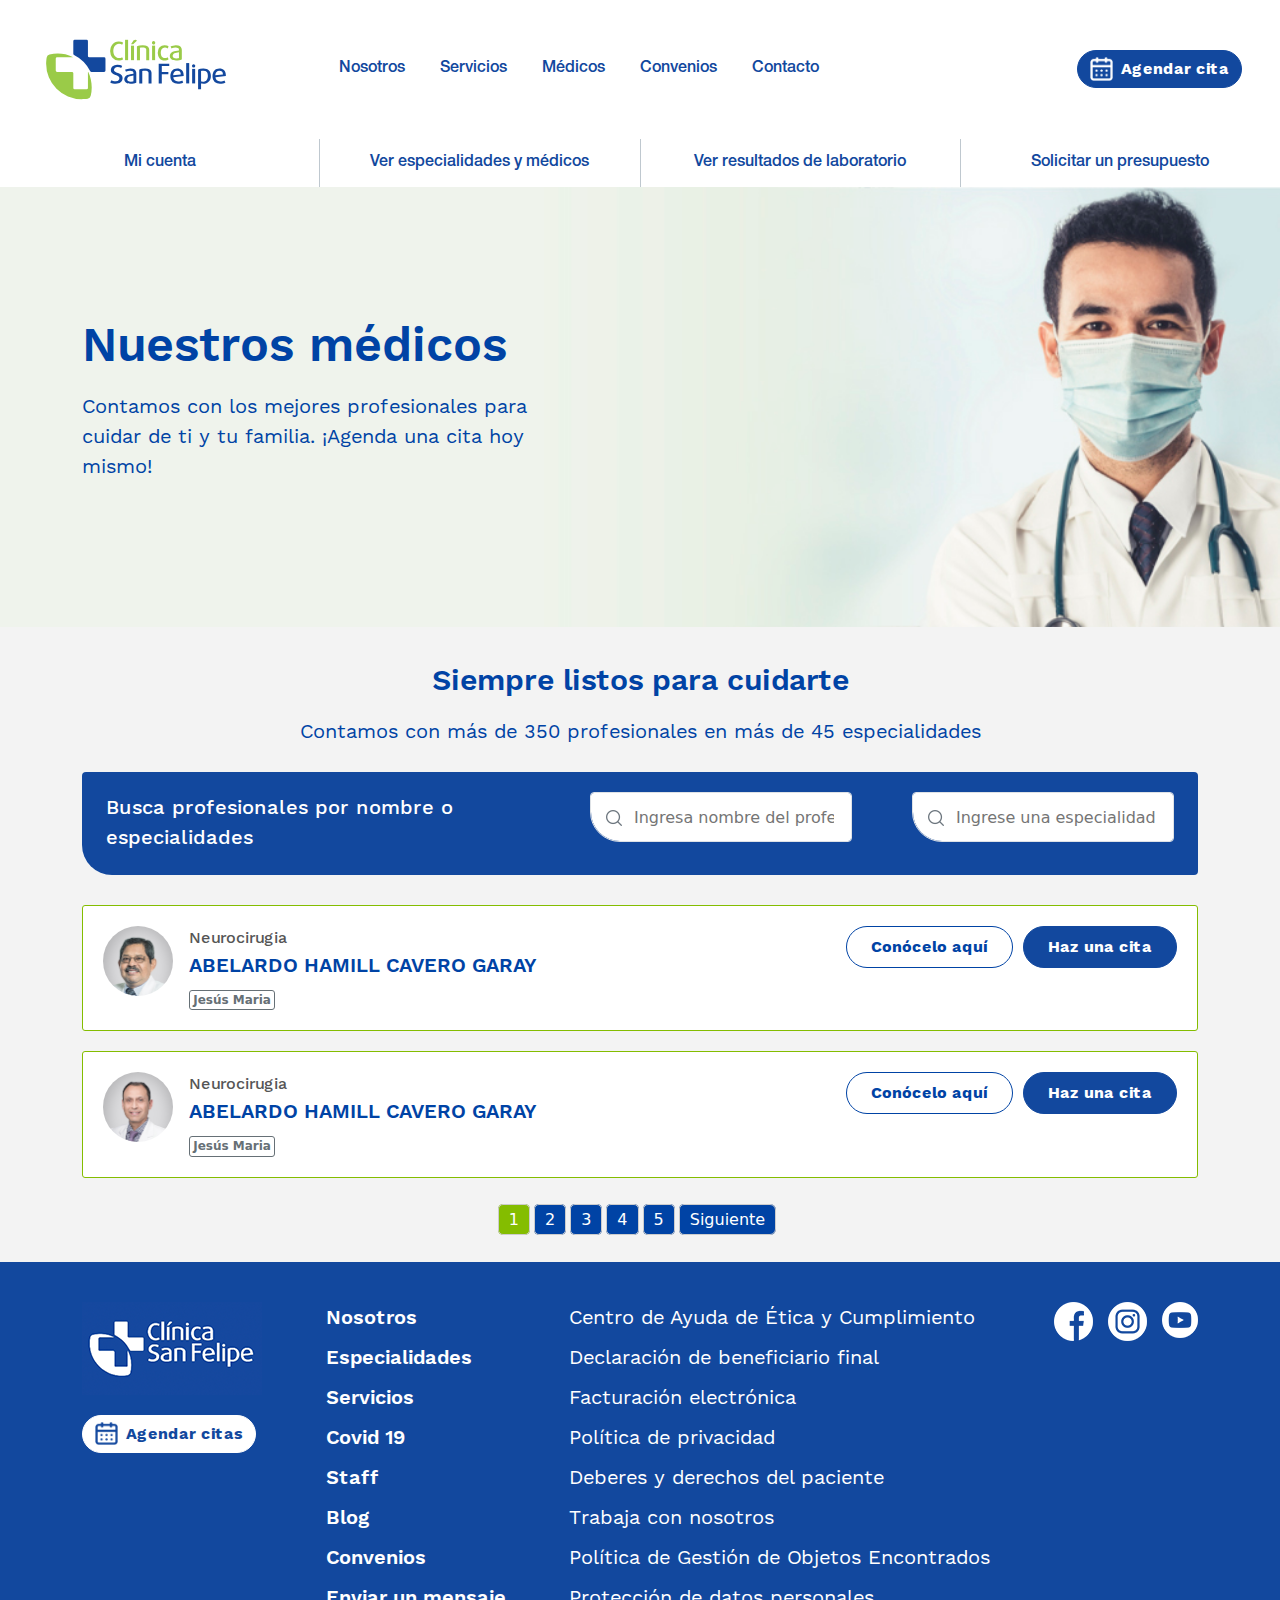
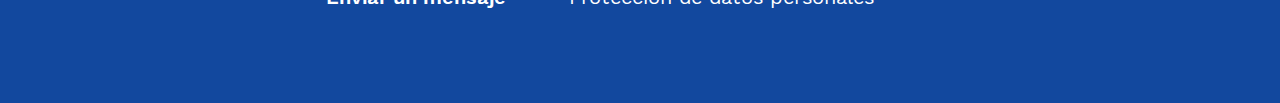
<file: medicos.html>
<!DOCTYPE html>
<html lang="en">
<head>
    <meta charset="UTF-8">
    <meta name="viewport" content="width=device-width, initial-scale=1.0">
    <title>Clínica San Felipe una clínica privada que ofrece atención de salud de alta complejidad a sus pacientes. | Clinica San Felipe</title>

    <link rel="stylesheet" href="https://cdnjs.cloudflare.com/ajax/libs/animate.css/4.1.1/animate.min.css"/>

    <script src="https://code.jquery.com/jquery-3.6.0.min.js"></script>

    <link href="https://cdn.jsdelivr.net/npm/bootstrap@5.3.3/dist/css/bootstrap.min.css" rel="stylesheet" integrity="sha384-QWTKZyjpPEjISv5WaRU9OFeRpok6YctnYmDr5pNlyT2bRjXh0JMhjY6hW+ALEwIH" crossorigin="anonymous">
    <script src="https://cdn.jsdelivr.net/npm/bootstrap@5.3.3/dist/js/bootstrap.bundle.min.js" integrity="sha384-YvpcrYf0tY3lHB60NNkmXc5s9fDVZLESaAA55NDzOxhy9GkcIdslK1eN7N6jIeHz" crossorigin="anonymous"></script>
    <script src="js/owl.carousel.min.js"></script>    

    <link rel="stylesheet" href="js/assets/owl.carousel.min.css">
    <link rel="stylesheet" href="js/assets/owl.theme.default.min.css">
    <link rel="stylesheet" href="js/assets/ajax-loader.gif">
    <link rel="stylesheet" href="css/style.css">
    <link rel="stylesheet" href="css/medicos.css">
    <link rel="shortcut icon" href="images/favicon.png" type="image/png">

    <script src="js/scripts.js"></script>
</head>
<body>
    <!-- header -->
    <div class="header">
        <div class="d-flex menu">
            <div class="d-flex align-items-center gap-5">
                <div class="area-logo">
                    <img src="images/nuevo-logo-san-felipe-final-01.svg" alt="logo" class="logo">
                </div>
                <div class="cta-mobile">
                    <a href="" class="btn btn-primary gap-2">
                        <img src="images/calendar.png" alt="" class="animacion-bounce">
                        <span>Agendar cita</span>
                    </a>
                </div>
                <ul class="list-menu">
                    <li class="item"><a href="">Nosotros</a></li>
                    <li class="item"><a href="">Servicios</a></li>
                    <li class="item"><a href="">Médicos</a></li>
                    <li class="item"><a href="">Convenios</a></li>
                    <li class="item"><a href="">Contacto</a></li>
                </ul>
            </div>
            <div class="d-flex align-items-center gap-4">
                <div class="telefono">
                    <a href="tel:012190000">
                        <img src="images/phone.png" alt="">
                        <span>219 0000</span>
                    </a>  
                </div>
                <div class="cta">
                    <a href="" class="btn btn-primary gap-2">
                        <img src="images/calendar.png" alt="" class="animacion-bounce">
                        <span>Agendar cita</span>
                    </a>
                </div>
                
                 <!-- Botón para mostrar el menú -->
                 <button class="navbar-toggler collapsed" aria-expanded="false" aria-label="Mostrar menú de navegación" aria-controls="menu-mobile">
                    <span class="navbar-toggler-icon"></span>
                </button>
                
                <!-- Menú móvil -->
                <div id="menu-mobile" class="menu-mobile" role="navigation" aria-label="Menú móvil">
                    <button class="btn btn-close" aria-label="Cerrar menú">
                    <span aria-hidden="true">&times;</span>
                    </button>
                    <div class="d-flex flex-column gap-2">
                        <div class="telefono">
                            <a href="tel:012190000" aria-label="Llamar al 219 0000">
                            <img src="images/phone.png" alt="Teléfono">
                            <span>219 0000</span>
                            </a>  
                        </div>
                        <ul class="list-menu" role="menu">
                            <li class="item" role="none"><a href="nosotros.html" role="menuitem">Nosotros</a></li>
                            <li class="item" role="none"><a href="#" role="menuitem">Servicios</a></li>
                            <li class="item" role="none"><a href="#" role="menuitem">Especialidades Médicas</a></li>
                            <li class="item" role="none"><a href="#" role="menuitem">Staff Médico</a></li>
                            <li class="item" role="none"><a href="#" role="menuitem">Resultados de Laboratorio</a></li>
                            <li class="item" role="none"><a href="#" role="menuitem">Médicos</a></li>
                            <li class="item" role="none"><a href="#" role="menuitem">Convenios</a></li>
                            <li class="item" role="none"><a href="#" role="menuitem">Contacto</a></li>
                            <li class="item red" role="none"><a href="#" role="menuitem">COVID-19</a></li>
                        </ul>
                    </div>
                </div>
                
            </div>
        </div>
        <div class="d-flex submenu">
            <ul class="list-submenu">
                <li class="item"><a href="">Mi cuenta</a></li>
                <li class="item"><a href="">Ver especialidades y médicos</a></li>
                <li class="item"><a href="">Ver resultados de laboratorio</a></li>
                <li class="item"><a href="">Solicitar un presupuesto</a></li>
            </ul>
        </div>
    </div>
    <!-- fin header -->

    <div class="d-flex flex-column px-0 container-csf">
        <!-- banner -->
        <section class="banner-medicos">
            <div class="container h-100">
                <div class="d-flex banner-medicos-texto">
                    <h1>Nuestros médicos</h1>
                    <p>Contamos con los mejores profesionales para cuidar de ti y tu familia. ¡Agenda una cita hoy mismo!</p>
                </div>
            </div>
        </section>
        <!-- fin banner -->
        <!-- medicos -->
        <section class="medicos">
            <div class="container">
                <div class="d-flex medicos-texto">
                    <h2>Siempre listos para cuidarte</h2>
                    <p>Contamos con más de 350 profesionales en más de 45 especialidades</p>
                </div>
                <div class="d-flex medicos-buscador">
                    
                    <div class="d-flex cta-medico">
                        <div class="d-flex ">
                            <div class="d-flex text-form">
                                Busca profesionales por nombre o especialidades
                            </div>
                        </div>
                        <div class="d-flex form-control form-search-consulta">
                            <label for="search-consulta"><img src="images/magnifying-glass.png" alt=""></label>
                            <input type="text" class="flex-fill border-0 h-100" placeholder="Ingresa nombre del profesional" id="search-consulta">
                        </div>
                        <div class="d-flex form-control form-search-consulta">
                            <label for="search-consulta"><img src="images/magnifying-glass.png" alt=""></label>
                            <input type="text" class="flex-fill border-0 h-100" placeholder="Ingrese una especialidad" id="search-consulta">
                        </div>
                    </div>
                </div>
            </div>
        </section>
        <!-- fin servicios -->
        <!-- lista -->
        <section class="seccion-lista">
            <div class="container">
                <div class="d-flex lista-resultado">

                    <div class="d-flex lista">
                        <div class="d-flex gap-3">
                            <div class="d-flex avatar">
                                <img src="images/caverodr.jpg" alt="">
                            </div>
                            <div class="d-flex flex-column descripcion">
                                <span class="area">Neurocirugia</span>
                                <div class="nombre">ABELARDO HAMILL CAVERO GARAY</div>
                                <span class="badge">Jesús Maria</span>
                            </div>
                        </div>
                        <div class="d-flex ctas">
                            <a href="#" class="btn btn-primary-outline px-4 py-2">Conócelo aquí</a>
                            <a href="#" class="btn btn-primary px-4 py-2">Haz una cita</a>
                        </div>
                    </div>

                    <div class="d-flex lista">
                        <div class="d-flex gap-3">
                            <div class="d-flex avatar">
                                <img src="images/puertas_pardes.jpg" alt="">
                            </div>
                            <div class="d-flex flex-column descripcion">
                                <span class="area">Neurocirugia</span>
                                <div class="nombre">ABELARDO HAMILL CAVERO GARAY</div>
                                <span class="badge">Jesús Maria</span>
                            </div>
                        </div>
                        <div class="d-flex ctas">
                            <a href="#" class="btn btn-primary-outline px-4 py-2">Conócelo aquí</a>
                            <a href="#" class="btn btn-primary px-4 py-2">Haz una cita</a>
                        </div>
                    </div>

                </div>
                <nav aria-label="Page navigation example">
                    <ul class="pagination justify-content-center">
                        <li class="page-item disabled">
                        <a class="page-link">Anterior</a>
                        </li>
                        <li class="page-item active"><a class="page-link" href="#">1</a></li>
                        <li class="page-item"><a class="page-link" href="#">2</a></li>
                        <li class="page-item"><a class="page-link" href="#">3</a></li>
                        <li class="page-item"><a class="page-link" href="#">4</a></li>
                        <li class="page-item"><a class="page-link" href="#">5</a></li>
                        <li class="page-item">
                        <a class="page-link" href="#">Siguiente</a>
                        </li>
                    </ul>
                </nav>
            </div>
        </section>
        <!-- fin sedes -->
        
    </div>

    <!-- footer --> 
    <div class="footer">
        <div class="container container-footer">
            <div class="d-flex footer-col w-150px">
                <img src="images/logo2.png" alt="">
                <div class="cta">
                    <a href="" class="btn btn-primary-basic gap-2">
                        <img src="images/calendar.png" alt="" class="animacion-bounce">
                        <span>Agendar citas</span>
                    </a>
                </div>
            </div>
            <div class="d-flex footer-col w-150px">
                <ul class="list-footer">
                    <li class="item"><a href="">Nosotros</a></li>
                    <li class="item"><a href="">Especialidades</a></li>
                    <li class="item"><a href="">Servicios</a></li>
                    <li class="item"><a href="">Covid 19</a></li>
                    <li class="item"><a href="">Staff</a></li>
                    <li class="item"><a href="">Blog</a></li>
                    <li class="item"><a href="">Convenios</a></li>
                    <li class="item"><a href="">Enviar un mensaje</a></li>
                </ul>
            </div>
            <div class="d-flex footer-col">
                <ul class="list-footer-2">
                    <li class="item"><a href="">Centro de Ayuda de Ética y Cumplimiento</a></li>
                    <li class="item"><a href="">Declaración de beneficiario final</a></li>
                    <li class="item"><a href="">Facturación electrónica</a></li>
                    <li class="item"><a href="">Política de privacidad</a></li>
                    <li class="item"><a href="">Deberes y derechos del paciente</a></li>
                    <li class="item"><a href="">Trabaja con nosotros</a></li>
                    <li class="item"><a href="">Política de Gestión de Objetos Encontrados</a></li>
                    <li class="item"><a href="">Protección de datos personales</a></li>
                </ul>
            </div>
            <div class="d-flex footer-col">
                <div class="rrss">
                    <a href=""><img src="images/fb2.png" alt=""></a>
                    <a href=""><img src="images/insta2.png" alt=""></a>
                    <a href=""><img src="images/ytb2.png" alt=""></a>
                </div>
                <div class="cta-mobile">
                    <a href="" class="btn btn-primary-basic gap-2 px-4 py-2">
                        <img src="images/calendar.png" alt="" class="animacion-bounce">
                        <span>Agendar citas</span>
                    </a>
                </div>
            </div>
        </div>

    </div>
    <!-- fin footer -->

    <div class="scroll-to-top">
        <img src="images/arrow-grey.png" alt="" class="w-75">
    </div>
</body>
</html>
</file>
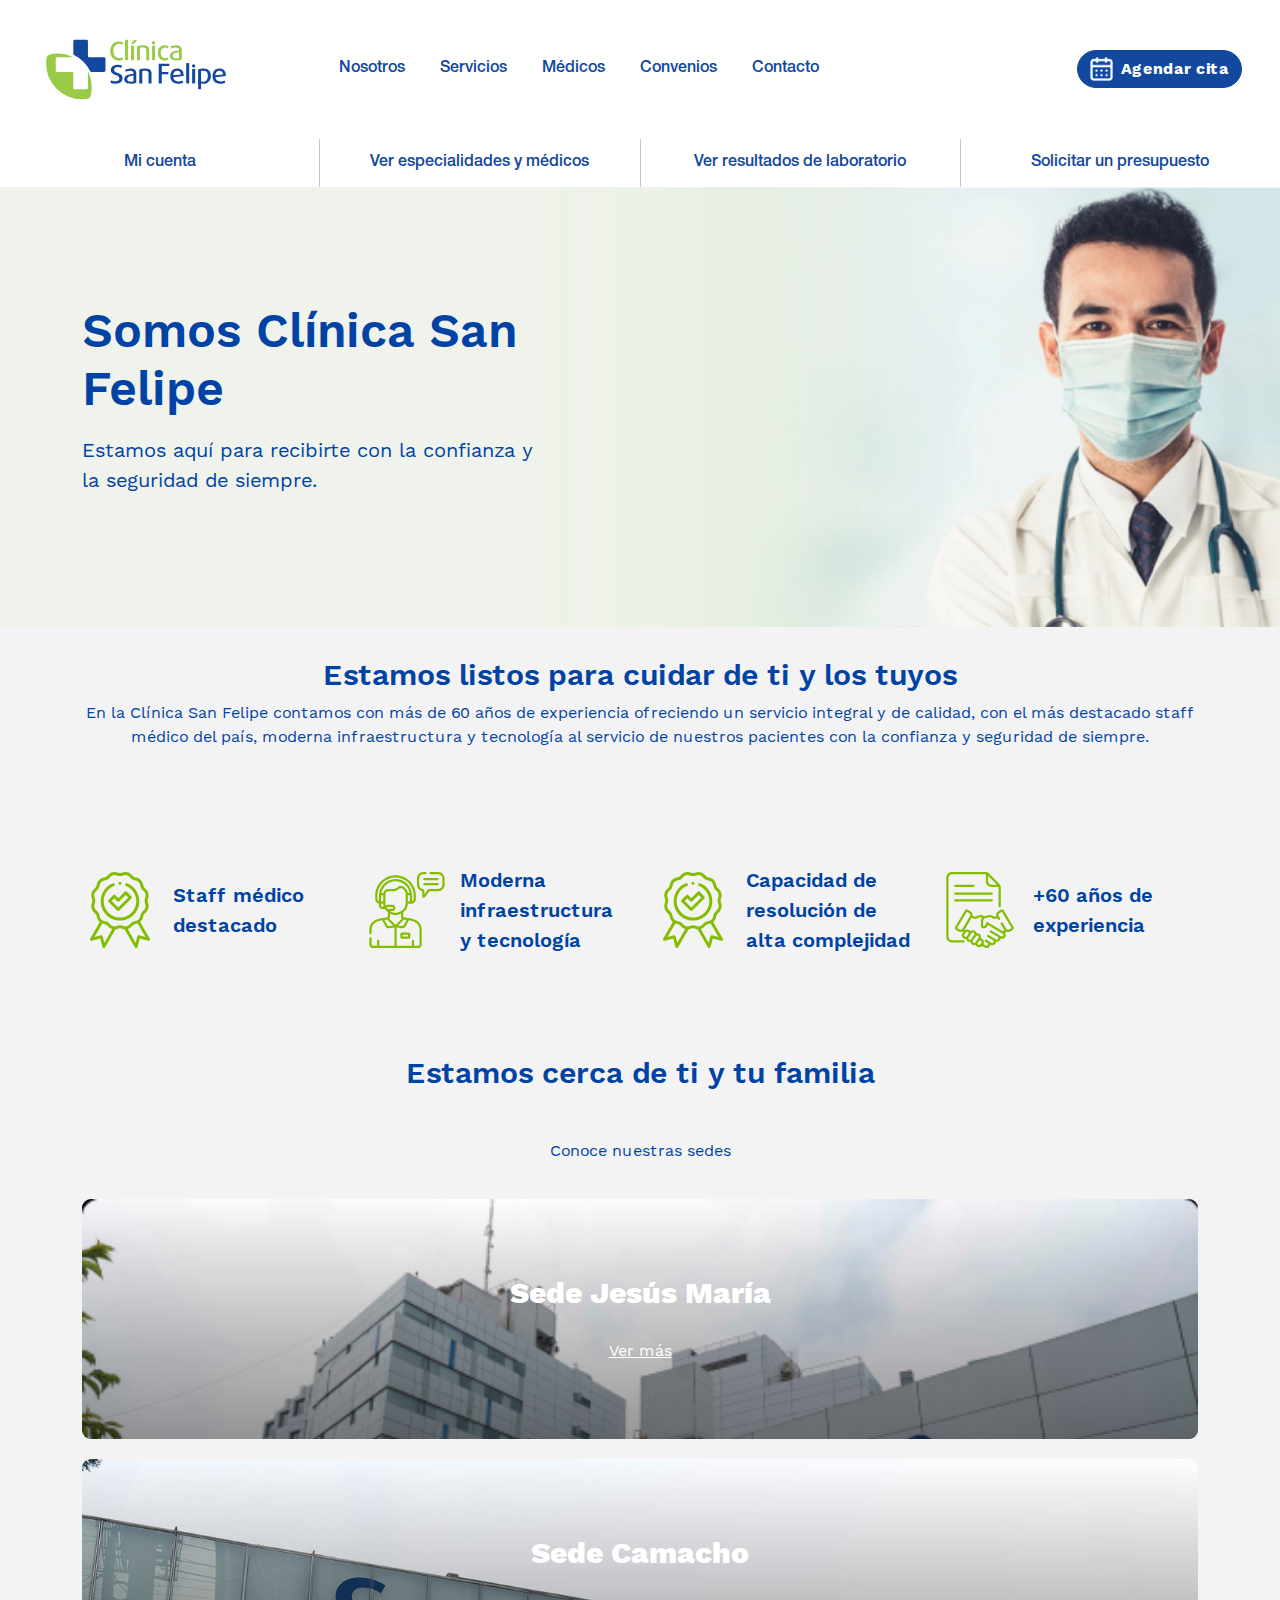
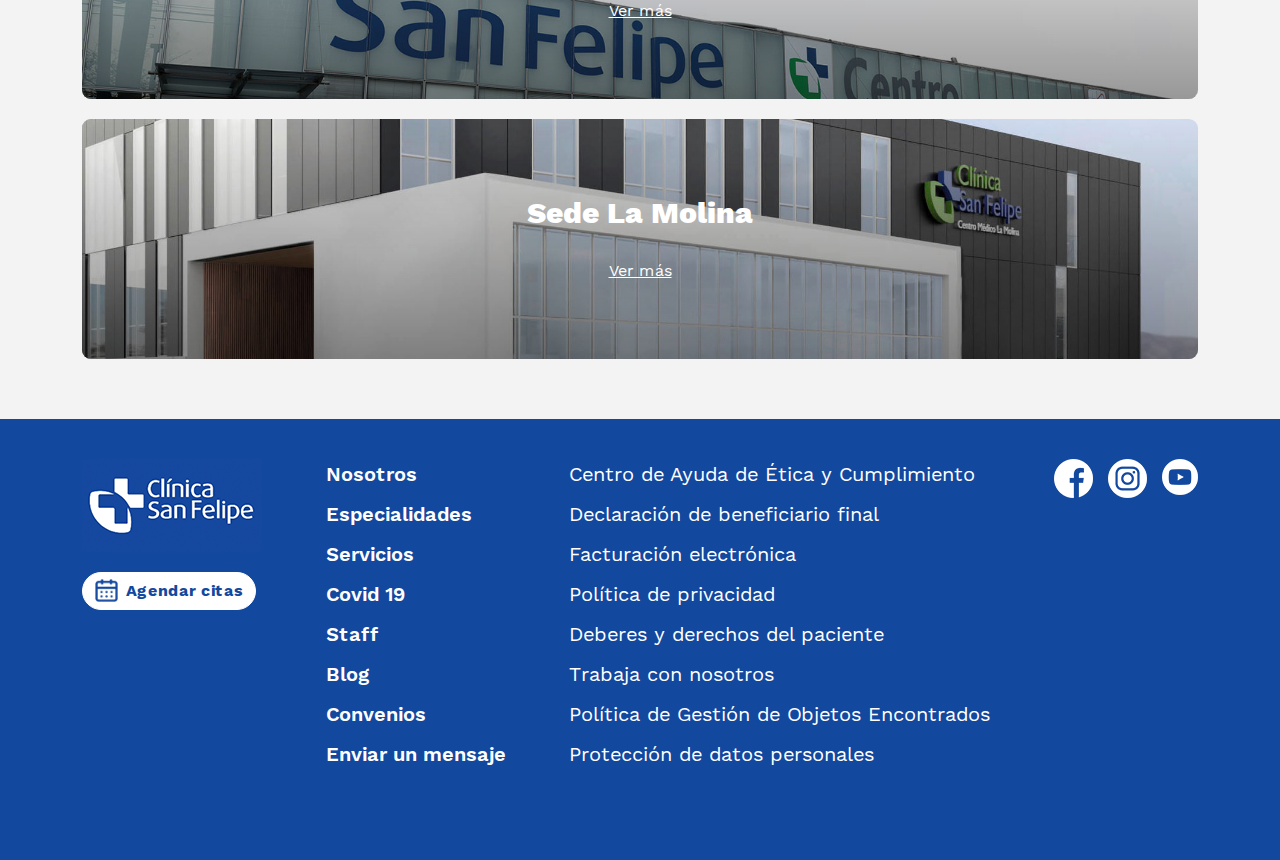
<file: nosotros.html>
<!DOCTYPE html>
<html lang="en">
<head>
    <meta charset="UTF-8">
    <meta name="viewport" content="width=device-width, initial-scale=1.0">
    <title>Clínica San Felipe una clínica privada que ofrece atención de salud de alta complejidad a sus pacientes. | Clinica San Felipe</title>

    <link rel="stylesheet" href="https://cdnjs.cloudflare.com/ajax/libs/animate.css/4.1.1/animate.min.css"/>

    <script src="https://code.jquery.com/jquery-3.6.0.min.js"></script>

    <link href="https://cdn.jsdelivr.net/npm/bootstrap@5.3.3/dist/css/bootstrap.min.css" rel="stylesheet" integrity="sha384-QWTKZyjpPEjISv5WaRU9OFeRpok6YctnYmDr5pNlyT2bRjXh0JMhjY6hW+ALEwIH" crossorigin="anonymous">
    <script src="https://cdn.jsdelivr.net/npm/bootstrap@5.3.3/dist/js/bootstrap.bundle.min.js" integrity="sha384-YvpcrYf0tY3lHB60NNkmXc5s9fDVZLESaAA55NDzOxhy9GkcIdslK1eN7N6jIeHz" crossorigin="anonymous"></script>
    <script src="js/owl.carousel.min.js"></script>    

    <link rel="stylesheet" href="js/assets/owl.carousel.min.css">
    <link rel="stylesheet" href="js/assets/owl.theme.default.min.css">
    <link rel="stylesheet" href="js/assets/ajax-loader.gif">
    <link rel="stylesheet" href="css/style.css">
    <link rel="stylesheet" href="css/nosotros.css">
    <link rel="shortcut icon" href="images/favicon.png" type="image/png">

    <script src="js/scripts.js"></script>
</head>
<body>
    <!-- header -->
    <div class="header">
        <div class="d-flex menu">
            <div class="d-flex align-items-center gap-5">
                <div class="area-logo">
                    <img src="images/nuevo-logo-san-felipe-final-01.svg" alt="logo" class="logo">
                </div>
                <div class="cta-mobile">
                    <a href="" class="btn btn-primary gap-2">
                        <img src="images/calendar.png" alt="" class="animacion-bounce">
                        <span>Agendar cita</span>
                    </a>
                </div>
                <ul class="list-menu">
                    <li class="item"><a href="">Nosotros</a></li>
                    <li class="item"><a href="">Servicios</a></li>
                    <li class="item"><a href="">Médicos</a></li>
                    <li class="item"><a href="">Convenios</a></li>
                    <li class="item"><a href="">Contacto</a></li>
                </ul>
            </div>
            <div class="d-flex align-items-center gap-4">
                <div class="telefono">
                    <a href="tel:012190000">
                        <img src="images/phone.png" alt="">
                        <span>219 0000</span>
                    </a>  
                </div>
                <div class="cta">
                    <a href="" class="btn btn-primary gap-2">
                        <img src="images/calendar.png" alt="" class="animacion-bounce">
                        <span>Agendar cita</span>
                    </a>
                </div>
                
                 <!-- Botón para mostrar el menú -->
                 <button class="navbar-toggler collapsed" aria-expanded="false" aria-label="Mostrar menú de navegación" aria-controls="menu-mobile">
                    <span class="navbar-toggler-icon"></span>
                </button>
                
                <!-- Menú móvil -->
                <div id="menu-mobile" class="menu-mobile" role="navigation" aria-label="Menú móvil">
                    <button class="btn btn-close" aria-label="Cerrar menú">
                    <span aria-hidden="true">&times;</span>
                    </button>
                    <div class="d-flex flex-column gap-2">
                        <div class="telefono">
                            <a href="tel:012190000" aria-label="Llamar al 219 0000">
                            <img src="images/phone.png" alt="Teléfono">
                            <span>219 0000</span>
                            </a>  
                        </div>
                        <ul class="list-menu" role="menu">
                            <li class="item" role="none"><a href="nosotros.html" role="menuitem">Nosotros</a></li>
                            <li class="item" role="none"><a href="#" role="menuitem">Servicios</a></li>
                            <li class="item" role="none"><a href="#" role="menuitem">Especialidades Médicas</a></li>
                            <li class="item" role="none"><a href="#" role="menuitem">Staff Médico</a></li>
                            <li class="item" role="none"><a href="#" role="menuitem">Resultados de Laboratorio</a></li>
                            <li class="item" role="none"><a href="#" role="menuitem">Médicos</a></li>
                            <li class="item" role="none"><a href="#" role="menuitem">Convenios</a></li>
                            <li class="item" role="none"><a href="#" role="menuitem">Contacto</a></li>
                            <li class="item red" role="none"><a href="#" role="menuitem">COVID-19</a></li>
                        </ul>
                    </div>
                </div>
                
            </div>
        </div>
        <div class="d-flex submenu">
            <ul class="list-submenu">
                <li class="item"><a href="">Mi cuenta</a></li>
                <li class="item"><a href="">Ver especialidades y médicos</a></li>
                <li class="item"><a href="">Ver resultados de laboratorio</a></li>
                <li class="item"><a href="">Solicitar un presupuesto</a></li>
            </ul>
        </div>
    </div>
    <!-- fin header -->

    <div class="d-flex flex-column px-0 container-csf">
        <!-- banner -->
        <section class="banner-nosotros">
            <div class="container h-100">
                <div class="d-flex banner-nosotros-texto">
                    <h1>Somos Clínica San Felipe</h1>
                    <p>Estamos aquí para recibirte con la confianza y la seguridad de siempre.</p>
                </div>
            </div>
        </section>
        <!-- fin banner -->
        <!-- servicios -->
        <section class="servicios">
            <div class="container">
                <div class="d-flex servicios-texto">
                    <h2>Estamos listos para cuidar de ti y los tuyos</h2>
                    <p>En la Clínica San Felipe contamos con más de 60 años de experiencia ofreciendo 
                        un servicio integral y de calidad, con el más destacado staff médico del país, moderna infraestructura y tecnología al servicio de nuestros pacientes con la confianza y seguridad de siempre.</p>
                </div>
                <div class="d-flex servicios-caracteristicas">
                    <div class="d-flex caracteristica">
                        <img src="images/quality.svg" alt="">
                        <p>Staff médico destacado</p>
                    </div>
                    <div class="d-flex caracteristica">
                        <img src="images/urgencias.svg" alt="">
                        <p>Moderna infraestructura
                            y tecnología</p>
                    </div>
                    <div class="d-flex caracteristica">
                        <img src="images/quality.svg" alt="">
                        <p>Capacidad de resolución
                            de alta complejidad</p>
                    </div>
                    <div class="d-flex caracteristica">
                        <img src="images/convenio.svg" alt="">
                        <p>+60 años de
                            experiencia</p>
                    </div>
                </div>
            </div>
        </section>
        <!-- fin servicios -->
        <!-- sedes -->
        <section class="sedes">
            <div class="container">
                <div class="d-flex sedes-texto">
                    <h2>Estamos cerca de ti y tu familia</h2>
                    <p>Conoce nuestras sedes
                    </p>
                </div>
                <div class="d-flex sedes-lista">
                    <div class="d-flex sede sede-1">
                        <div class="position-absolute image-sede">
                            <img src="images/fachada-jesus-maria.webp" alt="">
                        </div>
                        <a href="" class="sede-texto">
                            <h3>Sede Jesús María</h3>
                            <span>Ver más</span>
                        </a>
                    </div>
                    <div class="d-flex sede sede-2">
                        <div class="position-absolute image-sede">
                            <img src="images/sede-camacho.jpg" alt="">
                        </div>
                        <a href="" class="sede-texto">
                            <h3>Sede Camacho</h3>
                            <span>Ver más</span>
                        </a>
                    </div>
                    <div class="d-flex sede sede-3">
                        <div class="position-absolute image-sede">
                            <img src="images/sede-la-molina.jpg" alt="">
                        </div>
                        <a href="" class="sede-texto">
                            <h3>Sede La Molina</h3>
                            <span>Ver más</span>
                        </a>
                    </div>
                </div>
            </div>
        </section>
        <!-- fin sedes -->
        
    </div>

    <!-- footer --> 
    <div class="footer">
        <div class="container container-footer">
            <div class="d-flex footer-col w-150px">
                <img src="images/logo2.png" alt="">
                <div class="cta">
                    <a href="" class="btn btn-primary-basic gap-2">
                        <img src="images/calendar.png" alt="" class="animacion-bounce">
                        <span>Agendar citas</span>
                    </a>
                </div>
            </div>
            <div class="d-flex footer-col w-150px">
                <ul class="list-footer">
                    <li class="item"><a href="">Nosotros</a></li>
                    <li class="item"><a href="">Especialidades</a></li>
                    <li class="item"><a href="">Servicios</a></li>
                    <li class="item"><a href="">Covid 19</a></li>
                    <li class="item"><a href="">Staff</a></li>
                    <li class="item"><a href="">Blog</a></li>
                    <li class="item"><a href="">Convenios</a></li>
                    <li class="item"><a href="">Enviar un mensaje</a></li>
                </ul>
            </div>
            <div class="d-flex footer-col">
                <ul class="list-footer-2">
                    <li class="item"><a href="">Centro de Ayuda de Ética y Cumplimiento</a></li>
                    <li class="item"><a href="">Declaración de beneficiario final</a></li>
                    <li class="item"><a href="">Facturación electrónica</a></li>
                    <li class="item"><a href="">Política de privacidad</a></li>
                    <li class="item"><a href="">Deberes y derechos del paciente</a></li>
                    <li class="item"><a href="">Trabaja con nosotros</a></li>
                    <li class="item"><a href="">Política de Gestión de Objetos Encontrados</a></li>
                    <li class="item"><a href="">Protección de datos personales</a></li>
                </ul>
            </div>
            <div class="d-flex footer-col">
                <div class="rrss">
                    <a href=""><img src="images/fb2.png" alt=""></a>
                    <a href=""><img src="images/insta2.png" alt=""></a>
                    <a href=""><img src="images/ytb2.png" alt=""></a>
                </div>
                <div class="cta-mobile">
                    <a href="" class="btn btn-primary-basic gap-2 px-4 py-2">
                        <img src="images/calendar.png" alt="" class="animacion-bounce">
                        <span>Agendar citas</span>
                    </a>
                </div>
            </div>
        </div>

    </div>
    <!-- fin footer -->

    <div class="scroll-to-top">
        <img src="images/arrow-grey.png" alt="" class="w-75">
    </div>
</body>
</html>
</file>
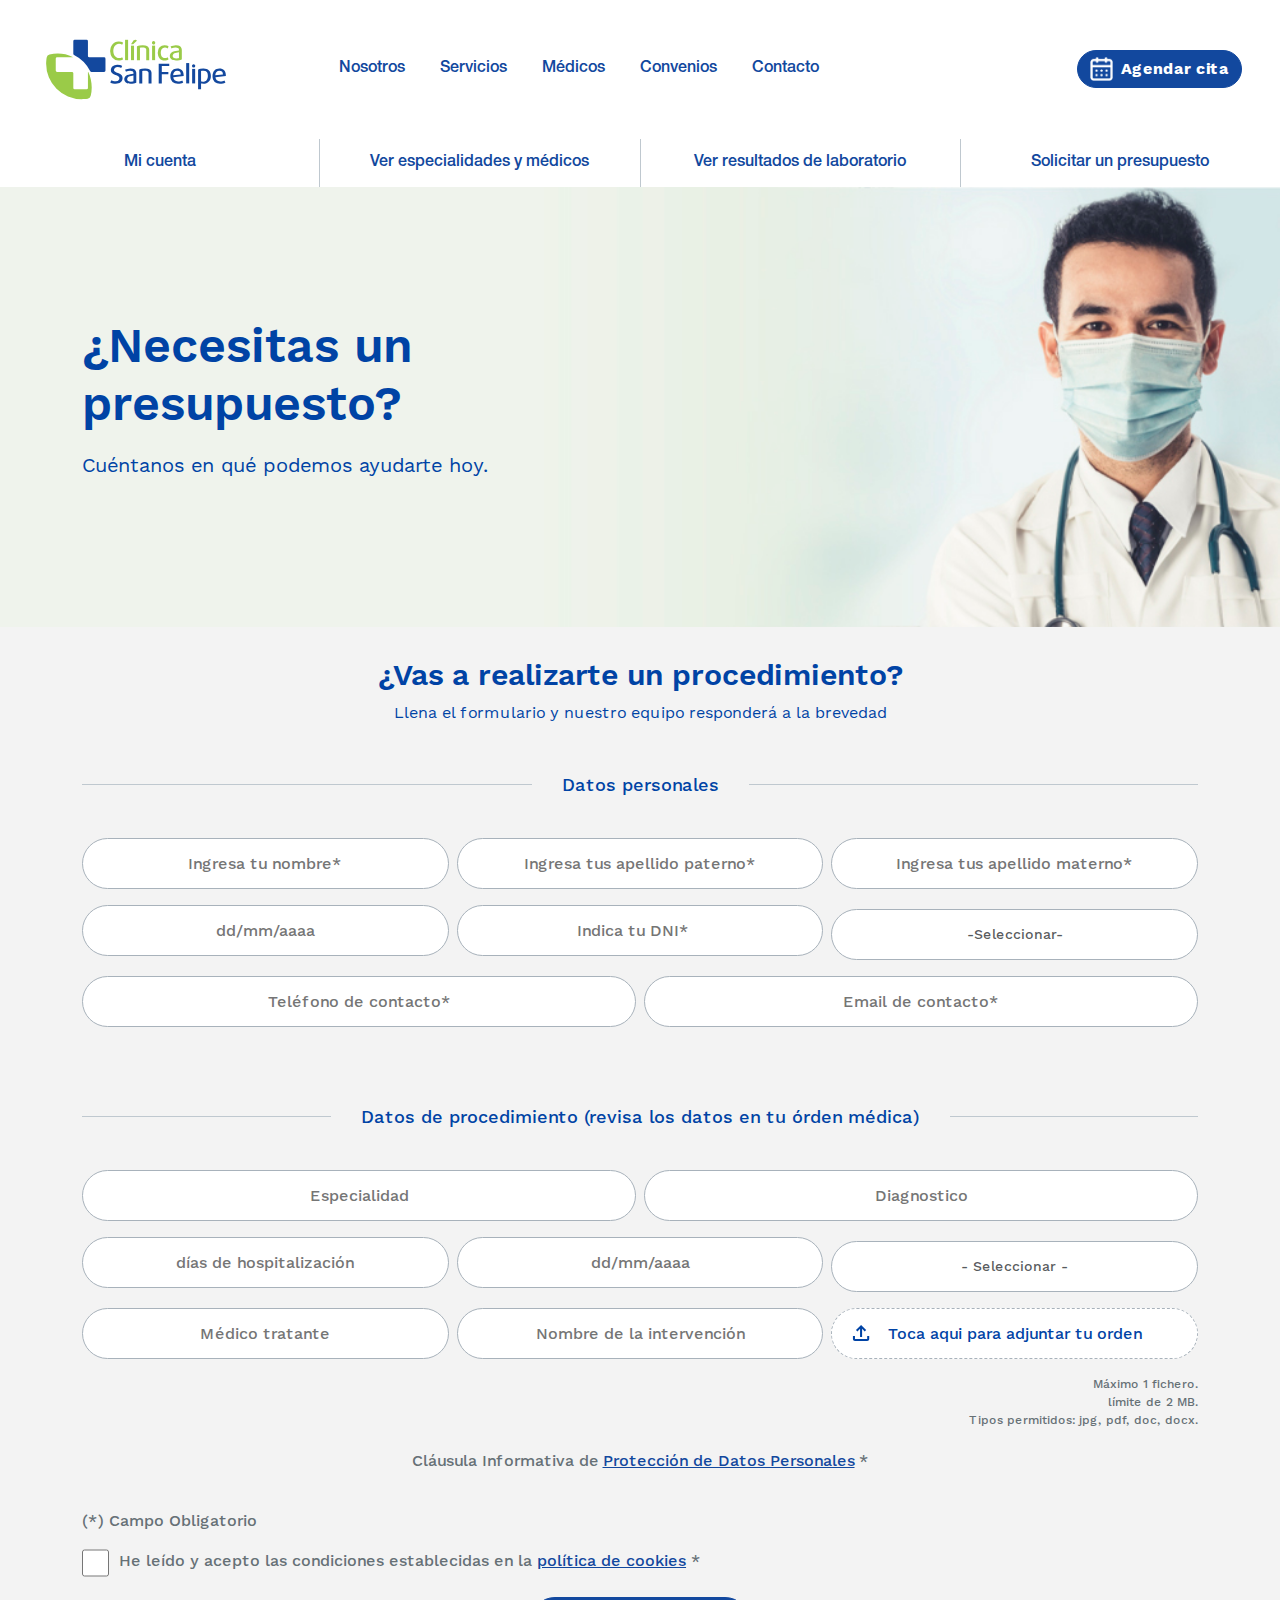
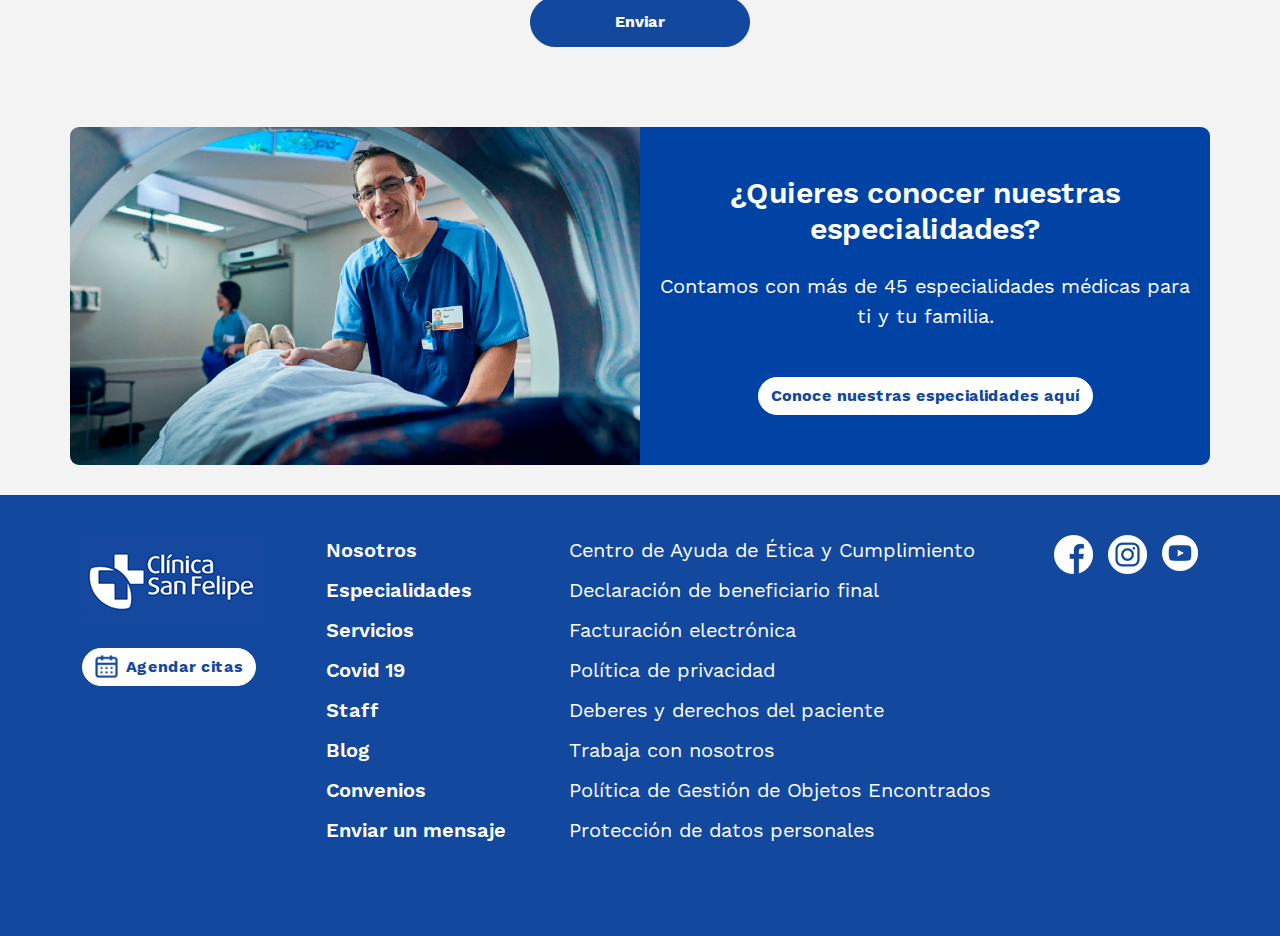
<file: solicite-presupuesto.html>
<!DOCTYPE html>
<html lang="en">
<head>
    <meta charset="UTF-8">
    <meta name="viewport" content="width=device-width, initial-scale=1.0">
    <title>Clínica San Felipe una clínica privada que ofrece atención de salud de alta complejidad a sus pacientes. | Clinica San Felipe</title>

    <link rel="stylesheet" href="https://cdnjs.cloudflare.com/ajax/libs/animate.css/4.1.1/animate.min.css"/>

    <script src="https://code.jquery.com/jquery-3.6.0.min.js"></script>

    <link href="https://cdn.jsdelivr.net/npm/bootstrap@5.3.3/dist/css/bootstrap.min.css" rel="stylesheet" integrity="sha384-QWTKZyjpPEjISv5WaRU9OFeRpok6YctnYmDr5pNlyT2bRjXh0JMhjY6hW+ALEwIH" crossorigin="anonymous">
    <script src="https://cdn.jsdelivr.net/npm/bootstrap@5.3.3/dist/js/bootstrap.bundle.min.js" integrity="sha384-YvpcrYf0tY3lHB60NNkmXc5s9fDVZLESaAA55NDzOxhy9GkcIdslK1eN7N6jIeHz" crossorigin="anonymous"></script>
    <script src="js/owl.carousel.min.js"></script>    
    <script src="js/bootstrap-datepicker.js"></script>

    <link rel="stylesheet" href="js/assets/owl.carousel.min.css">
    <link rel="stylesheet" href="js/assets/owl.theme.default.min.css">
    <link rel="stylesheet" href="js/assets/ajax-loader.gif">
    <link rel="stylesheet" href="css/style.css">
    <link rel="stylesheet" href="css/solicite-presupuesto.css">
    <link rel="stylesheet" href="css/datepicker.css">
    <link rel="shortcut icon" href="images/favicon.png" type="image/png">

    <script src="js/scripts.js"></script>
</head>
<body>
    <!-- header -->
    <div class="header">
        <div class="d-flex menu">
            <div class="d-flex align-items-center gap-5">
                <div class="area-logo">
                    <img src="images/nuevo-logo-san-felipe-final-01.svg" alt="logo" class="logo">
                </div>
                <div class="cta-mobile">
                    <a href="" class="btn btn-primary gap-2">
                        <img src="images/calendar.png" alt="" class="animacion-bounce">
                        <span>Agendar cita</span>
                    </a>
                </div>
                <ul class="list-menu">
                    <li class="item"><a href="">Nosotros</a></li>
                    <li class="item"><a href="">Servicios</a></li>
                    <li class="item"><a href="">Médicos</a></li>
                    <li class="item"><a href="">Convenios</a></li>
                    <li class="item"><a href="">Contacto</a></li>
                </ul>
            </div>
            <div class="d-flex align-items-center gap-4">
                <div class="telefono">
                    <a href="tel:012190000">
                        <img src="images/phone.png" alt="">
                        <span>219 0000</span>
                    </a>  
                </div>
                <div class="cta">
                    <a href="" class="btn btn-primary gap-2">
                        <img src="images/calendar.png" alt="" class="animacion-bounce">
                        <span>Agendar cita</span>
                    </a>
                </div>
                
                 <!-- Botón para mostrar el menú -->
                 <button class="navbar-toggler collapsed" aria-expanded="false" aria-label="Mostrar menú de navegación" aria-controls="menu-mobile">
                    <span class="navbar-toggler-icon"></span>
                </button>
                
                <!-- Menú móvil -->
                <div id="menu-mobile" class="menu-mobile" role="navigation" aria-label="Menú móvil">
                    <button class="btn btn-close" aria-label="Cerrar menú">
                    <span aria-hidden="true">&times;</span>
                    </button>
                    <div class="d-flex flex-column gap-2">
                        <div class="telefono">
                            <a href="tel:012190000" aria-label="Llamar al 219 0000">
                            <img src="images/phone.png" alt="Teléfono">
                            <span>219 0000</span>
                            </a>  
                        </div>
                        <ul class="list-menu" role="menu">
                            <li class="item" role="none"><a href="nosotros.html" role="menuitem">Nosotros</a></li>
                            <li class="item" role="none"><a href="#" role="menuitem">Servicios</a></li>
                            <li class="item" role="none"><a href="#" role="menuitem">Especialidades Médicas</a></li>
                            <li class="item" role="none"><a href="#" role="menuitem">Staff Médico</a></li>
                            <li class="item" role="none"><a href="#" role="menuitem">Resultados de Laboratorio</a></li>
                            <li class="item" role="none"><a href="#" role="menuitem">Médicos</a></li>
                            <li class="item" role="none"><a href="#" role="menuitem">Convenios</a></li>
                            <li class="item" role="none"><a href="#" role="menuitem">Contacto</a></li>
                            <li class="item red" role="none"><a href="#" role="menuitem">COVID-19</a></li>
                        </ul>
                    </div>
                </div>
                
            </div>
        </div>
        <div class="d-flex submenu">
            <ul class="list-submenu">
                <li class="item"><a href="">Mi cuenta</a></li>
                <li class="item"><a href="">Ver especialidades y médicos</a></li>
                <li class="item"><a href="">Ver resultados de laboratorio</a></li>
                <li class="item"><a href="">Solicitar un presupuesto</a></li>
            </ul>
        </div>
    </div>
    <!-- fin header -->

    <div class="d-flex flex-column px-0 container-csf">
        <!-- banner -->
        <section class="banner-nosotros">
            <div class="container h-100">
                <div class="d-flex banner-nosotros-texto">
                    <h1>¿Necesitas un presupuesto?</h1>
                    <p>Cuéntanos en qué podemos ayudarte hoy.</p>
                </div>
            </div>
        </section>
        <!-- fin banner -->
        <!-- servicios -->
        <section class="servicios">
            <div class="container">
                <div class="d-flex servicios-texto">
                    <h2>
                        ¿Vas a realizarte un procedimiento?
                    </h2>
                    <p>
                        Llena el formulario y nuestro equipo responderá a la brevedad
                    </p>
                </div>
            </div>
        </section>
        <!-- fin servicios -->

        <section>
            <div class="container">
                <div class="d-flex formulario-contacto">

                    <div class="d-flex deco">
                        <div class="line"></div>
                        <p>
                            Datos personales
                        </p>
                        <div class="line"></div>
                    </div>
                    
                   
                    <form action="" class="form">
                        <div class="d-flex inputs">
                            <div class="d-flex flex-column">
                                <div class="d-flex row-inputs-3 gap-2">
                                    <div class="d-flex">
                                        <input type="text" id="nombres" name="nombres" value="" size="60" maxlength="50" placeholder="Ingresa tu nombre*" class="form-text required" required="required">
                                    </div>
                                    <div class="d-flex">
                                        <input type="text" id="apellidoP" name="apellidoP" value="" size="60" maxlength="50" placeholder="Ingresa tus apellido paterno*" class="form-text required" required="required">
                                    </div>
                                    <div class="d-flex">
                                        <input type="text" id="apellidoM" name="apellidom" value="" size="60" maxlength="50" placeholder="Ingresa tus apellido materno*" class="form-text required" required="required">
                                    </div>
                                </div>
                                <div class="d-flex row-inputs-3 gap-2">
                                    <div class="d-flex flex-fill">
                                        <input type="text" id="fecha" name="fecha" value="" size="60" maxlength="50" placeholder="dd/mm/aaaa" class="form-text required datepicker" required="required">
                                    </div>
                                    <div class="d-flex flex-fill">
                                        <input type="number" id="dni" name="dni" value="" size="60" maxlength="50" placeholder="Indica tu DNI*" class="form-text required" required="required">
                                    </div>
                                    <div class="d-flex flex-fill">
                                        <select name="sexo" id="sexo" class="form-text required">
                                            <option value="">-Seleccionar-</option>
                                            <option value="hombre">Hombre</option>
                                            <option value="mujer">Mujer</option>
                                        </select>
                                    </div>
                                </div>
                                
                                <div class="d-flex row-inputs-2 gap-2">
                                    <div class="d-flex ">
                                        <input type="text" id="telefono" name="telefono" value="" size="60" maxlength="9" placeholder="Teléfono de contacto*" class="form-text required" required="required">
                                    </div>
                                    <div class="d-flex flex-fill">
                                        <input type="email" id="correo_electronico" name="correo_electronico" value="" size="20" maxlength="120" placeholder="Email de contacto*" class="form-text required" required="required" >
                                    </div>
                                </div>
                                
                            </div>
                        </div>
                    </form>


                    <div class="d-flex deco">
                        <div class="line"></div>
                        <p>
                            Datos de procedimiento (revisa los datos en tu órden médica)
                        </p>
                        <div class="line"></div>
                    </div>
                    
                   
                    <form action="" class="form">
                        <div class="d-flex inputs">
                            <div class="d-flex flex-column">

                                <div class="d-flex row-inputs-2 gap-2">
                                    <div class="d-flex ">
                                        <input type="text" id="especialidad" name="especialidad" value="" size="60" maxlength="120" placeholder="Especialidad" class="form-text required" required="required">
                                    </div>
                                    <div class="d-flex flex-fill">
                                        <input type="text" id="diagnostico" name="diagnostico" value="" size="20" maxlength="120" placeholder="Diagnostico" class="form-text required" required="required" >
                                    </div>
                                </div>

                                <div class="d-flex row-inputs-3 gap-2">
                                    <div class="d-flex">
                                        <input type="text" id="dias" name="dias" value="" size="60" maxlength="50" placeholder="días de hospitalización" class="form-text required" required="required">
                                    </div>
                                    <div class="d-flex flex-fill">
                                        <input type="text" id="fecha2" name="fecha2" value="" size="60" maxlength="50" placeholder="dd/mm/aaaa" class="form-text required datepicker" required="required">
                                    </div>
                                    <div class="d-flex">
                                        <select name="sexo" id="sexo" class="form-text required">
                                            <option value="" selected="selected">- Seleccionar -</option>
                                            <option value="No">No</option>
                                            <option value="Otro">Otro</option>
                                            <option value="Colsanitas">Colsanitas</option>
                                            <option value="La Positiva Seguros y Reaseguros">La Positiva Seguros y Reaseguros</option>
                                            <option value="Mapfre Perú Cia. de Seguros y Reaseguros">Mapfre Perú Cia. de Seguros y Reaseguros</option>
                                            <option value="Mapfre Perú S.A. Entidad Prestadora de Salud">Mapfre Perú S.A. Entidad Prestadora de Salud</option>
                                            <option value="Oncosalud S.A.C">Oncosalud S.A.C</option>
                                            <option value="Pacífico Peruano Suiza">Pacífico Peruano Suiza</option>
                                            <option value="Pacífico EPS">Pacífico EPS</option>
                                            <option value="Rimac Internacional Cia. de Seguros">Rimac Internacional Cia. de Seguros</option>
                                            <option value="Rimac Internacional E.P.S">Rimac Internacional E.P.S</option>
                                        </select>
                                    </div>
                                </div>

                                <div class="d-flex row-inputs-3 gap-2">
                                    <div class="d-flex flex-fill">
                                        <input type="text" id="medico" name="medico" value="" size="60" maxlength="50" placeholder="Médico tratante" class="form-text required" required="required">
                                    </div>
                                    <div class="d-flex flex-fill">
                                        <input type="text" id="intervencion" name="intervencion" value="" size="60" maxlength="50" placeholder="Nombre de la intervención" class="form-text required" required="required">
                                    </div>
                                    <div class="d-flex flex-fill flex-column align-items-end">
                                        <input type="file" id="medico" name="medico" value="" size="60" maxlength="50" placeholder="Médico tratante" class="form-text required" required="required">
                                        <span style="text-align: right; font-size: 12px;">
                                            Máximo 1 fichero.<br>
                                            límite de 2 MB. <br>
                                            Tipos permitidos: jpg, pdf, doc, docx.
                                        </span>
                                    </div>
                                </div>
                                
                            </div>
                        </div>
                        <div class="d-flex justify-content-center align-items-center pb-3 gap-1" style="width:100%;">
                                Cláusula Informativa de 
                                <a href="#" target="_blank">Protección de Datos Personales</a> 
                                * 
                        </div> 
                        <div class="d-flex form-cta">
                                
                            <div class="d-flex flex-column">
                                <p>(*) Campo Obligatorio</p>
                                <div class="d-flex">
                                    <input type="checkbox" id="acepto_cookies" name="acepto_cookies" value="" class="form-checkbox" required="required">
                                    <div style="width:100%;">He leído y acepto las condiciones establecidas en la <a href="#" target="_blank">política de cookies</a> * </div>
                                </div>
                            </div>

                            <div class="d-flex cta">
                                <a href="" class="btn btn-primary" type="submit">Enviar</a>
                            </div>
                            
                        </div>

                        
                        
                    </form>
                </div>
            </div>
        </section>

        
         <!--banner-->
         <section class="banner">
            <div class="container banner-servicios">
                <div class="d-flex banner-img">
                    <img src="images/banner-servicios-bottom.png" alt="">
                </div>
                <div class="d-flex banner-texto">
                    <h3>¿Quieres conocer nuestras especialidades?
                    </h3>
                    <p>Contamos con más de 45 especialidades médicas para ti y tu familia.</p>
                    <a href="" class="btn btn-primary-basic">Conoce nuestras especialidades aquí </a>
                </div>
            </div>
        </section>
        <!--fin banner-->
        
    </div>

    <!-- footer --> 
    <div class="footer">
        <div class="container container-footer">
            <div class="d-flex footer-col w-150px">
                <img src="images/logo2.png" alt="">
                <div class="cta">
                    <a href="" class="btn btn-primary-basic gap-2">
                        <img src="images/calendar.png" alt="" class="animacion-bounce">
                        <span>Agendar citas</span>
                    </a>
                </div>
            </div>
            <div class="d-flex footer-col w-150px">
                <ul class="list-footer">
                    <li class="item"><a href="">Nosotros</a></li>
                    <li class="item"><a href="">Especialidades</a></li>
                    <li class="item"><a href="">Servicios</a></li>
                    <li class="item"><a href="">Covid 19</a></li>
                    <li class="item"><a href="">Staff</a></li>
                    <li class="item"><a href="">Blog</a></li>
                    <li class="item"><a href="">Convenios</a></li>
                    <li class="item"><a href="">Enviar un mensaje</a></li>
                </ul>
            </div>
            <div class="d-flex footer-col">
                <ul class="list-footer-2">
                    <li class="item"><a href="">Centro de Ayuda de Ética y Cumplimiento</a></li>
                    <li class="item"><a href="">Declaración de beneficiario final</a></li>
                    <li class="item"><a href="">Facturación electrónica</a></li>
                    <li class="item"><a href="">Política de privacidad</a></li>
                    <li class="item"><a href="">Deberes y derechos del paciente</a></li>
                    <li class="item"><a href="">Trabaja con nosotros</a></li>
                    <li class="item"><a href="">Política de Gestión de Objetos Encontrados</a></li>
                    <li class="item"><a href="">Protección de datos personales</a></li>
                </ul>
            </div>
            <div class="d-flex footer-col">
                <div class="rrss">
                    <a href=""><img src="images/fb2.png" alt=""></a>
                    <a href=""><img src="images/insta2.png" alt=""></a>
                    <a href=""><img src="images/ytb2.png" alt=""></a>
                </div>
                <div class="cta-mobile">
                    <a href="" class="btn btn-primary-basic gap-2 px-4 py-2">
                        <img src="images/calendar.png" alt="" class="animacion-bounce">
                        <span>Agendar citas</span>
                    </a>
                </div>
            </div>
        </div>

    </div>
    <!-- fin footer -->

    <div class="scroll-to-top">
        <img src="images/arrow-grey.png" alt="" class="w-75">
    </div>

    <script>
        $('.datepicker').datepicker();
    </script>
</body>
</html>
</file>
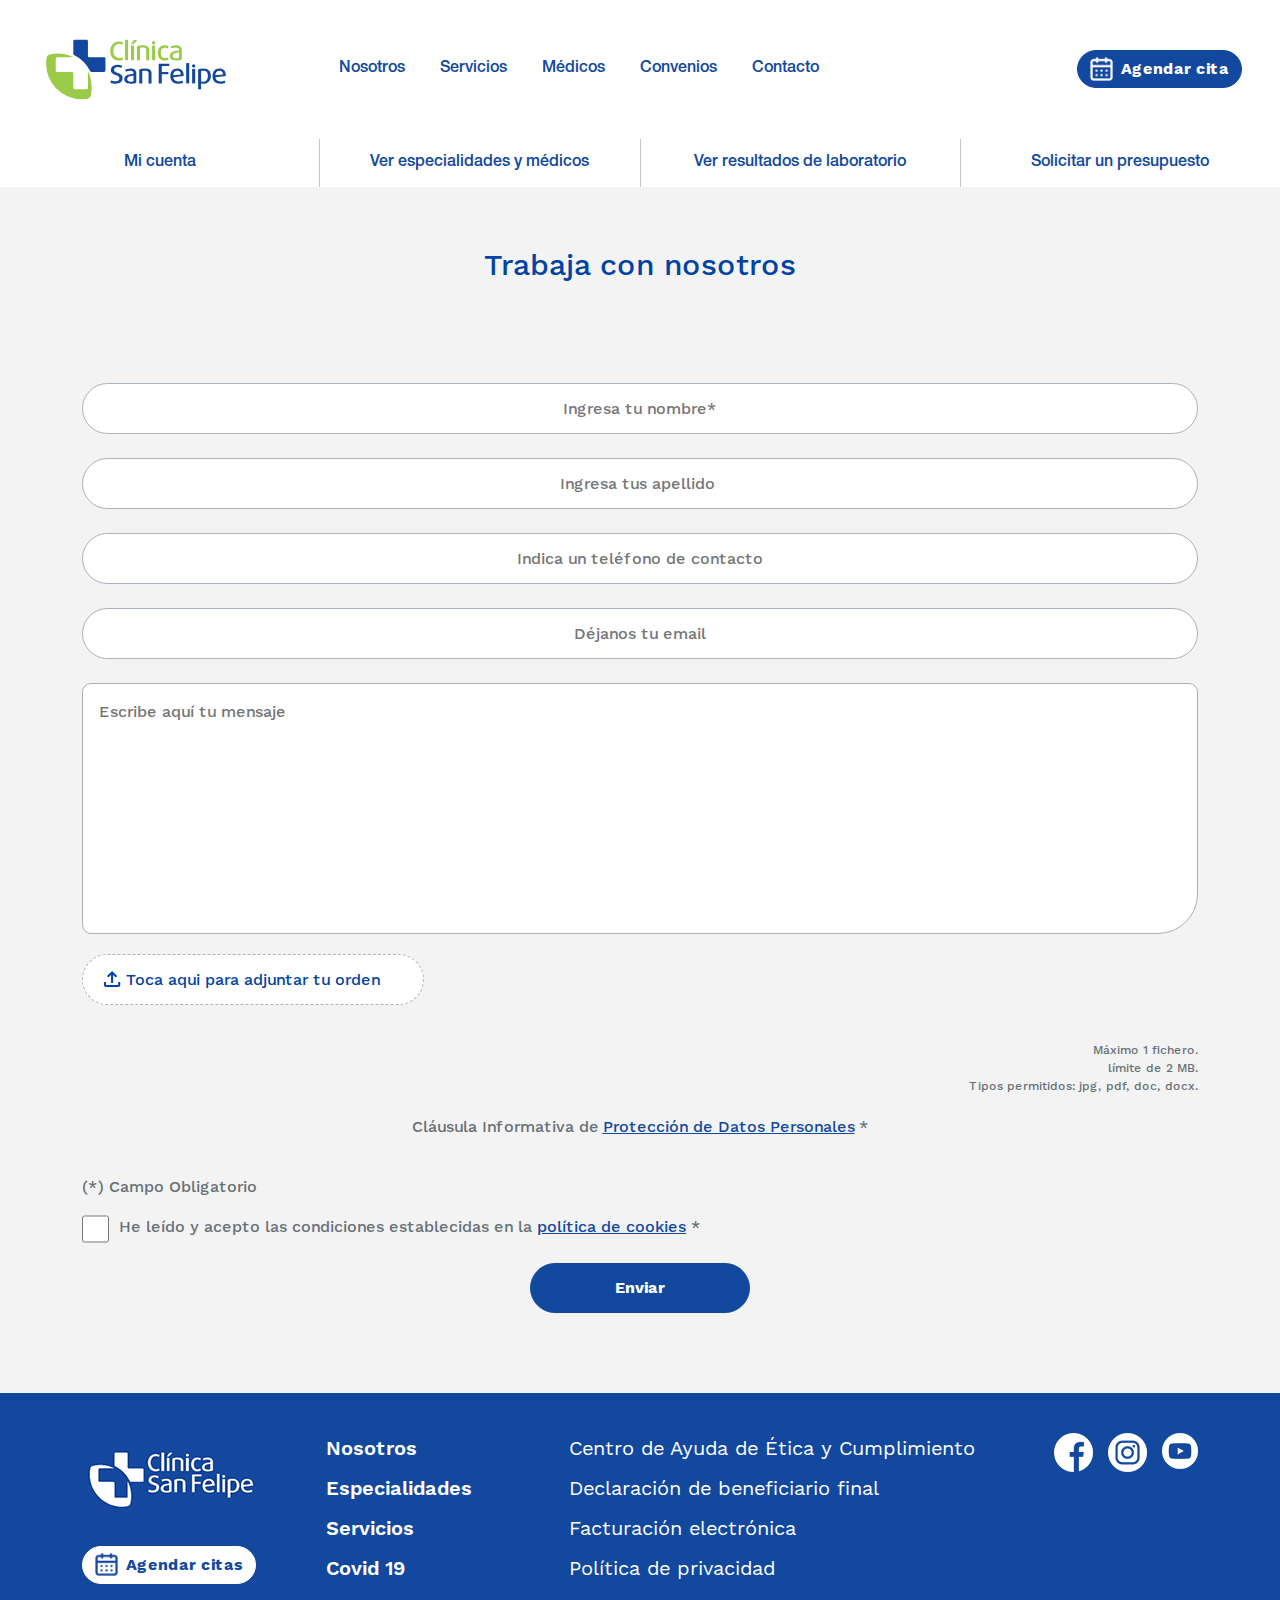
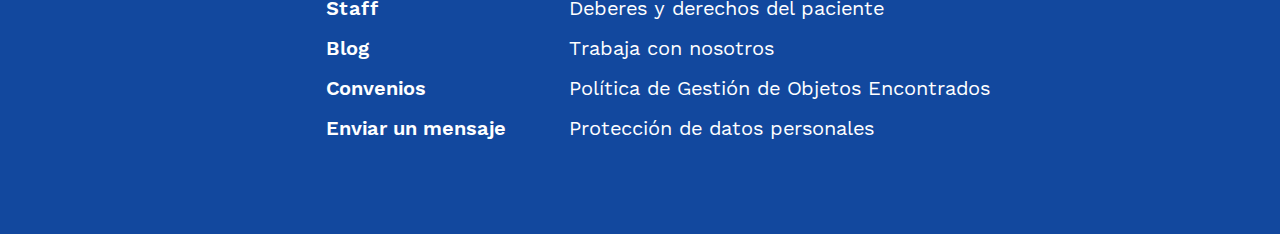
<file: trabaje-nosotros.html>
<!DOCTYPE html>
<html lang="en">
<head>
    <meta charset="UTF-8">
    <meta name="viewport" content="width=device-width, initial-scale=1.0">
    <title>Clínica San Felipe una clínica privada que ofrece atención de salud de alta complejidad a sus pacientes. | Clinica San Felipe</title>

    <link rel="stylesheet" href="https://cdnjs.cloudflare.com/ajax/libs/animate.css/4.1.1/animate.min.css"/>

    <script src="https://code.jquery.com/jquery-3.6.0.min.js"></script>

    <link href="https://cdn.jsdelivr.net/npm/bootstrap@5.3.3/dist/css/bootstrap.min.css" rel="stylesheet" integrity="sha384-QWTKZyjpPEjISv5WaRU9OFeRpok6YctnYmDr5pNlyT2bRjXh0JMhjY6hW+ALEwIH" crossorigin="anonymous">
    <script src="https://cdn.jsdelivr.net/npm/bootstrap@5.3.3/dist/js/bootstrap.bundle.min.js" integrity="sha384-YvpcrYf0tY3lHB60NNkmXc5s9fDVZLESaAA55NDzOxhy9GkcIdslK1eN7N6jIeHz" crossorigin="anonymous"></script>
    <script src="js/owl.carousel.min.js"></script>    
    <script src="js/bootstrap-datepicker.js"></script>

    <link rel="stylesheet" href="js/assets/owl.carousel.min.css">
    <link rel="stylesheet" href="js/assets/owl.theme.default.min.css">
    <link rel="stylesheet" href="js/assets/ajax-loader.gif">
    <link rel="stylesheet" href="css/style.css">
    <link rel="stylesheet" href="css/trabaje-nosotros.css">
    <link rel="stylesheet" href="css/datepicker.css">
    <link rel="shortcut icon" href="images/favicon.png" type="image/png">

    <script src="js/scripts.js"></script>
</head>
<body>
    <!-- header -->
    <div class="header">
        <div class="d-flex menu">
            <div class="d-flex align-items-center gap-5">
                <div class="area-logo">
                    <img src="images/nuevo-logo-san-felipe-final-01.svg" alt="logo" class="logo">
                </div>
                <div class="cta-mobile">
                    <a href="" class="btn btn-primary gap-2">
                        <img src="images/calendar.png" alt="" class="animacion-bounce">
                        <span>Agendar cita</span>
                    </a>
                </div>
                <ul class="list-menu">
                    <li class="item"><a href="">Nosotros</a></li>
                    <li class="item"><a href="">Servicios</a></li>
                    <li class="item"><a href="">Médicos</a></li>
                    <li class="item"><a href="">Convenios</a></li>
                    <li class="item"><a href="">Contacto</a></li>
                </ul>
            </div>
            <div class="d-flex align-items-center gap-4">
                <div class="telefono">
                    <a href="tel:012190000">
                        <img src="images/phone.png" alt="">
                        <span>219 0000</span>
                    </a>  
                </div>
                <div class="cta">
                    <a href="" class="btn btn-primary gap-2">
                        <img src="images/calendar.png" alt="" class="animacion-bounce">
                        <span>Agendar cita</span>
                    </a>
                </div>
                
                 <!-- Botón para mostrar el menú -->
                 <button class="navbar-toggler collapsed" aria-expanded="false" aria-label="Mostrar menú de navegación" aria-controls="menu-mobile">
                    <span class="navbar-toggler-icon"></span>
                </button>
                
                <!-- Menú móvil -->
                <div id="menu-mobile" class="menu-mobile" role="navigation" aria-label="Menú móvil">
                    <button class="btn btn-close" aria-label="Cerrar menú">
                    <span aria-hidden="true">&times;</span>
                    </button>
                    <div class="d-flex flex-column gap-2">
                        <div class="telefono">
                            <a href="tel:012190000" aria-label="Llamar al 219 0000">
                            <img src="images/phone.png" alt="Teléfono">
                            <span>219 0000</span>
                            </a>  
                        </div>
                        <ul class="list-menu" role="menu">
                            <li class="item" role="none"><a href="nosotros.html" role="menuitem">Nosotros</a></li>
                            <li class="item" role="none"><a href="#" role="menuitem">Servicios</a></li>
                            <li class="item" role="none"><a href="#" role="menuitem">Especialidades Médicas</a></li>
                            <li class="item" role="none"><a href="#" role="menuitem">Staff Médico</a></li>
                            <li class="item" role="none"><a href="#" role="menuitem">Resultados de Laboratorio</a></li>
                            <li class="item" role="none"><a href="#" role="menuitem">Médicos</a></li>
                            <li class="item" role="none"><a href="#" role="menuitem">Convenios</a></li>
                            <li class="item" role="none"><a href="#" role="menuitem">Contacto</a></li>
                            <li class="item red" role="none"><a href="#" role="menuitem">COVID-19</a></li>
                        </ul>
                    </div>
                </div>
                
            </div>
        </div>
        <div class="d-flex submenu">
            <ul class="list-submenu">
                <li class="item"><a href="">Mi cuenta</a></li>
                <li class="item"><a href="">Ver especialidades y médicos</a></li>
                <li class="item"><a href="">Ver resultados de laboratorio</a></li>
                <li class="item"><a href="">Solicitar un presupuesto</a></li>
            </ul>
        </div>
    </div>
    <!-- fin header -->

    <div class="d-flex flex-column px-0 container-csf">

        <section>
            <div class="container">
                <div class="d-flex formulario-contacto">

                    <div class="d-flex deco">
                        <h2 class="title">Trabaja con nosotros</h2>
                    </div>
                    
                   
                    <form action="" class="form">
                        <div class="d-flex inputs">

                            <div class="d-flex flex-column gap-2">
                                <div class="d-flex">
                                    <input type="text" id="nombres" name="nombres" value="" size="60" maxlength="50" placeholder="Ingresa tu nombre*" class="form-text required" required="required">
                                </div>
                                <div class="d-flex">
                                    <input type="text" id="apellido" name="apellido" value="" size="60" maxlength="50" placeholder="Ingresa tus apellido " class="form-text required" required="required">
                                </div>
                                <div class="d-flex">
                                    <input type="tel" id="telefono" name="telefono" value="" size="60" maxlength="50" placeholder="Indica un teléfono de contacto" class="form-text required" required="required">
                                </div>
                                <div class="d-flex flex-fill">
                                    <input type="email" id="correo_electronico" name="correo_electronico" value="" size="20" maxlength="120" placeholder="Déjanos tu email" class="form-text required" required="required" >
                                </div>
                                <div class="d-flex">
                                    <textarea id="comentario" name="comentario" rows="5" cols="60" placeholder="Escribe aquí tu mensaje" class="form-textarea"></textarea>
                                </div>
                            </div>
                        </div>
                        <div class="d-flex align-self-start">
                            <div class="d-flex ">
                                <input type="file" id="medico" name="medico" value="" size="60" maxlength="50" placeholder="Médico tratante" class="form-text required" required="required">
                            </div>
                        </div>
                        <div class="d-flex flex-column">
                            <div class="d-flex  flex-column align-items-end">
                                <span style="text-align: right; font-size: 12px;">
                                    Máximo 1 fichero.<br>
                                    límite de 2 MB. <br>
                                    Tipos permitidos: jpg, pdf, doc, docx.
                                </span>
                            </div>
                        </div>
                        <div class="d-flex justify-content-center align-items-center pb-3 gap-1" style="width:100%;">
                                Cláusula Informativa de 
                                <a href="#" target="_blank">Protección de Datos Personales</a> 
                                * 
                        </div> 
                        <div class="d-flex form-cta">
                                
                            <div class="d-flex flex-column">
                                <p>(*) Campo Obligatorio</p>
                                <div class="d-flex">
                                    <input type="checkbox" id="acepto_cookies" name="acepto_cookies" value="" class="form-checkbox" required="required">
                                    <div style="width:100%;">He leído y acepto las condiciones establecidas en la <a href="#" target="_blank">política de cookies</a> * </div>
                                </div>
                            </div>

                            <div class="d-flex cta">
                                <a href="" class="btn btn-primary" type="submit">Enviar</a>
                            </div>
                            
                        </div>

                        
                        
                    </form>
                </div>
            </div>
        </section>

        
    </div>

    <!-- footer --> 
    <div class="footer">
        <div class="container container-footer">
            <div class="d-flex footer-col w-150px">
                <img src="images/logo2.png" alt="">
                <div class="cta">
                    <a href="" class="btn btn-primary-basic gap-2">
                        <img src="images/calendar.png" alt="" class="animacion-bounce">
                        <span>Agendar citas</span>
                    </a>
                </div>
            </div>
            <div class="d-flex footer-col w-150px">
                <ul class="list-footer">
                    <li class="item"><a href="">Nosotros</a></li>
                    <li class="item"><a href="">Especialidades</a></li>
                    <li class="item"><a href="">Servicios</a></li>
                    <li class="item"><a href="">Covid 19</a></li>
                    <li class="item"><a href="">Staff</a></li>
                    <li class="item"><a href="">Blog</a></li>
                    <li class="item"><a href="">Convenios</a></li>
                    <li class="item"><a href="">Enviar un mensaje</a></li>
                </ul>
            </div>
            <div class="d-flex footer-col">
                <ul class="list-footer-2">
                    <li class="item"><a href="">Centro de Ayuda de Ética y Cumplimiento</a></li>
                    <li class="item"><a href="">Declaración de beneficiario final</a></li>
                    <li class="item"><a href="">Facturación electrónica</a></li>
                    <li class="item"><a href="">Política de privacidad</a></li>
                    <li class="item"><a href="">Deberes y derechos del paciente</a></li>
                    <li class="item"><a href="">Trabaja con nosotros</a></li>
                    <li class="item"><a href="">Política de Gestión de Objetos Encontrados</a></li>
                    <li class="item"><a href="">Protección de datos personales</a></li>
                </ul>
            </div>
            <div class="d-flex footer-col">
                <div class="rrss">
                    <a href=""><img src="images/fb2.png" alt=""></a>
                    <a href=""><img src="images/insta2.png" alt=""></a>
                    <a href=""><img src="images/ytb2.png" alt=""></a>
                </div>
                <div class="cta-mobile">
                    <a href="" class="btn btn-primary-basic gap-2 px-4 py-2">
                        <img src="images/calendar.png" alt="" class="animacion-bounce">
                        <span>Agendar citas</span>
                    </a>
                </div>
            </div>
        </div>

    </div>
    <!-- fin footer -->

    <div class="scroll-to-top">
        <img src="images/arrow-grey.png" alt="" class="w-75">
    </div>

    <script>
        $('.datepicker').datepicker();
    </script>
</body>
</html>
</file>
<file: css/style.css>
/*    style global */
/*colores
#12489e
*/
@font-face {
    font-family: 'Helvetica Regular';
    src: url(../fonts/HelveticaNeueLTStd-Md.otf) format('opentype');
    font-weight: 500;
    font-display: fallback;
}
@font-face {
    font-family: 'Work Sans Light';
    src: url(../fonts/WorkSans-Bold.ttf) format('truetype');
    font-weight: 100;
    font-display: fallback;
}
@font-face {
    font-family: 'Work Sans Regular';
    src: url(../fonts/WorkSans-Regular.ttf) format('truetype');
    font-weight: 300;
    font-display: fallback;
}
@font-face {
    font-family: 'Work Sans Medium';
    src: url(../fonts/WorkSans-Medium.ttf) format('truetype');
    font-weight: 400;
    font-display: fallback;
}
@font-face {
    font-family: 'Work Sans Semi Bold';
    src: url(../fonts/WorkSans-SemiBold.ttf) format('truetype');
    font-weight: 600;
    font-display: fallback;
}
@font-face {
    font-family: 'Work Sans Bold';
    src: url(../fonts/WorkSans-Bold.ttf) format('truetype');
    font-weight: 600;
    font-display: fallback;
}
@font-face {
    font-family: 'Work Sans Extra Bold';
    src: url(../fonts/WorkSans-ExtraBold.ttf) format('truetype');
    font-weight: 700;
    font-display: fallback;
}
@font-face {
    font-family: 'Work Sans Black';
    src: url(../fonts/WorkSans-Black.ttf) format('truetype');
    font-weight: 900;
    font-display: fallback;
}



a,
p,i,
.title,
.subtitle{
    color: #12489e;
}
p.strong{
    font-family: 'Work Sans Bold' !important;
}
h4{
    letter-spacing: -0.75px;
}
.btn-primary{
    background-color: #12489e !important;
    border-color: #12489e !important;
    color: #fff !important;
}
.btn-primary-outline{
    background-color: #ffff !important;
    border-color: #0043A5 !important;
    color: #0043A5 !important;
}
.btn-primary-basic{
    background-color: #fff !important;
    border-color: #fff !important;
    color: #12489e !important;
}
.btn-secondary{
    background-color: #84bd00 !important;
    border-color: #84bd00 !important;
    color: #fff !important;
}
.btn-secondary-basic{
    background-color: #fff !important;
    border-color: #fff !important;
    color: #84bd00 !important;
}
.btn-italic{
    font-style: italic !important;
}

input[type=text]:focus,
input[type=number]:focus,
input[type=email]:focus{
    outline: none;
}

.header{
    position: relative;
    width: 100%;
    display: flex;
    flex-direction: column;
    align-items: center;

    background-color: #fff;
}
.navbar-toggler{
    display: none;
    padding: 10px;
}
.navbar-toggler-icon{
    background-image: url(../images/icon-menu.svg);
}
.cta-mobile{
    display: none;
}
.menu,
.submenu{
    display: flex;
    flex: 1;
    justify-content:space-between;
    width: 100%;
    max-width: 1357px;
}
.menu{
    width: 94%;
}
.menu .d-flex.align-items-center.gap-5{
    gap: 20px !important;
}
.submenu{
    /* visibility: hidden; */
    
   
    z-index: 2;

    max-width: none;
    background-color: #BFC8CF;
    
}
.header.sticky-top{
    position: fixed;
    opacity: 0;
    top: 0;
    animation: menu; 
    animation-duration: .75s;
    animation-fill-mode: both;
}
@keyframes menu {
    0% {
      transform: translateY(-25%);
    }
    100% {
      transform: translateY(0);
      opacity: 1;
    }
  }
@-webkit-keyframes menu {
0% {
    transform: translateY(-25%);
    }
    100% {
    transform: translateY(0);
    opacity: 1;
    }
}
.header.sticky-top .submenu{
    visibility: visible;
}

.logo{
    width: 196px;
}
.list-menu,
.list-submenu{
    display: flex;
    gap: 35px;
    padding: 0px 85px;

    list-style: none;
    margin-bottom: 0;

    font-size: 16px;
    font-family: 'Helvetica Regular';
}
.list-menu a,
.list-submenu a{
    text-decoration: none;
}
.list-submenu {
    display: flex;
    flex: 1;
    gap: 1px;

    padding: 0;
}
.list-submenu .item{
    width: 25%;
    background-color: #fff;
}
.list-submenu a {
    display: flex;
    justify-content: center;
    padding: 12px 0;
}
.menu-mobile .list-menu .item.red a{
    color: #d45420;
}
.menu-mobile{
    display: none;

    justify-content: unset;
    flex-direction: column;
    align-items: flex-end;
    gap: 20px;
    padding: 40px 40px;
    position: fixed;
    z-index: 2000;
    transition: all 0.3s ease;
    top: 0;
    bottom: 0;
    right: -50%;
    width: 0;
    height: 100vh !important;
    display: block;
    background-color: #fff;
}
.menu-mobile.show{
    display: flex;
    right: 0px;
    width: 80%;
}
button.btn.btn-close {
    transform: translateX(10px);
    font-size: 20px;
    color: #0043A5;
}
button.btn.btn-close span{
    opacity: 0;
}
.telefono{
    display: flex;
}
.telefono a{
    display: flex;
    gap: 10px;
    align-items: center;


    text-decoration: none;

    font-size: 25px;
    font-family: 'Work Sans Semi Bold';
}
.telefono a img{
    width: 32px;
}
.btn{
    display: flex;

    border-radius: 34px;

    font-family: 'Work Sans Bold';
}
.btn.btn-primary-basic img{
    filter: invert(79%) sepia(36%) saturate(5275%) hue-rotate(211deg) brightness(81%) contrast(90%);
}

.animacion-bounce{
    width: 23px;
    height: fit-content;
    animation: slidein; 
    animation-duration: 1.5s;
    animation-iteration-count: infinite;
    animation-fill-mode: both;
}
@keyframes slidein {
    0% {
      transform: translateY(5%);
    }
    50% {
      transform: translateY(-10%);
    }
    100% {
      transform: translateY(5%);
    }
  }
  @-webkit-keyframes slidein {
    0% {
      transform: translateY(5%);
    }
    50% {
      transform: translateY(-10%);
    }
    100% {
      transform: translateY(5%);
    }
  }
.footer{
    display: flex;
    flex: 1;
    justify-content: center;

    padding: 40px 0 75px;

    background-color: #12489e;
}
.container-footer{
    display: flex;
   justify-content: space-between;

   width: 100%;
}
.list-footer{
    display: flex;
    flex-direction: column;
    gap: 10px;

    list-style: none;
    padding: 0;
}
.list-footer .item a{

    font-family: 'Work Sans Semi Bold';
    font-size: 20px;
    text-decoration: none; 

    color: #fff;
}
.list-footer-2{
    display: flex;
    flex-direction: column;
    gap: 10px;

    list-style: none;
    padding: 0;
}
.list-footer-2 .item a{

    font-family: 'Work Sans Regular';
    font-size: 20px;
    text-decoration: none; 

    color: #fff;
}
.footer-col{
    flex-direction: column;
    align-items: flex-start;
    gap: 20px;
}
.w-150px{
    min-width: 150px;
}
.rrss{
    display: flex;
    gap: 15px;
}
.hide{
    visibility: hidden;
    max-height: 0;
    transition: all 0.3s;
}
.container-csf{
    background-color: #f3f3f3;
}
.scroll-to-top{
    display: flex;
    justify-content: center;
    align-items: center;

    cursor: pointer;
    position: fixed;
    z-index: 100;
    width: 45px;
    height: 45px;
    bottom: 30px;
    border-radius: 40px;
    right: 30px;
    margin-right: 60px;
    opacity: 0;
    transform: translateY(100px);
    transition: all 1s ease;

    background-color: #0043a5;
    border: solid 3px #84bd00;
}
.scroll-to-top img{
    transform: translateY(-2px);
}
.scroll-to-top.show-scroll{
    opacity: 1;
    transform: translateY(0px);
}

.badge{
    font-size: 12px;
    font-weight: 600;
    color: #667076;
    border: 1px solid #667076;
    padding: .2rem;
    border-radius: 3px;
    width: fit-content !important;
    margin-top: 10px;
}

.breadcrumbs{
    padding: 48px 0 20px;

    gap: 5px;
    font-size: 16px;
    font-family: 'Work Sans Semi Bold';
}
.breadcrumbs .bc-link{
    text-decoration: none;
    color: #667076;
}
.breadcrumbs .bc-active{
    color: #0043a5;
}

@media all and (max-width: 1280px){
    .telefono{
        display: none;
    }
    
}
@media all and (max-width: 991px){
    .scroll-to-top{
        bottom: 15px;
        right: 15px;
        margin-right: 0;
    }
    .logo{
        width: 140px;
    }
    .cta-mobile{
        display: block;
    }
    .cta{
        display: none;
    }
    .header .header-region-container{
        width: 100%;
    }
    .menu{
        width: 100%;
    }
    .list-menu{
        padding: 0;
        display: none;
    }
    .list-submenu{
        padding: 0;
        
    }
    .list-submenu a{
        font-size: 12px;
        text-align: center;
    }
    
    .menu-mobile .telefono{
        display: block;
    }
    .menu-mobile .telefono a img{
        width: 28px;
    }
    .menu-mobile .telefono a{
        font-size: 16px;
        justify-content: end;
    }
    .menu-mobile .list-menu{
        display: flex;
        flex-direction: column;
        gap: 10px;
    }
    .menu-mobile .list-menu .item{
        display: flex;
        align-self: flex-end;
    }
    .navbar-toggler{
        display: block;
        padding: 20px;
        font-size: 20px;
    }
    .breadcrumbs{
        flex-direction: column;
    }

    .container-footer{
        flex-direction: column;
        align-items: center;
        gap: 30px;
    }
    .list-footer,
    .list-footer-2{
        text-align: center;
    }
    .list-footer .item a {
        font-family: 'Work Sans Bold';
    }
    .footer-col:first-child{
        order: -2;
        border-bottom: 1px solid #fff;
        width: 85%;
        align-items: center;
    }
    .footer-col:last-child{
        order: -1;
        align-items: center;
    }
}
@media all and (max-width: 520px){
    .list-submenu a{
        font-size: 11px;
    }
}
</file>
<file: css/blog.css>
.banner-nosotros{
    height: 440px;

    background-image: url(../images/banner_1.png);
    background-size: cover;
    background-repeat: no-repeat;
    background-position: center;
}
.banner-nosotros-texto{
    flex-direction: column;
    justify-content: center;
    gap: 10px;

    width: 465px;
    height: 100%;
}
.banner-nosotros-texto h1{
    font-size: 48px;
    font-family: 'Work Sans Semi Bold';
    color: #0043a5;
}
.banner-nosotros-texto p{
    font-size: 20px;
    font-family: 'Work Sans Medium';

    color: #0043a5;
}
.banner-nosotros-texto h1 .verde{
    color: #84BD00;
}

.servicios-texto{
    flex-direction: column;
    align-items: center;
    gap: 20px;

    padding: 40px 0 30px;
}
.servicios-texto h2{
    text-align:  center;
    font-size: 30px;
    font-family: 'Work Sans Semi Bold';

    color: #0043a5;
}
.owl-carousel-ultimas .item{
    height: 382px;
    overflow: hidden;
    border: none !important;
    border-radius: 9px;
}
.owl-carousel-ultimas .item:before {
    pointer-events: none;
    position: absolute;
    content: '';
    width: 100%;
    height: 100%;
    top: 0;
    left: 0;
    background: linear-gradient(180deg, rgba(123, 123, 123, 0) 0%, rgba(0, 0, 0, 0.4) 100%);
    background-blend-mode: multiply;
}
.item-ultima{
    height: 100%;

    background-position: center;
    background-size: cover;
    background-repeat: no-repeat;
}
.item-ultima .item-ultima-texto{
    position: relative;
    z-index: 1;

    flex-direction: column;
    justify-content: flex-end;
    padding: .5rem 2rem;
}
.item-ultima .item-ultima-texto .tag-flotante {
    align-self: flex-start;
    padding: .2rem .5rem;

    border-radius: 4px 4px 0px 0px;
    z-index: 1;
    color: #ffff;
    font-weight: 600;
    font-size: 0.75rem !important;
    background-color: #84bd00;
}
.item-ultima .item-ultima-texto .item-ultima-titulo{
    height: 95px;
    overflow: hidden;
    display: inline-block;

    padding: 1.2rem 0 .2rem;

    font-size: 30px;
    color: #fff;
    font-family: 'Work Sans Semi Bold';
}
.item-ultima .item-ultima-texto .item-ultima-fecha{
    padding:  1.2rem 0;
    font-size: 12px;
    color: #fff;
    font-family: 'Work Sans Medium';
}
.owl-carousel-ultimas .owl-dots button {
    width: 15px;
    height: 15px;
    border-radius: 50%;
    background: #BFC8CF !important;
    margin-right: 8px;
}
.owl-carousel-ultimas .owl-dots button {
    width: 15px;
    height: 15px;
    border-radius: 50%;
    background: #BFC8CF !important;
    margin-right: 8px;
}
.owl-carousel-ultimas .owl-dots button.active {
    background: #84BD00 !important;
}
.owl-carousel-ultimas .owl-dots .owl-dot span{
    opacity: 0;
}
.owl-carousel-ultimas .owl-nav.disabled+.owl-dots{
    margin-top: 30px;
}

.texto-articulos{
    flex-direction: column;
    align-items: center;

    padding-top: 2rem;
    padding-bottom: 3rem;
}
.texto-articulos h2{
    padding: .8rem .8rem;

    font-size: 30px;
    color: #667076;
    font-family: 'Work Sans Semi Bold';
}
.texto-articulos p{
    font-size: 18px;
    color: #667076;
    font-family: 'Work Sans Semi Bold';
}

.mobile-filter {
    padding: 2.5rem 0;
    display: none;
    flex-direction: column;
    gap: 20px;
}
.mobile-filter h4{
    text-align: center;
    font-size: 22px;
    color: #0043A5;
    font-family: 'Work Sans Semi Bold';
}
.mobile-filter .info{
    font-size: 14px;
    color: #667076;
    font-family: 'Work Sans Medium';
}
select.filtros{
    background-color: #F3F3F3;
    width: 87px;
    padding-left: .5rem;
}
select.filtros {
    height: 40px;
    border: 1px solid #0043A5;
    border-radius: 100px;
    color: #0043A5 !important;
    font-size: 1rem !important;
    width: 100%;
}

.container-tags{
    padding: 0px 0 30px;
    display: flex;
    justify-content: space-between;
}
.tags .colapsar .ocultar{
    display: none;
}
.tags .list-tags .tag.ocultar{
    display: none;
}
.tags{

    position: sticky;
    top: 12rem; /* Cambia a 'top: 0;' si quieres que se adhiera a la parte superior */

    background: #ffff;
    min-width: 276px;
    height: fit-content;
    margin-right: 20px;
    padding: 1rem 1.5rem 0;
    border-radius: 9px;
}
.tags ul{
    padding-left: 0;
}
.tags ul li{
    list-style: none;
    font-family: 'Work Sans Medium';
    color: #667076;
}
.tags ul li a{
    text-decoration: none;

    font-family: 'Work Sans Medium';
    color: #565859;
    padding: 1rem 0;
    display: block;
}
.tags ul li a.colapsar{
    color: #0043A5;
    padding-bottom: 0.25rem;
}

.contenido-items{
    gap: 20px;
    flex-wrap: wrap;
}
.blog-item {
    width: calc( 100%/3 - 15px);
    position: relative;
    overflow: hidden;
    text-decoration: none;
    
    border-radius: 4px 4px 0 0;
}
.blog-item .tag{
    position: absolute;
    left: 1rem;
    top: 1rem;
    padding: .2rem .5rem;
    border-radius: 4px 4px 0px 0px;
    z-index: 1;
    font-weight: 600;
    font-size: 0.75rem;

    background-color: #84bd00;
    color: #0043A5 !important;
}
.blog-item .blog-img{
    overflow: hidden;
    border-radius: 4px 4px 0 0;
}
.blog-item img{
    overflow: hidden;
    width: 100%;
}
.blog-item .blog-detalles{
    gap: 8px;
    padding: 1.2rem 1.2rem;

    background-color: #fff;
}
.blog-item .blog-detalles .blog-titulo,
.blog-item .blog-detalles .blog-fecha{
    color: #0043A5;
}
.blog-item .blog-detalles .blog-extracto{
    color: #667076;
    line-height: 1.8;
}
.blog-item .blog-detalles .blog-titulo{
    font-size: 18px;
    font-family: 'Work Sans Semi Bold';
}
.blog-item .blog-detalles .blog-extracto,
.blog-item .blog-detalles .blog-fecha{
    font-size: 14px;
    font-family: 'Work Sans Medium';
}


@media all and (max-width: 991px){
    .banner-nosotros{
        height: 283px;
        background-position: right;
    }
    .banner-nosotros-texto{
        flex-direction: column;
        justify-content: center;
        gap: 5px;
    
        width: 100%;
        height: 100%;
    }
    .banner-nosotros-texto h1{
        font-size: 26px;
    }
    .banner-nosotros-texto p{
        font-size: 14px;
    }
    
    .container-tags{
        flex-direction: column;
    }


    .mobile-filter {
        display: flex;
    }

    .tags{
        display: none !important;
    }
    .texto-articulos{
        display: none !important;
    }
    

    .blog-item {
        width: 100%;
        position: relative;
        overflow: hidden;
        text-decoration: none;
        
        border-radius: 4px 4px 0 0;
    }

}
</file>
<file: css/detalle-servicio.css>
.banner-nosotros{
    height: 440px;

    background-image: url(../images/Consulta_virtual.jpg);
    background-size: cover;
    background-repeat: no-repeat;
    background-position: center;
}
.banner-nosotros-texto{
    flex-direction: column;
    justify-content: center;
    gap: 10px;

    width: 465px;
    height: 100%;
}
.banner-nosotros-texto h1{
    font-size: 48px;
    font-family: 'Work Sans Semi Bold';
    color: #0043a5;
}
.banner-nosotros-texto p{
    font-size: 20px;
    font-family: 'Work Sans Regular';

    color: #0043a5;
}



.container-tags{
    padding: 30px 0;
    display: flex;
    justify-content: space-between;
}
.tags{

    position: sticky;
    top: 11rem; /* Cambia a 'top: 0;' si quieres que se adhiera a la parte superior */

    background: #ffff;
    width: 290px;
    height: fit-content;
    margin-right: 20px;
    padding: 1rem 1.5rem 0;
    border-radius: 9px;
}
.tags ul{
    padding-left: 0;
    width: 100%;
}
.tags ul li{
    list-style: none;
}
.tags ul li:not(:last-child){
    border-bottom: 1px solid #0043A5;
}
.tags ul li a{
    text-decoration: none;

    font-family: 'Work Sans Semi Bold';
    color: #565859;
    padding: 1rem 0;
    display: block;
}
.contenido-servicio{
    flex-direction: column;

    padding: 1.5rem;
    width: 830px;
}
.contenido-servicio h4{
    margin-bottom: 10px;

    font-size: 30px;
    font-family: 'Work Sans Bold';
    color: #0043A5;
}
.contenido-servicio p{
    font-size: 18px;
    font-family: 'Work Sans Semi Bold';
    color: #667076;
}
.contenido-servicio ul li{
    
    display: flex;
    align-items: center;

    list-style: none;
    padding: 1rem;
    margin-bottom: 5px;

    font-size: 20px;
    font-family: 'Work Sans Semi Bold';
    color: #0043A5;
    background: #F3F3F3;
}
.contenido-servicio ul li{
    gap: 15px;
}
.contenido-servicio .list-tag{
    padding-left: 0;
}
.contenido-servicio ul li{
    
}

.img-reservar{
    width: 112px;
}

@media all and (max-width: 991px){
    .banner-nosotros{
        height: 283px;
    }
    .banner-nosotros-texto{
        flex-direction: column;
        justify-content: center;
        gap: 5px;
    
        width: 100%;
        height: 100%;
    }
    .banner-nosotros-texto h1{
        font-size: 26px;
    }
    .banner-nosotros-texto p{
        font-size: 14px;
    }

    .tags{
        position: relative;
        top: 0;
        width: 100%;
        padding: 0;
        margin-bottom: 30px;
        background-color: transparent;
    }
    .list-tags{
        display: flex;
        
    }
    .tags ul {
        width: 100%;
        overflow: auto;
    }
    .tags ul li a{
        white-space: nowrap;
        padding: 20px;
        
        font-size: 14px;
        font-family: 'Work Sans Extra Bold';
        color: #84BD00;
    }
    .tags ul li{
        display: flex;

        padding: 0;
        border-radius: 3px;
        
        padding: 0rem .5rem;
        text-align: center;
        height: 60px;
        margin: 0 10px;

        background-color: #ffff;
        border: 1px solid #84BD00;
    }
    .container-tags{
        padding: 20px 0;
        flex-direction: column;
    }
    .contenido-servicio{
        width: 100%;
    }
    
    .contenido-servicio h4,
    .contenido-servicio p,
    .contenido-servicio ul li{
        font-size: 16px;
    }
}
</file>
<file: css/convenios.css>
.banner-nosotros{
    height: 440px;

    background-image: url(../images/banner_convenios.png);
    background-size: cover;
    background-repeat: no-repeat;
    background-position: center;
}
.banner-nosotros-texto{
    flex-direction: column;
    justify-content: center;
    gap: 10px;

    width: 465px;
    height: 100%;
}
.banner-nosotros-texto h1{
    font-size: 48px;
    font-family: 'Work Sans Bold';
    color: #0043a5;
}
.banner-nosotros-texto p{
    font-size: 20px;
    font-family: 'Work Sans Regular';

    color: #0043a5;
}

.servicios-texto{
    flex-direction: column;
    align-items: center;
    gap: 20px;

    padding: 40px 0 30px;
}
.servicios-texto h2{
    text-align:  center;
    font-size: 20px;
    font-family: 'Work Sans Medium';

    color: #0043a5;
}
.servicios-texto p{
    font-size: 16px;
    font-family: 'Work Sans Regular';
    text-align: center;

    color: #667076;
}

.accordion-convenios{
    border-radius: 0 0 9px 9px;
    padding: 0 0px 40px;
    margin-bottom: 30px;
}
.accordion-convenios .accordion{
    width: 100%;
    display: flex;
    flex-direction: column;
    gap: 10px;
}
.accordion-convenios .accordion .accordion-button{
    border: 1px solid #0043A5;
    color: #0043A5;
    height: 100px;
}
.accordion-convenios .accordion-item svg{
    width: 19px;
    height: auto;
}
.accordion-button span{
    font-size: 18px;
    font-family: 'Work Sans Regular';
}
.accordion-body p{
    color: #667076;
    font-size: 16px;
    font-family: 'Work Sans Bold';
}
.accordion-item>.accordion-header .accordion-button{
    padding: 20px 35px;
    border-radius: 4px 4px 0 0 !important;
}
.accordion-button:not(.collapsed){
    background-color: #fff;
}
.accordion-item:first-of-type>.accordion-header .accordion-button:focus:not(:focus-visible){
    outline: none;
    box-shadow: none;
}
.accordion-convenios .accordion .accordion-button:not(.collapsed) {
    background-color: #0043A5;
    color: #fff !important;
    border: solid 1px #0043A5;
}
.accordion-convenios  .accordion-item .accordion-body {
    border: 1px solid #0043A5;
}
.accordion-button:not(.collapsed)::after{
    filter: invert(1);
}
.accordion-item {
    border-right: 0;
    border-left: 0;
    border-radius: 0;
}
.accordion-body .convenio-detalle{
    align-items: center;
    gap: 5px;
}
.accordion-body .convenio-detalle img{
    height: 14px;
}
.accordion-body .convenio-detalle span{
    font-size: 18px;
    font-family: 'Work Sans Bold';

    color: #000;
}

.banner {
    margin-bottom: 30px;
}
.banner .banner-servicios{
    display: flex;
    padding: 0;
    border-radius: 9px;
    overflow: hidden;
}
.banner .banner-servicios .banner-img{
    width: 50%;
    overflow: hidden;
}
.banner .banner-servicios .banner-img img{
    width: 100%;
    object-fit: cover;
}
.banner .banner-servicios .banner-texto{
    flex-direction: column;

    width: 50%;
    padding: 40px 20px;
    overflow: hidden;

    background-color: #0043A5;
}
.banner .banner-servicios .banner-texto h3{
    padding: .5rem 1rem .5rem;

    text-align: center;

    color: #fff;
    font-size: 30px;
    font-family: 'Work Sans Bold';
}
.banner .banner-servicios .banner-texto p{
    height: 90px;
    overflow: hidden;
    margin-top: .5rem;
    text-align: center;

    color: #fff;
    font-size: 20px;
    font-family: 'Work Sans Regular';
}
.banner .banner-servicios .banner-texto a{
    justify-content: center;
    align-self: center;
    margin-bottom: 10px;
}


@media all and (max-width: 991px){
    .banner-nosotros{
        height: 280px;
        background-position: 85%;
    }
    .banner-nosotros-texto{
        justify-content: flex-start;

        padding-top: 30px;
        width: 240px;
    }
    .banner-nosotros-texto h1{
        font-size: 26px;
    }
    .banner-nosotros-texto p{
        font-size: 14px;
    }

    .banner .banner-servicios .banner-img{
        display: none !important;
    }
    .banner .banner-servicios .banner-texto{
        width: 100%;
    }
    .banner .banner-servicios .banner-texto h3{
        font-size: 22px;
    }
    .banner .banner-servicios .banner-texto p{
        font-size: 14px;
    }

    .accordion-button span,
    .accordion-body .convenio-detalle span{
        font-size: 16px;
    }
}
</file>
<file: css/contacto.css>
.banner-nosotros{
    height: 440px;

    background-image: url(../images/banner_convenios.png);
    background-size: cover;
    background-repeat: no-repeat;
    background-position: center;
}
.banner-nosotros-texto{
    flex-direction: column;
    justify-content: center;
    gap: 10px;

    width: 465px;
    height: 100%;
}
.banner-nosotros-texto h1{
    font-size: 48px;
    font-family: 'Work Sans Semi Bold';
    color: #0043a5;
}
.banner-nosotros-texto p{
    font-size: 20px;
    font-family: 'Work Sans Regular';

    color: #0043a5;
}

.servicios-texto{
    flex-direction: column;
    align-items: center;
    gap: 20px;

    padding: 40px 0 30px;
}
.servicios-texto h2{
    text-align:  center;
    font-size: 20px;
    font-family: 'Work Sans Medium';

    color: #0043a5;
}
.servicios-texto p{
    font-size: 16px;
    font-family: 'Work Sans Regular';
    text-align: center;

    color: #667076;
}

.form{
    display: flex;
    flex-direction: column;
    gap: 20px;
    padding-bottom: 60px;
}
.form .inputs{
    display: flex;
    gap: 35px;
}
.form, .form p,
input, textarea{
    font-size: 16px;
    font-family: 'Work Sans Medium';

    color: #667076;
}
input.form-text{
    border: 1px solid #A8B2BB;
    border-radius: 100px;
    color: #91989C;
    font-size: 1rem;
    width: 100%;
    text-align: center;
    margin-bottom: 1rem;
    height: 51px;
    text-align-last: center;
    background: #ffff;
    padding: 10px;
    margin-top: 0;
}
textarea.form-textarea {
    min-height: 251px;
    border-radius: 9px 9px 40px 9px;
    resize: none;
    border: 1px solid #A8B2BB;
    padding: 1rem 1rem;
    width: 100%;
}
input.form-checkbox {
    width: 28px;
    height: 28px;
    margin-bottom: 0;
    margin-right: 10px;
    position: relative;
}
input.form-checkbox:before {
    left: -2px;
    top: -1px;
}
input.form-checkbox:before {
    content: '';
    height: 31px;
    width: 31px;
    z-index: -1;
    position: absolute;
    background: #0043A5;
}
.form-cta{
    justify-content: space-between;
}
.form-cta a.btn{
    align-self: flex-start;
    justify-content: center;
    width: 220px;
    padding: 12px;
}

.banner {
    margin-bottom: 30px;
}
.banner .banner-servicios{
    display: flex;
    padding: 0;
    border-radius: 9px;
    overflow: hidden;
}
.banner .banner-servicios .banner-img{
    width: 50%;
    overflow: hidden;
}
.banner .banner-servicios .banner-img img{
    width: 100%;
    object-fit: cover;
}
.banner .banner-servicios .banner-texto{
    flex-direction: column;

    width: 50%;
    padding: 40px 20px;
    overflow: hidden;

    background-color: #0043A5;
}
.banner .banner-servicios .banner-texto h3{
    padding: .5rem 1rem .5rem;

    text-align: center;

    color: #fff;
    font-size: 30px;
    font-family: 'Work Sans Semi Bold';
}
.banner .banner-servicios .banner-texto p{
    height: 90px;
    overflow: hidden;
    margin-top: .5rem;
    text-align: center;

    color: #fff;
    font-size: 20px;
    font-family: 'Work Sans Regular';
}
.banner .banner-servicios .banner-texto a{
    justify-content: center;
    align-self: center;
    margin-bottom: 10px;
}

.banner-rrss{
    display: flex;
    justify-content: center;
    align-items: center;

    height: 477px;

    background-image: url(../images/bg-rrss-contactenos.png);
    background-size: cover;
    background-repeat: no-repeat;
    background-position: center;
}
.banner-rrss .rrss{
    flex-direction: column;
    align-self: center;
    
    text-align: center;
}
.banner-rrss .rrss h2{
    margin-bottom: 0;

    font-size: 32px;
    font-family: 'Work Sans Semi Bold';
    color: #667076;
}
.banner-rrss .rrss p{
    margin-bottom: 0;

    font-size: 16px;
    font-family: 'Work Sans Medium';
    color: #667076;
}
.banner-rrss .rrss ul{
    display: flex;
    justify-content: center;
    gap:10px;

    list-style: none;
    padding-left: 0;
}
.banner-rrss .rrss ul li{
    width: 35px;
    height: 36px;
    background: #0043A5;
    display: flex;
    justify-content: center;
    align-items: center;
    border-radius: 100px;
    box-shadow: 0px 1px 0 0px #0043A5;
}
.banner-rrss .rrss ul li a{
    display: flex;
    justify-content: center;
    align-items: center;
}

@media all and (max-width: 991px){
    .banner-nosotros{
        height: 280px;
        background-position: 85%;
    }
    .banner-nosotros-texto{
        justify-content: flex-start;

        padding-top: 30px;
        width: 240px;
    }
    .banner-nosotros-texto h1{
        font-size: 26px;
    }
    .banner-nosotros-texto p{
        font-size: 14px;
    }

    .banner .banner-servicios .banner-img{
        display: none !important;
    }
    .banner .banner-servicios .banner-texto{
        width: 100%;
    }
    .banner .banner-servicios .banner-texto h3{
        font-size: 22px;
    }
    .banner .banner-servicios .banner-texto p{
        font-size: 14px;
    }

    .form .inputs{
        flex-direction: column;
        gap: 0px;
    }
    .form-cta{
        flex-direction: column;
        gap: 20px;
    }
    .cta{
        justify-content: center;
    }

    .banner-rrss{
        background-image: none;
        height: auto;
    }
    .banner-rrss .rrss h2{

        font-size: 26px;
    }
    .banner-rrss .rrss p{
        font-size: 16px;
    }
}
</file>
<file: css/detalle-blog.css>
.banner-mobile{
    display: none;
}
.banner-mobile img{
    object-fit: cover;
    width: 100%;
    height: 283px;
}
.banner{
    position: relative;
    height: 560px;
    overflow: hidden;

    background-image: url(../images/banner-detalle-blog.png);
    background-size: cover;
    background-repeat: no-repeat;
    background-position: center;
}
.banner-texto{
    position: relative;
    z-index: 1;
    flex-direction: column;
    justify-content: center;
    gap: 8px;

    width: 100%;
    height: 100%;
}
.banner-texto h1{
    text-align: center;
    font-size: 44px;
    font-family: 'Work Sans Semi Bold';
    color: #fff;
}
.banner-texto .datos-post .autor,
.banner-texto .datos-post .fecha{
    text-align: center;
    font-size: 18px;
    font-family: 'Work Sans Medium';

    color: #fff;
}
.banner:before {
    content: '';
    position: absolute;
    left: 0;
    right: 0;
    width: 100%;
    height: 100%;
    background: linear-gradient(180deg, rgba(123, 123, 123, 0) 0%, rgba(0, 0, 0, 0.4) 100%);
    background-blend-mode: multiply;
}
.banner .tag {
    position: absolute;
    left: 1rem;
    top: 1rem;
    padding: .2rem .5rem;
    border-radius: 4px 4px 0px 0px;
    z-index: 1;
    color: #000;
    font-weight: 600;
    font-size: 12px;
    text-align: center;
    left: 0;
    right: 0;
    margin: 0rem auto 1.5rem;
    max-width: 150px;
    position: relative;
    
    background-color: #84BD00;
}

.section-blog {
    width: 70%;
    margin: 0 auto;
    padding: 3rem 1rem;
}
.contenido-blog{
    width: 100%;
    padding: 1.5rem;
    border-radius: 9px;
}

.contenido-blog h4{
    margin-bottom: 10px;
    line-height: 1.5;

    font-size: 20px;
    font-family: 'Work Sans Semi Bold';
    color: #0043A5;
}
.contenido-blog p,
.contenido-blog ul li{
    font-size: 16px;
    font-family: 'Work Sans Medium';
    color: #667076;
}


.container-medico .medico{
    width: 100%;
    font-size: 16px;
    padding: 1rem;
    border-radius: 9px;

    background-color: #ffff;
    border: 1px solid #84BD00 !important;
}
.container-medico .medico{
    justify-content: space-between;
    padding: 20px;
}
.container-medico .medico .descripcion {
    gap: 0px;
    width: 320px;
}
.container-medico .medico .descripcion .area{
    font-size: 16px;
    font-family: 'Work Sans Medium';

    color: #555555;
}
.container-medico .medico .descripcion .nombre{
    font-size: 20px;
    line-height: 1.2;
    font-family: 'Work Sans Semi Bold';

    color: #0043a5;
}
.container-medico .medico .avatar{
    min-width: 110px;
    width: 110px;
    height: 110px;
    border-radius: 50%;
    overflow: hidden;
}
.container-medico .medico .avatar img{
    width: 100%;
    height: fit-content;
}
.container-medico .medico .ctas{
    flex-direction: column;
    align-items: flex-start;
    gap: 10px;
}
.container-medico .medico .ctas a{
    justify-content: center;
    align-self: stretch;
}
.container-medico .medico .lugares{
   flex-direction: row;
   gap: 5px;
}


@media all and (max-width: 991px){
    .banner-mobile{
        display: none;
        display: flex;
    }
    .banner{
        height: auto;
       background-image: none;
    }
    .banner .container{
        width: 100%;
        max-width: 100%;
        padding: 0;
    }
    .banner:before {
        display: none;
    }
    .banner-texto{
        height: auto;
        gap: 10px;
        padding: 2rem 0;
    }
    .banner-texto h1{
        text-align: center;
        font-size: 22px;
        color: #0043A5;
    }
    .banner-texto .datos-post .autor,
    .banner-texto .datos-post .fecha{
        text-align: center;
        font-size: 14px;
    
        color: #0043A5;
    }

    .section-blog{
        width: 100%;
    }

    .container-medico .medico{
        flex-direction: column;
        gap: 20px;
    }
    .container-medico .medico .ctas{
        flex-direction: row;
    }
}
</file>
<file: css/detalle-medico.css>
.medico .container-medico{
    padding: 3.5rem 3rem;
    border-radius: 9px 9px 0 0;
}
.medico .container-medico .medico-principal{
    justify-content: center;
}
.medico .container-medico .medico-principal,
.medico .container-medico .medico-informacion{
    flex: 1;
}
.medico .container-medico .medico-informacion{
    flex-direction: column;
    gap: 10px;
    align-self: baseline;

    padding: 0 80px;

    font-size: 18px;
    font-family: 'Work Sans Semi Bold';
}
.medico .container-medico .medico-informacion .info-icon{
    align-self: baseline;
    padding-top: 6px;
}
.medico .container-medico .medico-informacion .info-titulo{
    color: #0043A5;
}
.medico .container-medico .medico-informacion .info-detalle{
    color: #667076;
}
.medico .medico-principal .medico-principal-info{
    flex-direction: column;
    gap: 10px;
}
.medico .container-medico .medico-informacion .informacion-detalle{
    padding: 15px 0;

    border-bottom: 1px solid #F3F3F3;
}
.medico .medico-principal .medico-principal-info h1{
    font-size: 30px;
    font-family: 'Work Sans Semi Bold';
    color: #0043A5;
}
.medico .medico-principal .medico-principal-info a{
    width: 200px;
    justify-content: center;
    align-self: center;
}

.medico .medico-principal .medico-principal-info .medico-foto {
    height: 270px;
    width: 270px;

    position: relative;
    overflow: hidden;
    border-radius: 50%;
    margin: 0 auto;
}
.medico .medico-principal .medico-principal-info .medico-foto img {
    object-fit: cover;
    object-position: top;
    width: 100%;
    height: auto;
}
.medico .medico-informacion .info-icon svg{
    width: 19px;
    height: auto;
}
.medico .medico-informacion .info-icon svg path{
    fill: #84BD00;
}

.accordion-info{
    border-radius: 0 0 9px 9px;
    background-color: #fff;
    padding: 0 30px 40px;
    margin-bottom: 30px;
}
.accordion-info .accordion{
    width: 100%;
}
.accordion-info .accordion-item svg{
    width: 19px;
    height: auto;
}
.accordion-button span{
    color: #0043A5;
    font-size: 18px;
    font-family: 'Work Sans Semi Bold';
}
.accordion-body p{
    color: #667076;
    font-size: 16px;
    font-family: 'Work Sans Semi Bold';
}
.accordion-item>.accordion-header .accordion-button,
.accordion-body{
    padding: 20px 50px;
}
.accordion-button:not(.collapsed){
    background-color: #fff;
}
.accordion-item:first-of-type>.accordion-header .accordion-button:focus:not(:focus-visible){
    outline: none;
    box-shadow: none;
}
.accordion-button:not(.collapsed) {
    background-color: #fff;
    color: #0043A5;
    border-bottom: solid 1px #0043A5;
}
.accordion-item {
    border-right: 0;
    border-left: 0;
    border-radius: 0;
    border-top: 2px solid #0043A5 !important;
}
.accordion-button::after {

    border: 1px solid #13489e;
    border-radius: 50%;
    width: 28px;
    height: 28px;
    display: flex;
    align-items: center;
    justify-content: center;
    background-position: center;
}

.banner {
    margin-bottom: 30px;
}
.banner .banner-servicios{
    display: flex;
    padding: 0;
    border-radius: 9px;
    overflow: hidden;
}
.banner .banner-servicios .banner-img{
    width: 50%;
    overflow: hidden;
}
.banner .banner-servicios .banner-img img{
    width: 100%;
    object-fit: cover;
}
.banner .banner-servicios .banner-texto{
    flex-direction: column;

    width: 50%;
    padding: 20px;
    overflow: hidden;

    background-color: #fff;
}
.banner .banner-servicios .banner-texto h3{
    padding: .5rem 1rem .5rem;

    text-align: center;

    color: #0043A5;
    font-size: 30px;
    font-family: 'Work Sans Semi Bold';
}
.banner .banner-servicios .banner-texto p{
    height: 90px;
    overflow: hidden;
    margin-top: .5rem;
    text-align: center;

    color: #0043A5;
    font-size: 20px;
    font-family: 'Work Sans Regular';
}
.banner .banner-servicios .banner-texto a{
    justify-content: center;
    align-self: center;
}
@media all and (max-width: 991px){
    .medico .container-medico{
        flex-direction: column;
        padding: 2.5rem 1rem;
    }
    .medico .container-medico .medico-informacion{
        padding: 30px 0;
    }

    .medico .medico-principal .medico-principal-info{
        gap: 25px;
    }
    .medico .medico-principal .medico-principal-info .medico-foto{
        width: 200px;
        height: 200px;
    }
    .medico .medico-principal .medico-principal-info h1{
        font-size: 22px;
    }

    .accordion-info{
        padding: 0 0 20px;
    }
    .accordion-item>.accordion-header .accordion-button,
    .accordion-body{
        padding: 20px 15px;
    }

    .banner .banner-servicios .banner-img{
        display: none !important;
    }
    .banner .banner-servicios .banner-texto{
        width: 100%;
    }
    .banner .banner-servicios .banner-texto h3{
        font-size: 22px;
    }
    .banner .banner-servicios .banner-texto p{
        font-size: 14px;
    }
}
</file>
<file: css/especialidad.css>
.banner-nosotros{
    height: 440px;

    background-image: url(../images/banner_convenios.png);
    background-size: cover;
    background-repeat: no-repeat;
    background-position: center;
}
.banner-nosotros-texto{
    flex-direction: column;
    justify-content: center;
    gap: 10px;

    width: 465px;
    height: 100%;
}
.banner-nosotros-texto h1{
    font-size: 48px;
    font-family: 'Work Sans Semi Bold';
    color: #0043a5;
}
.banner-nosotros-texto p{
    font-size: 20px;
    font-family: 'Work Sans Regular';

    color: #0043a5;
}

.banner-profesionales{
    height: 307px;
    justify-content: center;
    align-items: center;

    border-radius: 9px;
    overflow: hidden;    
}
.owl-carousel-especialidad .img-banner{
    position: absolute;
    z-index: -1;
    width: 100%;
    height: 100%;
}
.owl-carousel-especialidad .img-banner img{
    width: 100%;
    object-fit: contain;
    object-position: center;
}
.owl-carousel-especialidad .item{
    display: flex;
    justify-content: center;
    align-items: center;

    height: 500px;
}

.banner2-texto{
    
    width: 600px;
}
.banner2-texto h3{
    font-size: 30px;
    font-family: 'Work Sans Semi Bold';

    color: #fff;
}
.banner2-texto a{
    align-self: flex-start;
}

.cta-medico{
    margin: 30px 0 20px;
    gap: 60px;
    justify-content: space-between;
    align-items: center;

    position: relative;
    width: 100%;
    padding: 1.3rem 1.5rem 1.4rem;
    border-radius: 4px 4px 4px 30px !important;

    background-color: #12489e;
}
.cta-medico .text-form{

    color: #fff;
    font-size: 14px;
    font-family: 'Work Sans Medium';
}
.form-search-consulta{
    width: 50%;
    align-items: center;
    gap: 10px;
    padding: 0 15px;
    height: 50px;
    border-radius: 4px 4px 4px 30px !important;
}


.sub-servicios-texto h3{
    width: 720px;

    font-size: 36px;
    font-family: 'Work Sans Semi Bold';

    color: #0043a5;
}
.sub-servicios{
    margin-bottom: 30px;
}
.sub-servicios-texto{
    align-items: center;
    text-align: center;
    margin-bottom: 80px;
}
.sub-servicios,
.sub-servicios-texto-2{
    flex-direction: column;
    align-items: center;
}
.sub-servicios-texto-2 h4{
    font-size: 30px;
    font-family: 'Work Sans Semi Bold';

    color: #0043a5;
}
.sub-servicios-texto-2 p{
    font-size: 20px;
    font-family: 'Work Sans Regular';

    color: #0043a5;
}
.sub-servicios-items{
    flex-direction: row;
    flex-wrap: wrap;
    justify-content: center;
    gap: 20px;
    margin-bottom: 40px;
}
.sub-servicios-items .item {
    flex-direction: column;
    gap: 20px;

    position: relative;
    text-decoration: none;
    padding: 1rem 1rem 1.5rem;

    width: 260px;
    min-height: 220px;

    border-radius: 4px 4px 30px 4px;
    border: 3px solid #84BD00 !important;
    

    background-color: #ffff;
    transition: .25s all;
}
.sub-servicios-items .item:hover{
    box-shadow: 1px 1px 10px rgba(0, 0, 0, 0.4);
    transition: .25s all;
    transform: scale(0.98);
}
.sub-servicios-items .item .item-cta{
    justify-content: space-between;
}
.link-mobile{
    display: none !important;
}
.item-content{
    gap: 15px;
    flex-direction: column;
}
.sub-servicios-items .item img{
    min-height: 75px;
    max-height: 75px;
}
.sub-servicios-items .item h4{
    height: 75px;
    margin-bottom: 0;

    text-decoration: underline;
    font-size: 22px;
    font-family: 'Work Sans Semi Bold';

    color: #0043a5;
}
.sub-servicios-items .item .sub-servicios-locales{
    gap: 5px;
}

.pagination li a {
    display: inline;
    margin-right: 5px;
    padding: 5px 10px;
    background-color: #0043a5;
    border: 1px solid #ccc;
    border-radius: 5px;
    color: #fff;
    cursor: pointer;
}
.pagination .page-item.disabled{
    display: none;
}
.pagination li.active a,
.pagination li:hover a{
    background-color: #84BD00;
    border: 1px solid #ccc;
    color: #fff;
}
ul.pagination {
    margin-bottom: 30px;
}

.banner {
    margin-bottom: 30px;
}
.banner .banner-servicios{
    display: flex;
    padding: 0;
    border-radius: 9px;
    overflow: hidden;
}
.banner .banner-servicios .banner-img{
    width: 50%;
    overflow: hidden;
}
.banner .banner-servicios .banner-img img{
    width: 100%;
    object-fit: cover;
}
.banner .banner-servicios .banner-texto{
    flex-direction: column;

    width: 50%;
    padding: 40px 20px;
    overflow: hidden;

    background-color: #fff;
}
.banner .banner-servicios .banner-texto h3{
    padding: .5rem 1rem .5rem;

    text-align: center;

    color: #0043A5;
    font-size: 30px;
    font-family: 'Work Sans Semi Bold';
}
.banner .banner-servicios .banner-texto p{
    height: 90px;
    overflow: hidden;
    margin-top: .5rem;
    text-align: center;

    color: #0043A5;
    font-size: 20px;
    font-family: 'Work Sans Regular';
}
.banner .banner-servicios .banner-texto a{
    justify-content: center;
    align-self: center;
    margin-bottom: 10px;
}

@media all and (max-width: 991px){
    .banner-nosotros{
        height: 280px;
        background-position: 85%;
    }
    .banner-nosotros-texto{
        justify-content: flex-start;

        padding-top: 30px;
        width: 240px;
    }
    .banner-nosotros-texto h1{
        font-size: 26px;
    }
    .banner-nosotros-texto p{
        font-size: 14px;
    }

    .banner-profesionales{
        height: 257px;
    }
    .banner2-texto{
        
        width: 90%;
    }
    .banner2-texto h3{
        font-size: 18px;
    }

    .sub-servicios-texto h3{
        width: 100%;
    }
    .sub-servicios-items .item{
        gap: 10px;
        width: 100%;
        min-height: 175px;
    }
    .link-mobile{
        display: flex !important;
        justify-content: end;
    }
    .sub-servicios-items .item .item-cta span{
        display: none !important;
    }
    .item-content{
        flex-direction: row;
        gap: 35px;
    }
    .item-nombre{
        align-items: center;
    }
    .sub-servicios-items .item h4{
        height: auto;
    }

    .cta-medico .text-form{
        margin: auto;

        text-align: center;
        font-size: 14px;
    }
    .medicos-buscador{
        justify-content: center;
    }
    .cta-medico{
        width: 350px;
        flex-direction: column;
        gap: 20px;
        margin-top: 20px;
        margin-bottom: 0;
    }
    .form-search-consulta{
        width: 100%;
    }
    .owl-carousel-especialidad .img-banner img{
        object-fit: none;
    }
}
</file>
<file: css/detalle-sede.css>
.banner-flotante{
    position: absolute;
    width: 526px;
    min-height: 225px;
    overflow: hidden;

    bottom: 55px;
    left: 15%;
    padding: 34px 32px 24px 56px;
    border-radius: 60px 60px 60px 0px;
    
    color: #fff;
    background: rgba(127, 224, 0, 0.9);
}
.banner-flotante h1{
    font-size: 25px;
    font-family: 'Work Sans Extra Bold';
}
.banner-flotante p{
    font-size: 20px;
    font-family: 'Work Sans Regular';
    color: #fff;
}

.owl-carousel-detalle-sede .owl-dots{
    display: inline-block;
    text-align: center;
    position: absolute;
    width: 100%;
    bottom: 4px;
}
.owl-carousel .owl-dots button{
    display: inline-block;
    text-align: center;
    width: 59px;
    height: 5px;
    background: rgba(255, 255, 255, .5);
    margin: 0 5.5px;
}
.owl-carousel .owl-dots button.active {
    background: #fff;
}
.owl-carousel .owl-dots button span {
    opacity: 0;
}
.owl-carousel-detalle-sede .item{
    height: 500px;
}
.owl-carousel .owl-item img{
    object-fit: cover;
    height: 100%;
}

.caracteristicas{
    align-items: center;

    padding-left: 3%;
    padding-right: 3%;
    gap: 5%;
}
.caracteristica-header{
    padding-right: 10%;
}
.servicios-caracteristicas{
    padding: 80px 0 40px;
}
.caracteristicas-texto{
    flex-direction: column;
}
.caracteristicas-texto h3{
    font-size: 25px;
    font-family: 'Work Sans Semi Bold';
    color:#0043a5;
}
.caracteristicas-texto p{
    font-size: 20px;
    font-family: 'Work Sans Regular';
    color:#282828;
}
.caracteristicas-texto .list-caracteristicas{
    gap: 20px;

    padding: 30px 0px;
}
.caracteristicas-texto .list-caracteristicas ul{ 
    display: flex;
    gap: 10px;
    flex-direction: column;

    list-style: none;
    padding-left: 0;
}
.caracteristicas-texto .list-caracteristicas ul li{ 
    display: flex;
    gap: 15px;
}
.caracteristicas-texto .list-caracteristicas ul li img{ 
    height: fit-content;
    width: 34px;
}
.caracteristicas-texto .list-caracteristicas ul li p{
    font-size: 20px;
    font-family: 'Work Sans Regular';
    color: #667076 !important;
}
.caracteristica-gif img{
    width: 600px;
}

.beneficios{
    padding: 40px 0;
}
.beneficios .beneficios-list {
    flex-wrap: wrap;
    gap: 30px;
    padding: 0 3%;
}
.beneficios .beneficios-texto{
    flex-direction: column;
    align-items: center;
    padding: 0 3%;
}
.beneficios .beneficios-texto h2{
    padding: 20px 0 0;

    font-size: 30px;
    font-family: 'Work Sans Semi Bold';

    color: #0043a5;
}
.beneficios .beneficios-texto p{
    flex-direction: column;
    align-items: center;

    padding: 20px 0 40px;

    font-size: 20px;
    font-family: 'Work Sans Regular';
    text-align: center;

    color: #282828;
}
.beneficios-list .beneficio-item{
    flex-direction: column;
    align-items: center;
    gap: 20px;

    position: relative;
    z-index: 2;
    width: calc(33.3333% - 20px);
    min-height: 347px;

    border-radius: 20px;
    padding: 50px 25px 24px;
    
    background-color: #fff;
    box-shadow: 0px 0px 14px 2px #ddd;
    transition: all .35s;
}
.beneficios-list .beneficio-item:before {
    pointer-events: none;
    position: absolute;
    content: "";
    border: 0px solid #12489e;
    top: 0;
    left: 0;
    width: 100%;
    height: 100%;
    display: block;
    border-radius: 20px;
    z-index: 1;
    transition: border .2s;
}
.beneficios-list .beneficio-item:hover:before {
    border: 1px solid #12489e;
    transition: border .2s;
}
.beneficios-list .beneficio-item img{
    height: 78px;
    width: fit-content;
    transition: all 0.45s;
}
.beneficios-list .beneficio-item h3{
    font-size: 20px;
    font-family: 'Work Sans Extra Bold';

    color: #12489e;
}
.beneficios-list .beneficio-item p{
    text-align: center;

    font-size: 18px;
    font-family: 'Work Sans Regular';

    color: #667076;
}
.beneficios-list .beneficio-item a{
    font-size: 18px;
    font-family: 'Work Sans Regular';
    text-align: center;

    color: #000;
}
.beneficios-list .beneficio-item .mas-info{
    position: absolute;
    bottom: 0;
    top: 0;
    margin: auto;
    visibility: hidden;
    opacity: 0;
    height: 0;
}
.beneficios-list .beneficio-item.show{
    gap: 20px;
    background-color: #0043a5;
}
.beneficios-list .beneficio-item.show h3,
.beneficios-list .beneficio-item.show .mas-info{
    color: #fff;
}
.beneficios-list .beneficio-item.show img{
    height: 47px;
    filter:invert(0%) sepia(52%) saturate(2%) hue-rotate(78deg) brightness(200%) contrast(100%);
}
.beneficios-list .beneficio-item.show h3{
    text-align: center;
    font-size: 19px;
    margin-bottom: 0;
}
.beneficios-list .beneficio-item.show .mas-info{
    font-size: 14px;
    line-height: 1.35;
}
.beneficios-list .beneficio-item.show p:not(.mas-info){
    display: none;
}
.beneficios-list .beneficio-item.show .mas-info{
    position: relative;
    bottom: auto;
    top: auto;
    margin: 0 auto;
    visibility: visible;
    opacity: 1;
    height: auto;

    
}
.beneficios-list .beneficio-item.show a{
    display: none;
}

.especialidades{
    background-color: #12489e;
    padding: 60px 0 10px;
}
.container-especialidades{
    margin: auto;
    width: 94%;
}
.especialidades .especialidades-texto-button{
    justify-content: space-between;
    padding-bottom: 30px;
}
.especialidades .especialidades-texto-button h3{
    font-size: 25px;
    font-family: 'Work Sans Extra Bold';

    color: #fff;
}
.especialidades p{
    font-size: 20px;
    font-family: 'Work Sans Regular';

    color: #fff !important;
}
.especialidad-item{
    align-items: center;

    display: block;
    
    padding: 50px 15px 40px 15px;
    margin-bottom: 40px;
    border-radius: 20px;

    text-decoration: none;
    border: 1px solid #fff;
    
    transition: all .2s;
}
.especialidad-item h4{
    margin-top: 15px;
    min-height: 48px !important;

    text-align: center;
    font-size: 20px;
    font-family: 'Work Sans Regular';
    color: #fff;
}
.especialidad-item img{
    max-height: 97px;
    width: fit-content !important;
}
.especialidad-item:hover{
    background-color: #fff;
}
.especialidad-item:hover img{
    filter: invert(6%) sepia(41%) saturate(7127%) hue-rotate(36deg) brightness(128%) contrast(103%);
}
.especialidad-item:hover h4{
    color: #12489e;
}
.grid-especialidades{
    display: flex;
    flex-wrap: wrap;
    gap: 40px;
    margin-top: 30px;
    margin-bottom: 30px;
}
.grid-especialidades.ocultar{
    display: none;
}
.grid-especialidades .item{
    width: calc(25% - 30px);
}

.mapa-banner{
    flex-direction: column;
    justify-content: end;   

    position: relative;
    height: 565px;
    padding-bottom: 60px;
    padding-left: 3%;
}
.mapa{
    position: relative;
    overflow: hidden;
}
.mapa .bg-mapa-banner{
    position: absolute;
    z-index: 0;
    top: 0;
    height: 100%;
}
.mapa-banner .banner{
    flex-direction: column;
    gap: 20px;

    position: relative;
    z-index: 2;
    width: 564px;
    height: fit-content;
    bottom: 0;
    left: 0%;
    background: rgba(127, 224, 0, 0.9);
    border-radius: 60px 60px 60px 0px;
    padding: 47px 32px 24px 27px;
    color: #fff;
    margin: 0;
}
.banner img{
    height: fit-content;
}
.banner h4{
    font-size: 20px;
    font-family: 'Work Sans Bold';
    color: #12489e;
}
.banner span{
    font-size: 20px;
    font-family: 'Work Sans Semi Bold';
    color: #fff;
}
.banner .list-mapa{
    list-style: none;
    font-size: 20px;
    font-family: 'Work Sans Semi Bold';
}
.banner .list-mapa li{
    display: inline;
}
.buttons-banner{
    gap: 30px;
}
.banner .buttons-banner .btn.btn-primary-basic{
    padding: 0;
    width: 210px;
}
.banner .buttons-banner .btn.btn-primary-basic img{
    height: 54px;
    margin: auto;
    filter: none !important;
}

.agendar-cita{
    padding: 60px 0 30px;
}
.cita{
    flex-direction: row;
    justify-content: space-between;
     align-items: center;
}
.cita h3{
    margin-bottom: 10px;

    font-size: 25px;
    font-family: 'Work Sans Semi Bold';
    color: #12489e
}
.cita p{
    font-size: 20px;
    font-family: 'Work Sans Regular';
    color: #282828
}
.cita .buttons{
    display: flex;
    gap: 20px;
}
.cita .cta{
    display: flex;
    margin-bottom: 10px;
}

@media all and (max-width: 1280px){
    .caracteristicas{
        flex-direction: column;
    }
    .caracteristica-gif img{
        width: 100%;
    }
    .servicios-caracteristicas{
        padding: 40px 0;
    }
}
@media all and (max-width: 991px){
    .banner-flotante {
        padding: 40px 24px 20px 28px;
        width: 90%;
        bottom: 48px;
        left: 5%;
    }
    .banner-flotante h1{
        font-size: 18px;
    }
    .banner-flotante p{
        font-size: 15px;
    }
    .beneficios-list .beneficio-item{
        width: calc( 50% - 15px)  !important;
    }

    .caracteristicas{
        padding-left: 0%;
        padding-right: 0%;
        gap: 0%;
    }
    .caracteristica-header{
        padding-right: 0%;
    }
    .caracteristicas-texto .list-caracteristicas{
        flex-direction: column;
    }
    .caracteristicas-texto .list-caracteristicas ul{
        margin: 0 20%;
    }
    .caracteristicas-texto{
        text-align: center;
    }
    .caracteristicas-texto h3{
        text-align: center;
        font-size: 22px !important;
    }
    .caracteristicas-texto p{
        font-size: 16px !important;
    }

    .beneficios-texto h2{
        font-size: 22px !important;
    }
    .beneficios-texto p{
        font-size: 16px !important;
    }

    .beneficios .beneficios-list {
        padding: 0%;
    }
    .beneficios .beneficios-texto{
        padding: 0%;
    }

    .especialidades .container{
        max-width: 95%;
    }
    .container-especialidades{
        width: 100%;
        padding-bottom: 30px;
    }
    .especialidades .especialidades-texto-button h3{
        font-size: 22px;
    }
    .especialidades p{
        font-size: 16px;
    }
    .especialidad-item h4{
        font-size: 16px;
    }
    .cita{
        flex-direction: column;
    }
    .banner h4,
    .banner span{
        font-size: 16px;
    }
    .mapa-banner .banner {
        gap: 15px;
        width: 98%;
        left: 1%;
    }
    .mapa-banner {
        height: auto;
        padding-bottom: 60px;
        margin-top: 60px;
        padding-left: 0;
    }
    
    .cita-img{
        display: none !important;
    }
    .cita h3,
    .cita p{
        text-align: center;
    }
    .cita h3{
        font-size: 22px;
    }
    .cita p{
        font-size: 16px;
    }
    .cita .cta{
        justify-content: center;
    }
    .cita .buttons{
        justify-content: center;
    }

    .banner .list-mapa li{
        font-size: 16px;
    }
    
    .owl-carousel .owl-dots button{
        width: 10px;
        height: 10px;
        border-radius: 50%;
        margin: 0 3px;
    }

    .grid-especialidades .item{
        width: calc(33% - 25px);
    }
}
@media all and (max-width: 600px){
    .beneficios-list .beneficio-item{
        width: 100% !important;
    }
    .buttons-banner{
        flex-direction: row;
    }
    .banner .buttons-banner .btn.btn-primary-basic img{
        height: 44px;
    }
    .grid-especialidades .item{
        width: calc(50% - 20px);
    }
}
</file>
<file: css/medicos.css>
.banner-medicos{
    height: 440px;

    background-image: url(../images/banner.jpg);
    background-size: cover;
    background-repeat: no-repeat;
    background-position: center;
}
.banner-medicos-texto{
    flex-direction: column;
    justify-content: center;
    gap: 10px;

    width: 465px;
    height: 100%;
}
.banner-medicos-texto h1{
    font-size: 48px;
    font-family: 'Work Sans Semi Bold';
    color: #0043a5;
}
.banner-medicos-texto p{
    font-size: 20px;
    font-family: 'Work Sans Regular';

    color: #0043a5;
}

.medicos-texto{
    flex-direction: column;
    align-items: center;
    gap: 10px;

    padding: 35px 0 50px;
}
.medicos-texto h2{
    font-size: 30px;
    font-family: 'Work Sans Semi Bold';

    color: #0043a5;
}
.medicos-texto p{
    font-size: 20px;
    font-family: 'Work Sans Regular';
    text-align: center;

    color: #0043a5;
}

.cta-medico{
    gap: 60px;

    position: relative;
    width: 100%;
    padding: 1.3rem 1.5rem 1.4rem;
    margin-top: -40px;
    border-radius: 4px 4px 4px 30px !important;

    background-color: #12489e;
}
.cta-medico .text-form{

    color: #fff;
    font-size: 20px;
    font-family: 'Work Sans Medium';
}
.form-search-consulta{
    width: 25%;
    align-items: center;
    gap: 10px;
    padding: 0 15px;
    height: 50px;
    border-radius: 4px 4px 4px 30px !important;
}

.seccion-lista .lista-resultado {
    display: flex;
    flex-direction: column;
    gap: 20px;
    padding: 30px 0;
}
.seccion-lista .lista-resultado .lista{
    font-size: 16px;
    padding: 1rem;
    border-radius: 3px;

    background-color: #ffff;
    border: 1px solid #84BD00 !important;
}
.seccion-lista .lista-resultado .lista{
    justify-content: space-between;
    padding: 20px;
}
.seccion-lista .lista-resultado .lista .descripcion {
    gap: 0px;
}
.seccion-lista .lista-resultado .lista .descripcion .area{
    font-size: 16px;
    font-family: 'Work Sans Medium';

    color: #555555;
}
.seccion-lista .lista-resultado .lista .descripcion .nombre{
    font-size: 20px;
    font-family: 'Work Sans Semi Bold';

    color: #0043a5;
}
.seccion-lista .lista-resultado .lista .avatar{
    width: 70px;
    height: 70px;
    border-radius: 50%;
    overflow: hidden;
}
.seccion-lista .lista-resultado .lista .avatar img{
    width: 100%;
    height: fit-content;
}
.seccion-lista .lista-resultado .lista .ctas{
    align-items: flex-start;
    gap: 10px;
}

.pagination li a {
    display: inline;
    margin-right: 5px;
    padding: 5px 10px;
    background-color: #0043a5;
    border: 1px solid #ccc;
    border-radius: 5px;
    color: #fff;
    cursor: pointer;
}
.pagination .page-item.disabled{
    display: none;
}
.pagination li.active a,
.pagination li:hover a{
    background-color: #84BD00;
    border: 1px solid #ccc;
    color: #fff;
}
ul.pagination {
    margin-bottom: 30px;
}

@media all and (max-width: 991px){
    .banner-medicos{
        height: 280px;
        background-position: 85%;
    }
    .banner-medicos-texto{
        justify-content: flex-start;

        padding-top: 30px;
        width: 240px;
    }
    .banner-medicos-texto h1{
        font-size: 26px;
    }
    .banner-medicos-texto p{
        font-size: 14px;
    }

    .medicos-texto h2{
        font-size: 22px;
    }

    .medicos-texto{
        padding: 20px 0 0;
    }

    .cta-medico .text-form{
        margin: auto;

        text-align: center;
        font-size: 14px;
    }
    .cta-medico{
        flex-direction: column;
        gap: 20px;
    }
    .form-search-consulta{
        width: 100%;
    }
    .seccion-lista .lista-resultado .lista{
        flex-direction: column;
        gap: 30px;
    }
    .seccion-lista .lista-resultado .lista .ctas{
        justify-content: space-between;
    }
    .seccion-lista .lista-resultado .lista .descripcion{
        flex: 1;
    }
}
</file>
<file: css/nosotros.css>
.banner-nosotros{
    height: 440px;

    background-image: url(../images/banner.jpg);
    background-size: cover;
    background-repeat: no-repeat;
    background-position: center;
}
.banner-nosotros-texto{
    flex-direction: column;
    justify-content: center;
    gap: 10px;

    width: 465px;
    height: 100%;
}
.banner-nosotros-texto h1{
    font-size: 48px;
    font-family: 'Work Sans Semi Bold';
    color: #0043a5;
}
.banner-nosotros-texto p{
    font-size: 20px;
    font-family: 'Work Sans Regular';

    color: #0043a5;
}

.servicios-texto{
    flex-direction: column;
    align-items: center;

    padding: 30px 0;
}
.servicios-texto h2{
    font-size: 30px;
    font-family: 'Work Sans Semi Bold';

    color: #0043a5;
}
.servicios-texto p{
    font-size: 16px;
    font-family: 'Work Sans Regular';
    text-align: center;

    color: #0043a5;
}
.servicios-caracteristicas{
    justify-content: space-between;
    padding: 70px 0 50px;
}
.servicios-caracteristicas .caracteristica{
    display: flex;
    align-items: center;
}
.servicios-caracteristicas .caracteristica img{
    height: 76px;
    margin-right: 15px;
}
.servicios-caracteristicas .caracteristica p{
    display: flex;
    align-items: center;

    width: 165px;
    height: 100%;
    margin-bottom: 0;

    font-size: 20px;
    font-family: 'Work Sans Semi Bold';

    color: #0043a5;
}
.sedes{
    padding: 30px 0 60px;
}
.sedes .sedes-texto{
    flex-direction: column;
    align-items: center;
}
.sedes .sedes-texto{
    flex-direction: column;
    align-items: center;
}
.sedes .sedes-texto h2{
    padding: 20px 0;

    font-size: 30px;
    font-family: 'Work Sans Semi Bold';

    color: #0043a5;
}
.sedes .sedes-texto p{
    flex-direction: column;
    align-items: center;

    padding: 20px 0;

    font-size: 16px;
    font-family: 'Work Sans Regular';
    text-align: center;

    color: #0043a5;
}
.sedes-lista{
    flex-direction: column;
    align-items: center;
    gap: 20px;
}
.sedes-lista .sede{
    justify-content: center;
    align-items: center;

    position:  relative;
    height: 240px;
    width: 100%;
    text-align: center;
    border-radius: 9px;

    background-position: center;
    background-size: cover;
}

.sedes-lista .sede.sede-1{
    background-image: url(../images/sede-camacho.jpg);
}
.sedes-lista .sede.sede-2{
    background-image: url(../images/sede-camacho.jpg);
}
.sedes-lista .sede.sede-3{
    background-image: url(../images/sede-camacho.jpg);
}
.sedes-lista .sede .sede-texto{
    display: flex;
    flex-direction: column;
    gap: 20px;

    position: relative;
    z-index: 9;
    text-decoration: none;

    color: #fff;
}
.sedes-lista .sede .sede-texto h3{
    font-size: 30px;
    font-family: 'Work Sans Extra Bold';
}
.sedes-lista .sede .sede-texto span{
    font-size: 16px;
    font-family: 'Work Sans Regular';

    text-decoration: underline;
}
.image-sede{
    overflow: hidden;
    height: 100%;
    width: 100%;
    border-radius: 9px;
}
.image-sede img{
    width: 100%;
    object-fit: contain;
}
.image-sede:before{
    content: '';
    position: absolute;
    z-index: 1;

    width: 100%;
    height: 100%;
    top: 0;
    left: 0;

    border-radius: 9px;
    
    background-blend-mode: multiply;
    background: linear-gradient(180deg, rgba(123, 123, 123, 0) 0%, rgba(0, 0, 0, 0.4) 100%);
}

@media all and (max-width: 991px){
    .banner-nosotros{
        height: 280px;
        background-position: 85%;
    }
    .banner-nosotros-texto{
        justify-content: flex-start;

        padding-top: 30px;
        width: 240px;
    }
    .banner-nosotros-texto h1{
        font-size: 26px;
    }
    .banner-nosotros-texto p{
        font-size: 14px;
    }
    
    .servicios-texto h2{
        font-size: 22px;
    }

    .servicios-texto{
        padding: 20px 0 0;
    }
    .servicios-caracteristicas{
        flex-direction: column;
        gap: 40px;
    }
    .servicios-caracteristicas .caracteristica{
        justify-content: center;
    }
    .servicios-caracteristicas .caracteristica img{
        height: 50px;
    }
    
    .sedes .sedes-texto h2{
        font-size: 22px;
        padding: 20px 0 0;
    }
    .sedes-lista .sede .sede-texto h3{
        font-size: 22px;
    }
}
</file>
<file: css/solicite-presupuesto.css>
.banner-nosotros{
    height: 440px;

    background-image: url(../images/banner.jpg);
    background-size: cover;
    background-repeat: no-repeat;
    background-position: center;
}
.banner-nosotros-texto{
    flex-direction: column;
    justify-content: center;
    gap: 10px;

    width: 465px;
    height: 100%;
}
.banner-nosotros-texto h1{
    font-size: 48px;
    font-family: 'Work Sans Semi Bold';
    color: #0043a5;
}
.banner-nosotros-texto p{
    font-size: 20px;
    font-family: 'Work Sans Regular';

    color: #0043a5;
}

.servicios-texto{
    flex-direction: column;
    align-items: center;

    padding: 30px 0;
}
.servicios-texto h2{
    font-size: 30px;
    font-family: 'Work Sans Semi Bold';

    color: #0043a5;
}
.servicios-texto p{
    font-size: 16px;
    font-family: 'Work Sans Regular';
    text-align: center;

    color: #0043a5;
}

.formulario-contacto{
    flex-direction: column;
    
}
.formulario-contacto .deco{
    flex: 1;
    gap: 30px;

    align-items: center;
    margin-bottom: 40px;
    
}
.formulario-contacto .deco p{
    margin-bottom: 0px;
    white-space: nowrap;

    font-size: 18px;
    font-family: 'Work Sans Medium';
    text-align: center;

    color: #0043a5;
}
.line {
    width: 100%;
    height: 1px;
    background: #BFC8CF;
}
.row-inputs-3 > div{
    width: calc( 100% / 3 );
}   
.row-inputs-2 > div{
    width: calc( 100% / 2 );
}   
.form{
    display: flex;
    flex-direction: column;
    gap: 20px;
    padding-bottom: 60px;
}
.form .inputs{
    display: flex;
    justify-content: center;
    gap: 35px;
}
.form, .form p,
input, textarea,select{
    font-size: 16px;
    font-family: 'Work Sans Medium';

    color: #667076;
}
input.form-text,select{
    border: 1px solid #A8B2BB;
    border-radius: 100px;
    color: #91989C;
    font-size: 1rem;
    width: 100%;
    text-align: center;
    margin-bottom: 1rem;
    height: 51px;
    text-align-last: center;
    background: #ffff;
    padding: 10px;
    margin-top: 0;
}
select{
    width: 100%;
    appearance: none;
}
textarea.form-textarea {
    min-height: 251px;
    border-radius: 9px 9px 40px 9px;
    resize: none;
    border: 1px solid #A8B2BB;
    padding: 1rem 1rem;
    width: 100%;
}
input[type=file] {
    padding: 0;
    margin-top: 0rem;
    border-style: dashed;
    background: #fff url(../images/upload.svg) no-repeat left 20px center;
}
input[type=file]::before {
    content: "Toca aqui para adjuntar tu orden";
    display: inline-block;
    color: #0043A5;
    border-radius: 3px;
    padding: 13px 0px;
    outline: none;
    white-space: nowrap;
    -webkit-user-select: none;
    cursor: pointer;
    width: 100%;
}
input.form-checkbox {
    width: 28px;
    height: 28px;
    margin-bottom: 0;
    margin-right: 10px;
    position: relative;
}
input.form-checkbox:before {
    left: -2px;
    top: -1px;
}
input.form-checkbox:before {
    content: '';
    height: 31px;
    width: 31px;
    z-index: -1;
    position: absolute;
    background: #0043A5;
}
.form-cta{
    flex-direction: column;
    justify-content: space-between;
}
.form-cta a.btn{
    align-self: flex-start;
    justify-content: center;
    width: 220px;
    padding: 12px;
}
.form-cta .cta{
    justify-content: center;
    align-items: center;
    padding: 20px 0;
}

.banner {
    margin-bottom: 30px;
}
.banner .banner-servicios{
    display: flex;
    padding: 0;
    border-radius: 9px;
    overflow: hidden;
}
.banner .banner-servicios .banner-img{
    width: 50%;
    overflow: hidden;
}
.banner .banner-servicios .banner-img img{
    width: 100%;
    object-fit: cover;
}
.banner .banner-servicios .banner-texto{
    flex-direction: column;

    width: 50%;
    padding: 40px 20px;
    overflow: hidden;

    background-color: #0043A5;
}
.banner .banner-servicios .banner-texto h3{
    padding: .5rem 1rem .5rem;

    text-align: center;

    color: #fff;
    font-size: 30px;
    font-family: 'Work Sans Semi Bold';
}
.banner .banner-servicios .banner-texto p{
    height: 90px;
    overflow: hidden;
    margin-top: .5rem;
    text-align: center;

    color: #fff;
    font-size: 20px;
    font-family: 'Work Sans Regular';
}
.banner .banner-servicios .banner-texto a{
    justify-content: center;
    align-self: center;
    margin-bottom: 10px;
}


@media all and (max-width: 991px){
    .banner-nosotros{
        height: 280px;
        background-position: 85%;
    }
    .banner-nosotros-texto{
        justify-content: flex-start;

        padding-top: 30px;
        width: 240px;
    }
    .banner-nosotros-texto h1{
        font-size: 26px;
    }
    .banner-nosotros-texto p{
        font-size: 14px;
    }
    
    .servicios-texto h2{
        font-size: 22px;
    }

    .servicios-texto{
        padding: 20px 0 0;
    }
    .servicios-caracteristicas{
        flex-direction: column;
        gap: 40px;
    }
    .servicios-caracteristicas .caracteristica{
        justify-content: center;
    }
    .servicios-caracteristicas .caracteristica img{
        height: 50px;
    }
    
    .sedes .sedes-texto h2{
        font-size: 22px;
        padding: 20px 0 0;
    }
    .sedes-lista .sede .sede-texto h3{
        font-size: 22px;
    }

    .banner .banner-servicios .banner-img{
        display: none !important;
    }
    .banner .banner-servicios .banner-texto{
        width: 100%;
    }
    .banner .banner-servicios .banner-texto h3{
        font-size: 22px;
    }
    .banner .banner-servicios .banner-texto p{
        font-size: 14px;
    }
    .row-inputs-3,
    .row-inputs-2 {
        flex-direction: column;
    }
    .row-inputs-3 > div{
        width: 100%;
    }   
    .row-inputs-2 > div{
        width: 100%;
    }  

    .formulario-contacto .deco p{
        white-space: wrap;
        flex-grow: 1;
    }
    .line{
        width: 10%;
    }
}
</file>
<file: css/trabaje-nosotros.css>
.formulario-contacto{
    flex-direction: column;
    
}
.formulario-contacto .deco{
    padding: 60px 0;
    justify-content: center;

    align-items: center;
    margin-bottom: 40px;
    
}
.formulario-contacto .deco h2{
    margin-bottom: 0px;
    white-space: nowrap;

    font-size: 30px;
    font-family: 'Work Sans Medium';
    text-align: center;

    color: #0043a5;
}
.line {
    width: 100%;
    height: 1px;
    background: #BFC8CF;
}
.row-inputs-3 > div{
    width: calc( 100% / 3 );
}   
.row-inputs-2 > div{
    width: calc( 100% / 2 );
}   
.form{
    display: flex;
    flex-direction: column;
    gap: 20px;
    padding-bottom: 60px;
}
.form .inputs{
    display: flex;
    flex-direction: column;
    justify-content: center;
    gap: 35px;
    width: 100%;
}
.form, .form p,
input, textarea,select{
    font-size: 16px;
    font-family: 'Work Sans Medium';

    color: #667076;
}
input.form-text,select{
    border: 1px solid #A8B2BB;
    border-radius: 100px;
    color: #91989C;
    font-size: 1rem;
    width: 100%;
    text-align: center;
    margin-bottom: 1rem;
    height: 51px;
    text-align-last: center;
    background: #ffff;
    padding: 10px;
    margin-top: 0;
}
select{
    width: 100%;
    appearance: none;
}
textarea.form-textarea {
    min-height: 251px;
    border-radius: 9px 9px 40px 9px;
    resize: none;
    border: 1px solid #A8B2BB;
    padding: 1rem 1rem;
    width: 100%;
}
input[type=file] {
    padding: 0;
    margin-top: 0rem;
    border-style: dashed;
    background: #fff url(../images/upload.svg) no-repeat left 20px center;
}
input[type=file]::before {
    content: "Toca aqui para adjuntar tu orden";
    display: inline-block;
    color: #0043A5;
    border-radius: 3px;
    padding: 13px 0px;
    outline: none;
    white-space: nowrap;
    -webkit-user-select: none;
    cursor: pointer;
    width: 100%;
}
input.form-checkbox {
    width: 28px;
    height: 28px;
    margin-bottom: 0;
    margin-right: 10px;
    position: relative;
}
input.form-checkbox:before {
    left: -2px;
    top: -1px;
}
input.form-checkbox:before {
    content: '';
    height: 31px;
    width: 31px;
    z-index: -1;
    position: absolute;
    background: #0043A5;
}
.form-cta{
    flex-direction: column;
    justify-content: space-between;
}
.form-cta a.btn{
    align-self: flex-start;
    justify-content: center;
    width: 220px;
    padding: 12px;
}
.form-cta .cta{
    justify-content: center;
    align-items: center;
    padding: 20px 0;
}


@media all and (max-width: 991px){

    

    .servicios-texto h2{
        font-size: 22px;
    }

    .servicios-texto{
        padding: 20px 0 0;
    }
    .servicios-caracteristicas{
        flex-direction: column;
        gap: 40px;
    }
    .servicios-caracteristicas .caracteristica{
        justify-content: center;
    }
    .servicios-caracteristicas .caracteristica img{
        height: 50px;
    }
    
    .sedes .sedes-texto h2{
        font-size: 22px;
        padding: 20px 0 0;
    }
    .sedes-lista .sede .sede-texto h3{
        font-size: 22px;
    }

    .row-inputs-3,
    .row-inputs-2 {
        flex-direction: column;
    }
    .row-inputs-3 > div{
        width: 100%;
    }   
    .row-inputs-2 > div{
        width: 100%;
    }  

    .formulario-contacto .deco h2{
    
        font-size: 22px;
    }
    .formulario-contacto .deco{
        padding-bottom: 40px;
    }
}
</file>
<file: css/datepicker.css>
/*!
 * Datepicker for Bootstrap
 *
 * Copyright 2012 Stefan Petre
 * Improvements by Andrew Rowls
 * Licensed under the Apache License v2.0
 * http://www.apache.org/licenses/LICENSE-2.0
 *
 */
.datepicker {
  padding: 4px;
  margin-top: 1px;
  -webkit-border-radius: 4px;
  -moz-border-radius: 4px;
  border-radius: 4px;
  direction: ltr;
  /*.dow {
		border-top: 1px solid #ddd !important;
	}*/

}
.datepicker-inline {
  width: 220px;
}
.datepicker.datepicker-rtl {
  direction: rtl;
}
.datepicker.datepicker-rtl table tr td span {
  float: right;
}
.datepicker-dropdown {
  top: 0;
  left: 0;
}
.datepicker-dropdown:before {
  content: '';
  display: inline-block;
  border-left: 7px solid transparent;
  border-right: 7px solid transparent;
  border-bottom: 7px solid #ccc;
  border-bottom-color: rgba(0, 0, 0, 0.2);
  position: absolute;
  top: -7px;
  left: 6px;
}
.datepicker-dropdown:after {
  content: '';
  display: inline-block;
  border-left: 6px solid transparent;
  border-right: 6px solid transparent;
  border-bottom: 6px solid #ffffff;
  position: absolute;
  top: -6px;
  left: 7px;
}
.datepicker > div {
  display: none;
}
.datepicker.days div.datepicker-days {
  display: block;
}
.datepicker.months div.datepicker-months {
  display: block;
}
.datepicker.years div.datepicker-years {
  display: block;
}
.datepicker table {
  margin: 0;
}
.datepicker td,
.datepicker th {
  text-align: center;
  width: 20px;
  height: 20px;
  -webkit-border-radius: 4px;
  -moz-border-radius: 4px;
  border-radius: 4px;
  border: none;
}
.table-striped .datepicker table tr td,
.table-striped .datepicker table tr th {
  background-color: transparent;
}
.datepicker table tr td.day:hover {
  background: #eeeeee;
  cursor: pointer;
}
.datepicker table tr td.old,
.datepicker table tr td.new {
  color: #999999;
}
.datepicker table tr td.disabled,
.datepicker table tr td.disabled:hover {
  background: none;
  color: #999999;
  cursor: default;
}
.datepicker table tr td.today,
.datepicker table tr td.today:hover,
.datepicker table tr td.today.disabled,
.datepicker table tr td.today.disabled:hover {
  background-color: #fde19a;
  background-image: -moz-linear-gradient(top, #fdd49a, #fdf59a);
  background-image: -ms-linear-gradient(top, #fdd49a, #fdf59a);
  background-image: -webkit-gradient(linear, 0 0, 0 100%, from(#fdd49a), to(#fdf59a));
  background-image: -webkit-linear-gradient(top, #fdd49a, #fdf59a);
  background-image: -o-linear-gradient(top, #fdd49a, #fdf59a);
  background-image: linear-gradient(top, #fdd49a, #fdf59a);
  background-repeat: repeat-x;
  filter: progid:DXImageTransform.Microsoft.gradient(startColorstr='#fdd49a', endColorstr='#fdf59a', GradientType=0);
  border-color: #fdf59a #fdf59a #fbed50;
  border-color: rgba(0, 0, 0, 0.1) rgba(0, 0, 0, 0.1) rgba(0, 0, 0, 0.25);
  filter: progid:DXImageTransform.Microsoft.gradient(enabled=false);
}
.datepicker table tr td.today:hover,
.datepicker table tr td.today:hover:hover,
.datepicker table tr td.today.disabled:hover,
.datepicker table tr td.today.disabled:hover:hover,
.datepicker table tr td.today:active,
.datepicker table tr td.today:hover:active,
.datepicker table tr td.today.disabled:active,
.datepicker table tr td.today.disabled:hover:active,
.datepicker table tr td.today.active,
.datepicker table tr td.today:hover.active,
.datepicker table tr td.today.disabled.active,
.datepicker table tr td.today.disabled:hover.active,
.datepicker table tr td.today.disabled,
.datepicker table tr td.today:hover.disabled,
.datepicker table tr td.today.disabled.disabled,
.datepicker table tr td.today.disabled:hover.disabled,
.datepicker table tr td.today[disabled],
.datepicker table tr td.today:hover[disabled],
.datepicker table tr td.today.disabled[disabled],
.datepicker table tr td.today.disabled:hover[disabled] {
  background-color: #fdf59a;
}
.datepicker table tr td.today:active,
.datepicker table tr td.today:hover:active,
.datepicker table tr td.today.disabled:active,
.datepicker table tr td.today.disabled:hover:active,
.datepicker table tr td.today.active,
.datepicker table tr td.today:hover.active,
.datepicker table tr td.today.disabled.active,
.datepicker table tr td.today.disabled:hover.active {
  background-color: #fbf069 \9;
}
.datepicker table tr td.active,
.datepicker table tr td.active:hover,
.datepicker table tr td.active.disabled,
.datepicker table tr td.active.disabled:hover {
  background-color: #006dcc;
  background-image: -moz-linear-gradient(top, #0088cc, #0044cc);
  background-image: -ms-linear-gradient(top, #0088cc, #0044cc);
  background-image: -webkit-gradient(linear, 0 0, 0 100%, from(#0088cc), to(#0044cc));
  background-image: -webkit-linear-gradient(top, #0088cc, #0044cc);
  background-image: -o-linear-gradient(top, #0088cc, #0044cc);
  background-image: linear-gradient(top, #0088cc, #0044cc);
  background-repeat: repeat-x;
  filter: progid:DXImageTransform.Microsoft.gradient(startColorstr='#0088cc', endColorstr='#0044cc', GradientType=0);
  border-color: #0044cc #0044cc #002a80;
  border-color: rgba(0, 0, 0, 0.1) rgba(0, 0, 0, 0.1) rgba(0, 0, 0, 0.25);
  filter: progid:DXImageTransform.Microsoft.gradient(enabled=false);
  color: #fff;
  text-shadow: 0 -1px 0 rgba(0, 0, 0, 0.25);
}
.datepicker table tr td.active:hover,
.datepicker table tr td.active:hover:hover,
.datepicker table tr td.active.disabled:hover,
.datepicker table tr td.active.disabled:hover:hover,
.datepicker table tr td.active:active,
.datepicker table tr td.active:hover:active,
.datepicker table tr td.active.disabled:active,
.datepicker table tr td.active.disabled:hover:active,
.datepicker table tr td.active.active,
.datepicker table tr td.active:hover.active,
.datepicker table tr td.active.disabled.active,
.datepicker table tr td.active.disabled:hover.active,
.datepicker table tr td.active.disabled,
.datepicker table tr td.active:hover.disabled,
.datepicker table tr td.active.disabled.disabled,
.datepicker table tr td.active.disabled:hover.disabled,
.datepicker table tr td.active[disabled],
.datepicker table tr td.active:hover[disabled],
.datepicker table tr td.active.disabled[disabled],
.datepicker table tr td.active.disabled:hover[disabled] {
  background-color: #0044cc;
}
.datepicker table tr td.active:active,
.datepicker table tr td.active:hover:active,
.datepicker table tr td.active.disabled:active,
.datepicker table tr td.active.disabled:hover:active,
.datepicker table tr td.active.active,
.datepicker table tr td.active:hover.active,
.datepicker table tr td.active.disabled.active,
.datepicker table tr td.active.disabled:hover.active {
  background-color: #003399 \9;
}
.datepicker table tr td span {
  display: block;
  width: 23%;
  height: 54px;
  line-height: 54px;
  float: left;
  margin: 1%;
  cursor: pointer;
  -webkit-border-radius: 4px;
  -moz-border-radius: 4px;
  border-radius: 4px;
}
.datepicker table tr td span:hover {
  background: #eeeeee;
}
.datepicker table tr td span.disabled,
.datepicker table tr td span.disabled:hover {
  background: none;
  color: #999999;
  cursor: default;
}
.datepicker table tr td span.active,
.datepicker table tr td span.active:hover,
.datepicker table tr td span.active.disabled,
.datepicker table tr td span.active.disabled:hover {
  background-color: #006dcc;
  background-image: -moz-linear-gradient(top, #0088cc, #0044cc);
  background-image: -ms-linear-gradient(top, #0088cc, #0044cc);
  background-image: -webkit-gradient(linear, 0 0, 0 100%, from(#0088cc), to(#0044cc));
  background-image: -webkit-linear-gradient(top, #0088cc, #0044cc);
  background-image: -o-linear-gradient(top, #0088cc, #0044cc);
  background-image: linear-gradient(top, #0088cc, #0044cc);
  background-repeat: repeat-x;
  filter: progid:DXImageTransform.Microsoft.gradient(startColorstr='#0088cc', endColorstr='#0044cc', GradientType=0);
  border-color: #0044cc #0044cc #002a80;
  border-color: rgba(0, 0, 0, 0.1) rgba(0, 0, 0, 0.1) rgba(0, 0, 0, 0.25);
  filter: progid:DXImageTransform.Microsoft.gradient(enabled=false);
  color: #fff;
  text-shadow: 0 -1px 0 rgba(0, 0, 0, 0.25);
}
.datepicker table tr td span.active:hover,
.datepicker table tr td span.active:hover:hover,
.datepicker table tr td span.active.disabled:hover,
.datepicker table tr td span.active.disabled:hover:hover,
.datepicker table tr td span.active:active,
.datepicker table tr td span.active:hover:active,
.datepicker table tr td span.active.disabled:active,
.datepicker table tr td span.active.disabled:hover:active,
.datepicker table tr td span.active.active,
.datepicker table tr td span.active:hover.active,
.datepicker table tr td span.active.disabled.active,
.datepicker table tr td span.active.disabled:hover.active,
.datepicker table tr td span.active.disabled,
.datepicker table tr td span.active:hover.disabled,
.datepicker table tr td span.active.disabled.disabled,
.datepicker table tr td span.active.disabled:hover.disabled,
.datepicker table tr td span.active[disabled],
.datepicker table tr td span.active:hover[disabled],
.datepicker table tr td span.active.disabled[disabled],
.datepicker table tr td span.active.disabled:hover[disabled] {
  background-color: #0044cc;
}
.datepicker table tr td span.active:active,
.datepicker table tr td span.active:hover:active,
.datepicker table tr td span.active.disabled:active,
.datepicker table tr td span.active.disabled:hover:active,
.datepicker table tr td span.active.active,
.datepicker table tr td span.active:hover.active,
.datepicker table tr td span.active.disabled.active,
.datepicker table tr td span.active.disabled:hover.active {
  background-color: #003399 \9;
}
.datepicker table tr td span.old {
  color: #999999;
}
.datepicker th.switch {
  width: 145px;
}
.datepicker thead tr:first-child th,
.datepicker tfoot tr:first-child th {
  cursor: pointer;
}
.datepicker thead tr:first-child th:hover,
.datepicker tfoot tr:first-child th:hover {
  background: #eeeeee;
}
.input-append.date .add-on i,
.input-prepend.date .add-on i {
  display: block;
  cursor: pointer;
  width: 16px;
  height: 16px;
}
</file>
